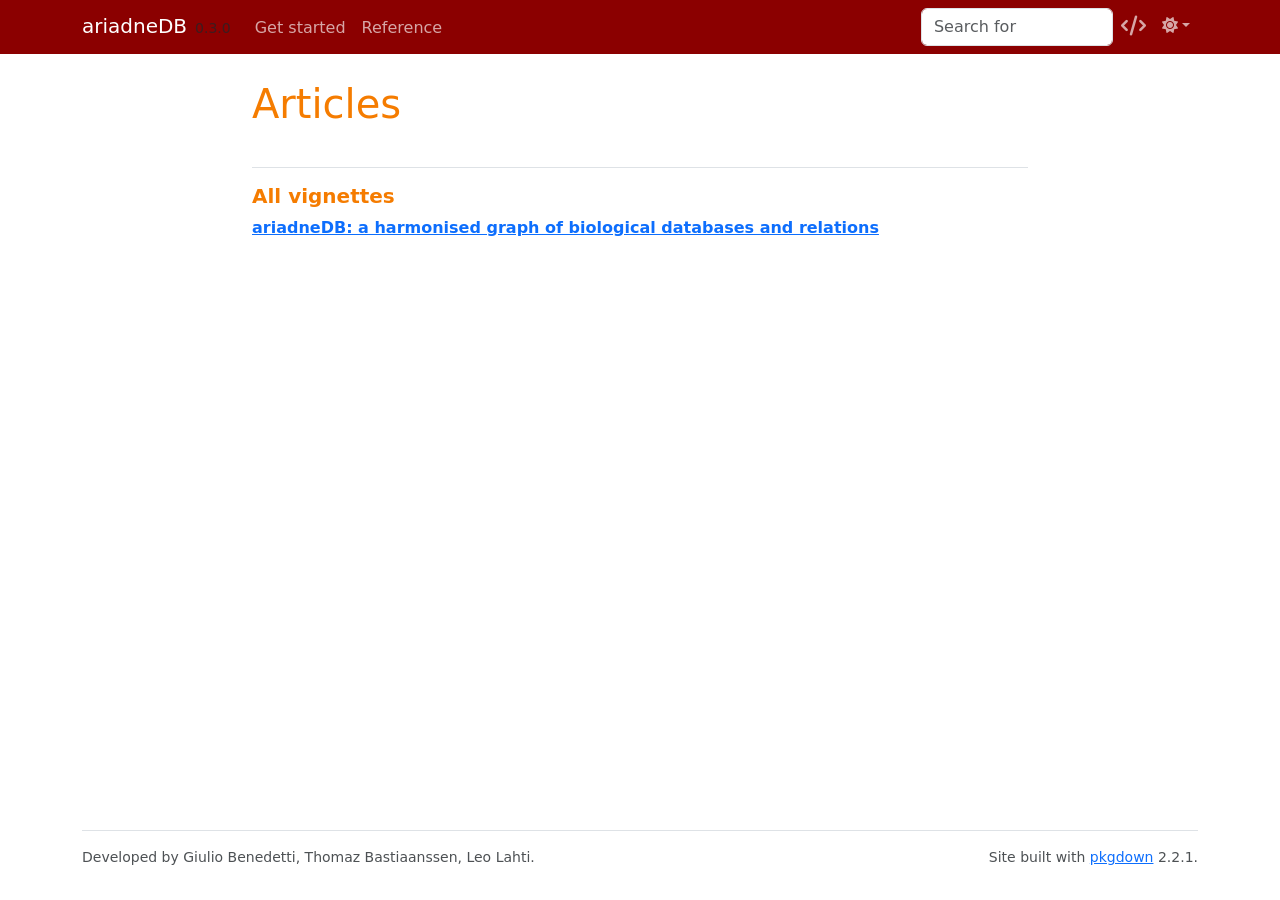
<file: articles/index.html>
<!DOCTYPE html>
<!-- Generated by pkgdown: do not edit by hand --><html lang="en"><head><meta http-equiv="Content-Type" content="text/html; charset=UTF-8"><meta charset="utf-8"><meta http-equiv="X-UA-Compatible" content="IE=edge"><meta name="viewport" content="width=device-width, initial-scale=1, shrink-to-fit=no"><title>Articles • ariadneDB</title><script src="../lightswitch.js"></script><script src="../deps/jquery-3.6.0/jquery-3.6.0.min.js"></script><meta name="viewport" content="width=device-width, initial-scale=1, shrink-to-fit=no"><link href="../deps/bootstrap-5.3.8/bootstrap.min.css" rel="stylesheet"><script src="../deps/bootstrap-5.3.8/bootstrap.bundle.min.js"></script><link href="../deps/font-awesome-6.5.2/css/all.min.css" rel="stylesheet"><link href="../deps/font-awesome-6.5.2/css/v4-shims.min.css" rel="stylesheet"><script src="../deps/headroom-0.11.0/headroom.min.js"></script><script src="../deps/headroom-0.11.0/jQuery.headroom.min.js"></script><script src="../deps/bootstrap-toc-1.0.1/bootstrap-toc.min.js"></script><script src="../deps/clipboard.js-2.0.11/clipboard.min.js"></script><script src="../deps/search-1.0.0/autocomplete.jquery.min.js"></script><script src="../deps/search-1.0.0/fuse.min.js"></script><script src="../deps/search-1.0.0/mark.min.js"></script><!-- pkgdown --><script src="../pkgdown.js"></script><link href="../extra.css" rel="stylesheet"><meta property="og:title" content="Articles"></head><body>
    <a href="#main" class="visually-hidden-focusable">Skip to contents</a>


    <nav class="navbar navbar-expand-lg fixed-top " aria-label="Site navigation"><div class="container">

    <a class="navbar-brand me-2" href="../index.html">ariadneDB</a>

    <small class="nav-text text-muted me-auto" data-bs-toggle="tooltip" data-bs-placement="bottom" title="">0.3.0</small>


    <button class="navbar-toggler" type="button" data-bs-toggle="collapse" data-bs-target="#navbar" aria-controls="navbar" aria-expanded="false" aria-label="Toggle navigation">
      <span class="navbar-toggler-icon"></span>
    </button>

    <div id="navbar" class="collapse navbar-collapse ms-3">
      <ul class="navbar-nav me-auto"><li class="nav-item"><a class="nav-link" href="../articles/ariadneDB.html">Get started</a></li>
<li class="nav-item"><a class="nav-link" href="../reference/index.html">Reference</a></li>
      </ul><ul class="navbar-nav"><li class="nav-item"><form class="form-inline" role="search">
 <input class="form-control" type="search" name="search-input" id="search-input" autocomplete="off" aria-label="Search site" placeholder="Search for" data-search-index="../search.json"></form></li>
<li class="nav-item"><a class="external-link nav-link" href="https://codeberg.org/Minotau-R/ariadneDB/" aria-label="Codeberg"><span class="fa fas fa-code fa-lg"></span></a></li>
<li class="nav-item dropdown">
  <button class="nav-link dropdown-toggle" type="button" id="dropdown-lightswitch" data-bs-toggle="dropdown" aria-expanded="false" aria-haspopup="true" aria-label="Light switch"><span class="fa fa-sun"></span></button>
  <ul class="dropdown-menu dropdown-menu-end" aria-labelledby="dropdown-lightswitch"><li><button class="dropdown-item" data-bs-theme-value="light"><span class="fa fa-sun"></span> Light</button></li>
    <li><button class="dropdown-item" data-bs-theme-value="dark"><span class="fa fa-moon"></span> Dark</button></li>
    <li><button class="dropdown-item" data-bs-theme-value="auto"><span class="fa fa-adjust"></span> Auto</button></li>
  </ul></li>
      </ul></div>


  </div>
</nav><div class="container template-article-index">
<div class="row">
  <main id="main" class="col-md-9"><div class="page-header">

      <h1>Articles</h1>
    </div>

    <div class="section ">
      <h3>All vignettes</h3>
      <div class="section-desc"></div>

      <dl><dt><a href="ariadneDB.html">ariadneDB: a harmonised graph of biological databases and relations</a></dt>
        <dd>
      </dd></dl></div>
  </main></div>


    <footer><div class="pkgdown-footer-left">
  <p>Developed by Giulio Benedetti, Thomaz Bastiaanssen, Leo Lahti.</p>
</div>

<div class="pkgdown-footer-right">
  <p>Site built with <a href="https://pkgdown.r-lib.org/" class="external-link">pkgdown</a> 2.2.1.</p>
</div>

    </footer></div>





  </body></html>
</file>
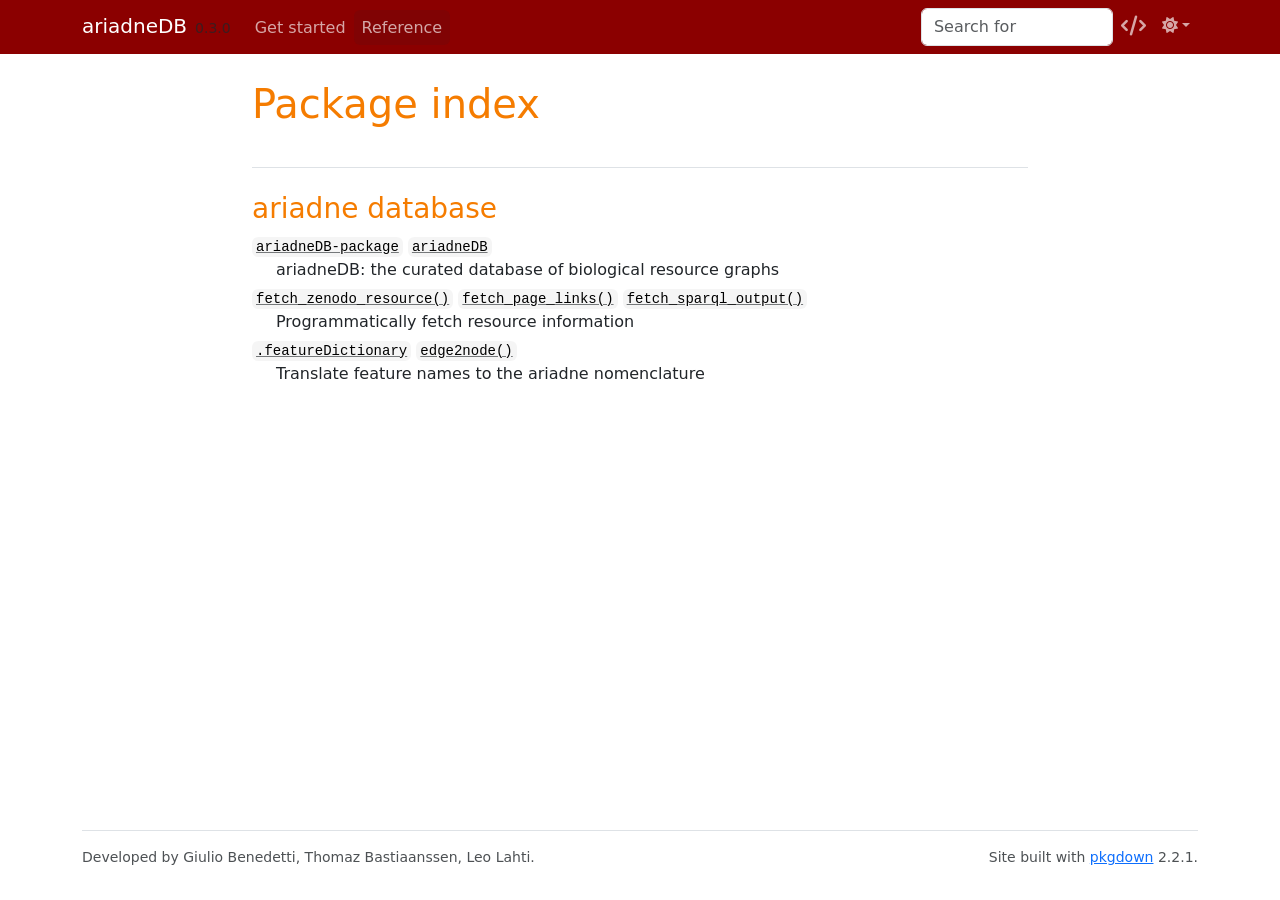
<file: reference/index.html>
<!DOCTYPE html>
<!-- Generated by pkgdown: do not edit by hand --><html lang="en"><head><meta http-equiv="Content-Type" content="text/html; charset=UTF-8"><meta charset="utf-8"><meta http-equiv="X-UA-Compatible" content="IE=edge"><meta name="viewport" content="width=device-width, initial-scale=1, shrink-to-fit=no"><title>Package index • ariadneDB</title><script src="../lightswitch.js"></script><script src="../deps/jquery-3.6.0/jquery-3.6.0.min.js"></script><meta name="viewport" content="width=device-width, initial-scale=1, shrink-to-fit=no"><link href="../deps/bootstrap-5.3.8/bootstrap.min.css" rel="stylesheet"><script src="../deps/bootstrap-5.3.8/bootstrap.bundle.min.js"></script><link href="../deps/font-awesome-6.5.2/css/all.min.css" rel="stylesheet"><link href="../deps/font-awesome-6.5.2/css/v4-shims.min.css" rel="stylesheet"><script src="../deps/headroom-0.11.0/headroom.min.js"></script><script src="../deps/headroom-0.11.0/jQuery.headroom.min.js"></script><script src="../deps/bootstrap-toc-1.0.1/bootstrap-toc.min.js"></script><script src="../deps/clipboard.js-2.0.11/clipboard.min.js"></script><script src="../deps/search-1.0.0/autocomplete.jquery.min.js"></script><script src="../deps/search-1.0.0/fuse.min.js"></script><script src="../deps/search-1.0.0/mark.min.js"></script><!-- pkgdown --><script src="../pkgdown.js"></script><link href="../extra.css" rel="stylesheet"><meta property="og:title" content="Package index"></head><body>
    <a href="#main" class="visually-hidden-focusable">Skip to contents</a>


    <nav class="navbar navbar-expand-lg fixed-top " aria-label="Site navigation"><div class="container">

    <a class="navbar-brand me-2" href="../index.html">ariadneDB</a>

    <small class="nav-text text-muted me-auto" data-bs-toggle="tooltip" data-bs-placement="bottom" title="">0.3.0</small>


    <button class="navbar-toggler" type="button" data-bs-toggle="collapse" data-bs-target="#navbar" aria-controls="navbar" aria-expanded="false" aria-label="Toggle navigation">
      <span class="navbar-toggler-icon"></span>
    </button>

    <div id="navbar" class="collapse navbar-collapse ms-3">
      <ul class="navbar-nav me-auto"><li class="nav-item"><a class="nav-link" href="../articles/ariadneDB.html">Get started</a></li>
<li class="active nav-item"><a class="nav-link" href="../reference/index.html">Reference</a></li>
      </ul><ul class="navbar-nav"><li class="nav-item"><form class="form-inline" role="search">
 <input class="form-control" type="search" name="search-input" id="search-input" autocomplete="off" aria-label="Search site" placeholder="Search for" data-search-index="../search.json"></form></li>
<li class="nav-item"><a class="external-link nav-link" href="https://codeberg.org/Minotau-R/ariadneDB/" aria-label="Codeberg"><span class="fa fas fa-code fa-lg"></span></a></li>
<li class="nav-item dropdown">
  <button class="nav-link dropdown-toggle" type="button" id="dropdown-lightswitch" data-bs-toggle="dropdown" aria-expanded="false" aria-haspopup="true" aria-label="Light switch"><span class="fa fa-sun"></span></button>
  <ul class="dropdown-menu dropdown-menu-end" aria-labelledby="dropdown-lightswitch"><li><button class="dropdown-item" data-bs-theme-value="light"><span class="fa fa-sun"></span> Light</button></li>
    <li><button class="dropdown-item" data-bs-theme-value="dark"><span class="fa fa-moon"></span> Dark</button></li>
    <li><button class="dropdown-item" data-bs-theme-value="auto"><span class="fa fa-adjust"></span> Auto</button></li>
  </ul></li>
      </ul></div>


  </div>
</nav><div class="container template-reference-index">
<div class="row">
  <main id="main" class="col-md-9"><div class="page-header">

      <h1>Package index</h1>
    </div>

    <div class="section level2">
      <h2 id="ariadne-database">ariadne database<a class="anchor" aria-label="anchor" href="#ariadne-database"></a></h2>



      <dl></dl></div><div class="section level2">




      <dl><dt>

          <code><a href="ariadneDB.html">ariadneDB-package</a></code> <code><a href="ariadneDB.html">ariadneDB</a></code>

        </dt>
        <dd>ariadneDB: the curated database of biological resource graphs</dd>

        <dt>

          <code><a href="fetch.html">fetch_zenodo_resource()</a></code> <code><a href="fetch.html">fetch_page_links()</a></code> <code><a href="fetch.html">fetch_sparql_output()</a></code>

        </dt>
        <dd>Programmatically fetch resource information</dd>

        <dt>

          <code><a href="translate.html">.featureDictionary</a></code> <code><a href="translate.html">edge2node()</a></code>

        </dt>
        <dd>Translate feature names to the ariadne nomenclature</dd>
      </dl></div>
  </main></div>


    <footer><div class="pkgdown-footer-left">
  <p>Developed by Giulio Benedetti, Thomaz Bastiaanssen, Leo Lahti.</p>
</div>

<div class="pkgdown-footer-right">
  <p>Site built with <a href="https://pkgdown.r-lib.org/" class="external-link">pkgdown</a> 2.2.1.</p>
</div>

    </footer></div>





  </body></html>
</file>
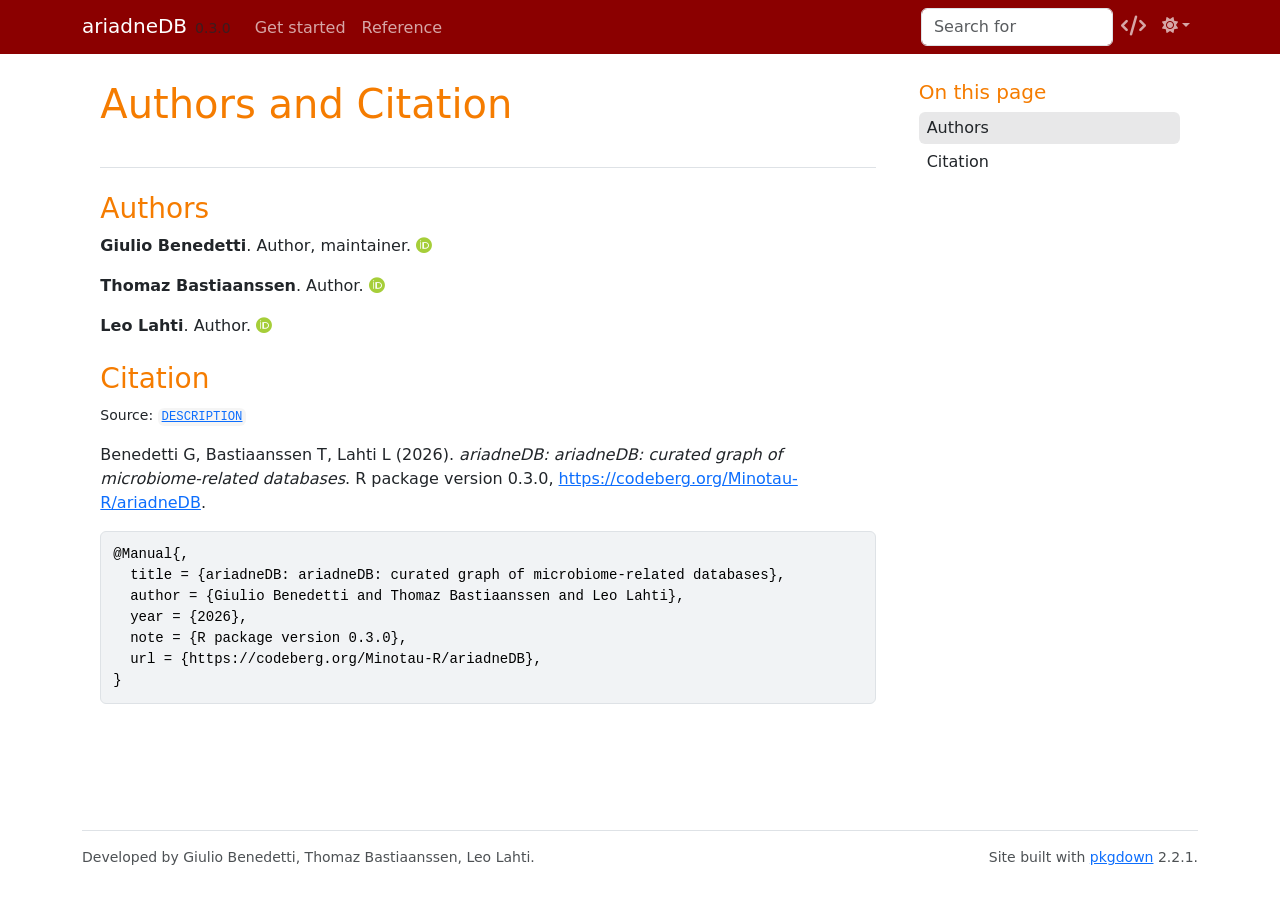
<file: authors.html>
<!DOCTYPE html>
<!-- Generated by pkgdown: do not edit by hand --><html lang="en"><head><meta http-equiv="Content-Type" content="text/html; charset=UTF-8"><meta charset="utf-8"><meta http-equiv="X-UA-Compatible" content="IE=edge"><meta name="viewport" content="width=device-width, initial-scale=1, shrink-to-fit=no"><title>Authors and Citation • ariadneDB</title><script src="lightswitch.js"></script><script src="deps/jquery-3.6.0/jquery-3.6.0.min.js"></script><meta name="viewport" content="width=device-width, initial-scale=1, shrink-to-fit=no"><link href="deps/bootstrap-5.3.8/bootstrap.min.css" rel="stylesheet"><script src="deps/bootstrap-5.3.8/bootstrap.bundle.min.js"></script><link href="deps/font-awesome-6.5.2/css/all.min.css" rel="stylesheet"><link href="deps/font-awesome-6.5.2/css/v4-shims.min.css" rel="stylesheet"><script src="deps/headroom-0.11.0/headroom.min.js"></script><script src="deps/headroom-0.11.0/jQuery.headroom.min.js"></script><script src="deps/bootstrap-toc-1.0.1/bootstrap-toc.min.js"></script><script src="deps/clipboard.js-2.0.11/clipboard.min.js"></script><script src="deps/search-1.0.0/autocomplete.jquery.min.js"></script><script src="deps/search-1.0.0/fuse.min.js"></script><script src="deps/search-1.0.0/mark.min.js"></script><!-- pkgdown --><script src="pkgdown.js"></script><link href="extra.css" rel="stylesheet"><meta property="og:title" content="Authors and Citation"></head><body>
    <a href="#main" class="visually-hidden-focusable">Skip to contents</a>


    <nav class="navbar navbar-expand-lg fixed-top " aria-label="Site navigation"><div class="container">

    <a class="navbar-brand me-2" href="index.html">ariadneDB</a>

    <small class="nav-text text-muted me-auto" data-bs-toggle="tooltip" data-bs-placement="bottom" title="">0.3.0</small>


    <button class="navbar-toggler" type="button" data-bs-toggle="collapse" data-bs-target="#navbar" aria-controls="navbar" aria-expanded="false" aria-label="Toggle navigation">
      <span class="navbar-toggler-icon"></span>
    </button>

    <div id="navbar" class="collapse navbar-collapse ms-3">
      <ul class="navbar-nav me-auto"><li class="nav-item"><a class="nav-link" href="articles/ariadneDB.html">Get started</a></li>
<li class="nav-item"><a class="nav-link" href="reference/index.html">Reference</a></li>
      </ul><ul class="navbar-nav"><li class="nav-item"><form class="form-inline" role="search">
 <input class="form-control" type="search" name="search-input" id="search-input" autocomplete="off" aria-label="Search site" placeholder="Search for" data-search-index="search.json"></form></li>
<li class="nav-item"><a class="external-link nav-link" href="https://codeberg.org/Minotau-R/ariadneDB/" aria-label="Codeberg"><span class="fa fas fa-code fa-lg"></span></a></li>
<li class="nav-item dropdown">
  <button class="nav-link dropdown-toggle" type="button" id="dropdown-lightswitch" data-bs-toggle="dropdown" aria-expanded="false" aria-haspopup="true" aria-label="Light switch"><span class="fa fa-sun"></span></button>
  <ul class="dropdown-menu dropdown-menu-end" aria-labelledby="dropdown-lightswitch"><li><button class="dropdown-item" data-bs-theme-value="light"><span class="fa fa-sun"></span> Light</button></li>
    <li><button class="dropdown-item" data-bs-theme-value="dark"><span class="fa fa-moon"></span> Dark</button></li>
    <li><button class="dropdown-item" data-bs-theme-value="auto"><span class="fa fa-adjust"></span> Auto</button></li>
  </ul></li>
      </ul></div>


  </div>
</nav><div class="container template-citation-authors">
<div class="row">
  <main id="main" class="col-md-9"><div class="page-header">

      <h1>Authors and Citation</h1>
    </div>

    <div class="section level2">
      <h2>Authors</h2>

      <ul class="list-unstyled"><li>
          <p><strong>Giulio Benedetti</strong>. Author, maintainer. <a href="https://orcid.org/0000-0002-8732-7692" target="orcid.widget" aria-label="ORCID" class="external-link"><span class="fab fa-orcid orcid" aria-hidden="true"></span></a>
          </p>
        </li>
        <li>
          <p><strong>Thomaz Bastiaanssen</strong>. Author. <a href="https://orcid.org/0000-0001-6891-734X" target="orcid.widget" aria-label="ORCID" class="external-link"><span class="fab fa-orcid orcid" aria-hidden="true"></span></a>
          </p>
        </li>
        <li>
          <p><strong>Leo Lahti</strong>. Author. <a href="https://orcid.org/0000-0001-5537-637X" target="orcid.widget" aria-label="ORCID" class="external-link"><span class="fab fa-orcid orcid" aria-hidden="true"></span></a>
          </p>
        </li>
      </ul></div>

    <div class="section level2">
      <h2 id="citation">Citation</h2>
      <p><small class="dont-index">Source: <a href="https://codeberg.org/Minotau-R/ariadneDB/src/branch/devel/DESCRIPTION" class="external-link"><code>DESCRIPTION</code></a></small></p>

      <p>Benedetti G, Bastiaanssen T, Lahti L (2026).
<em>ariadneDB: ariadneDB: curated graph of microbiome-related databases</em>.
R package version 0.3.0, <a href="https://codeberg.org/Minotau-R/ariadneDB" class="external-link">https://codeberg.org/Minotau-R/ariadneDB</a>.
</p>
      <pre>@Manual{,
  title = {ariadneDB: ariadneDB: curated graph of microbiome-related databases},
  author = {Giulio Benedetti and Thomaz Bastiaanssen and Leo Lahti},
  year = {2026},
  note = {R package version 0.3.0},
  url = {https://codeberg.org/Minotau-R/ariadneDB},
}</pre>
    </div>

  </main><aside class="col-md-3"><nav id="toc" aria-label="Table of contents"><h2>On this page</h2>
    </nav></aside></div>


    <footer><div class="pkgdown-footer-left">
  <p>Developed by Giulio Benedetti, Thomaz Bastiaanssen, Leo Lahti.</p>
</div>

<div class="pkgdown-footer-right">
  <p>Site built with <a href="https://pkgdown.r-lib.org/" class="external-link">pkgdown</a> 2.2.1.</p>
</div>

    </footer></div>





  </body></html>
</file>
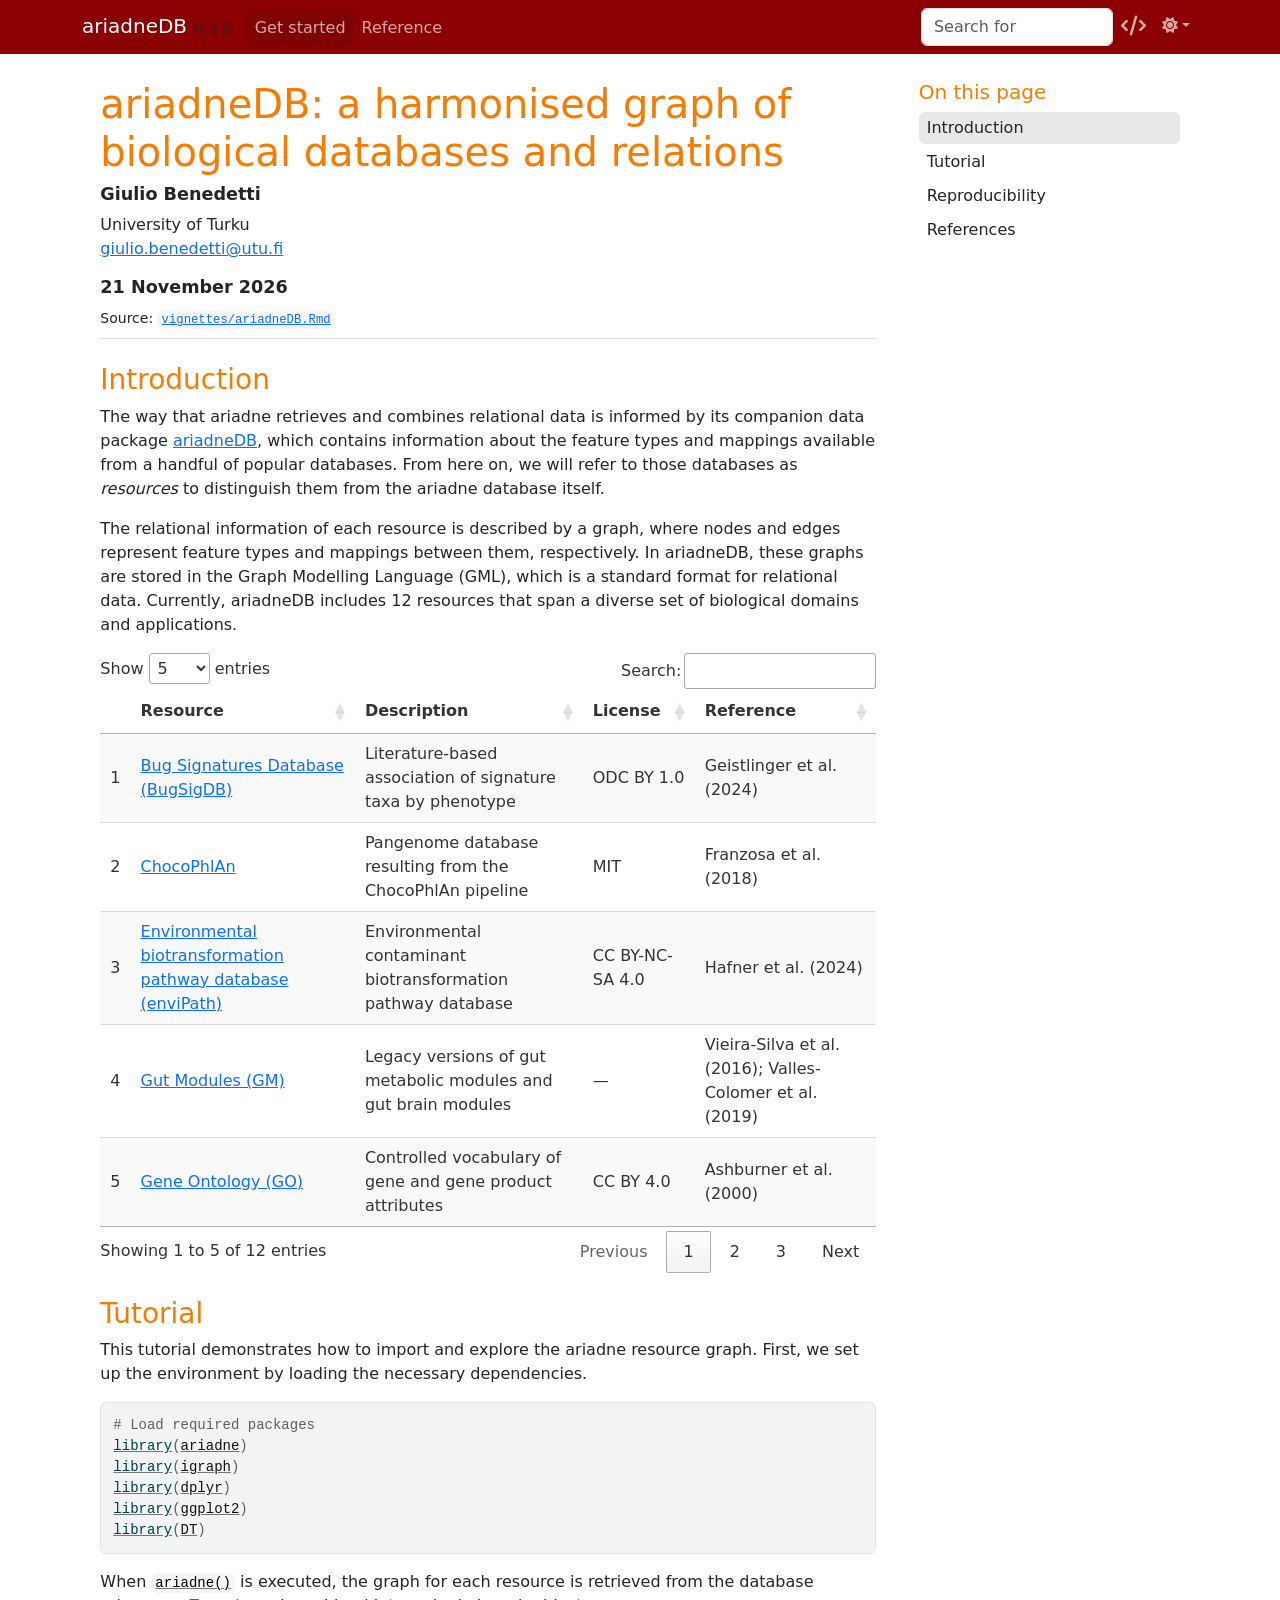
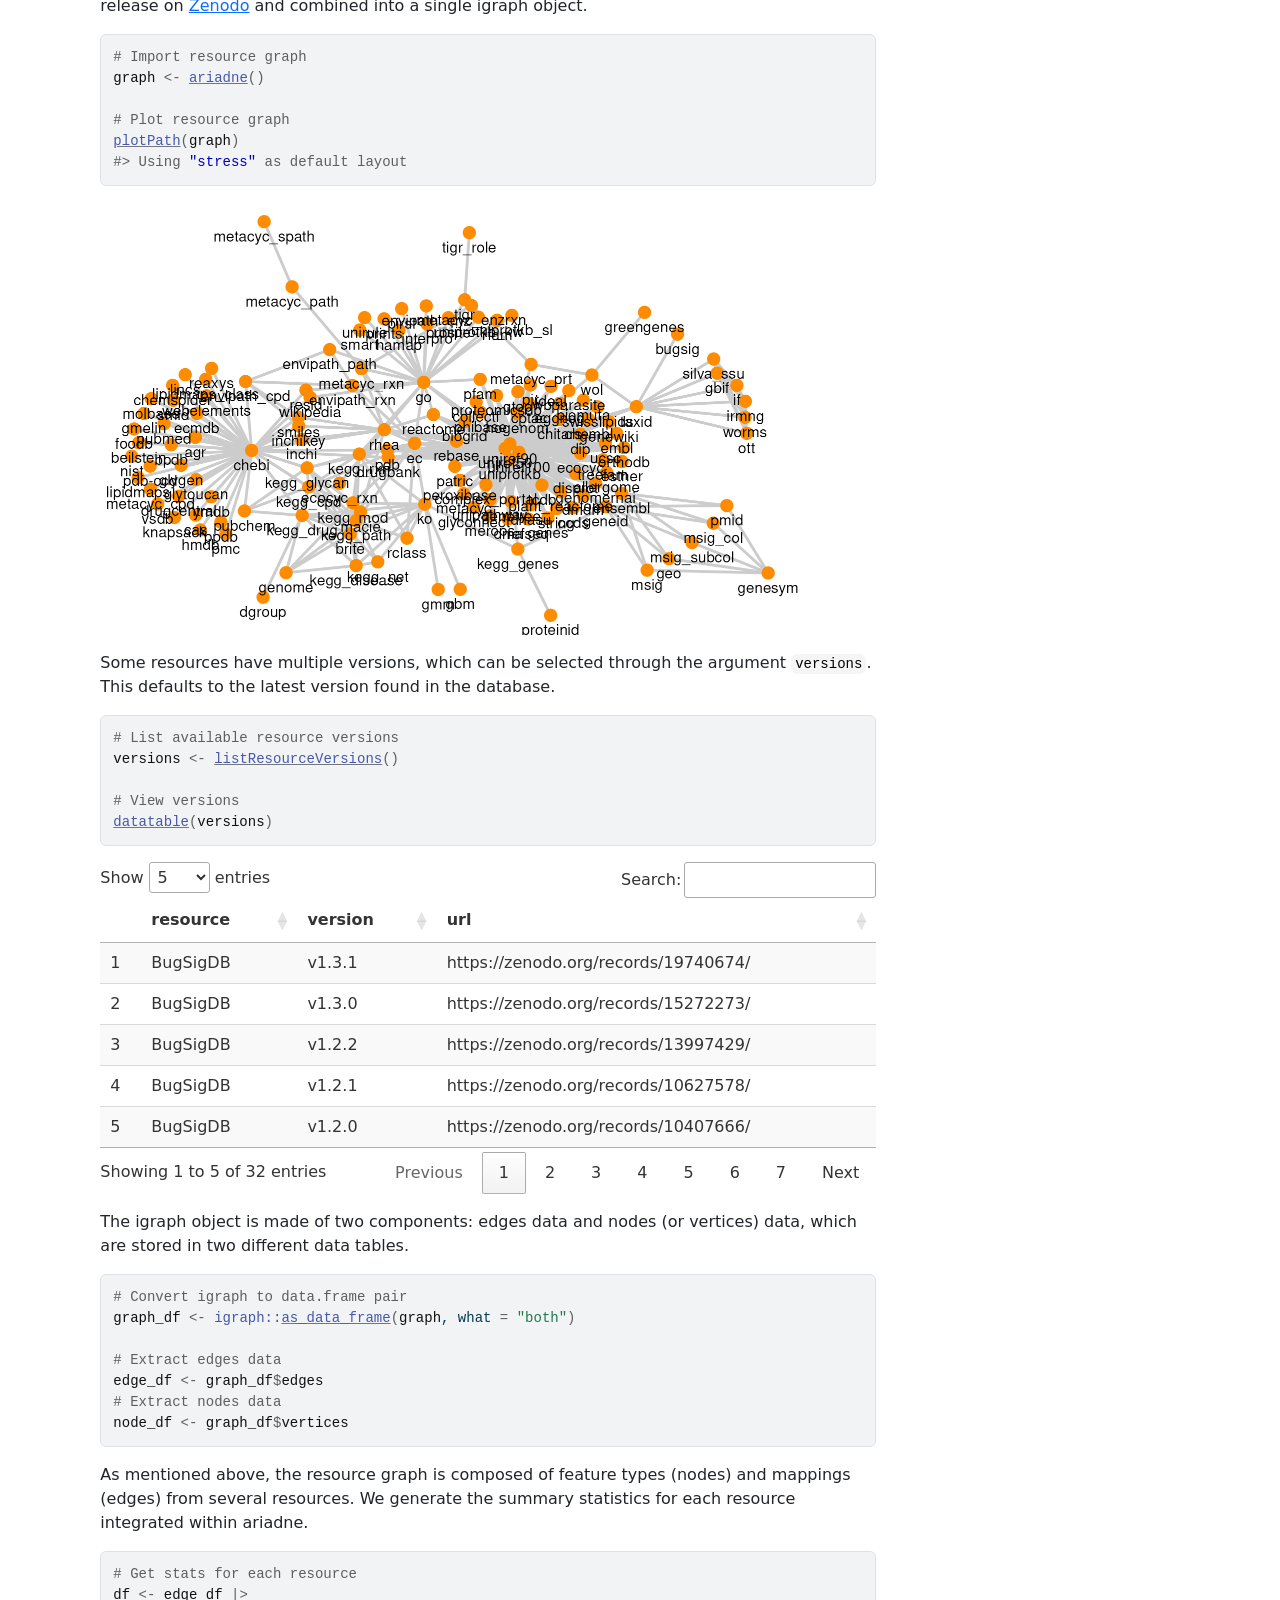
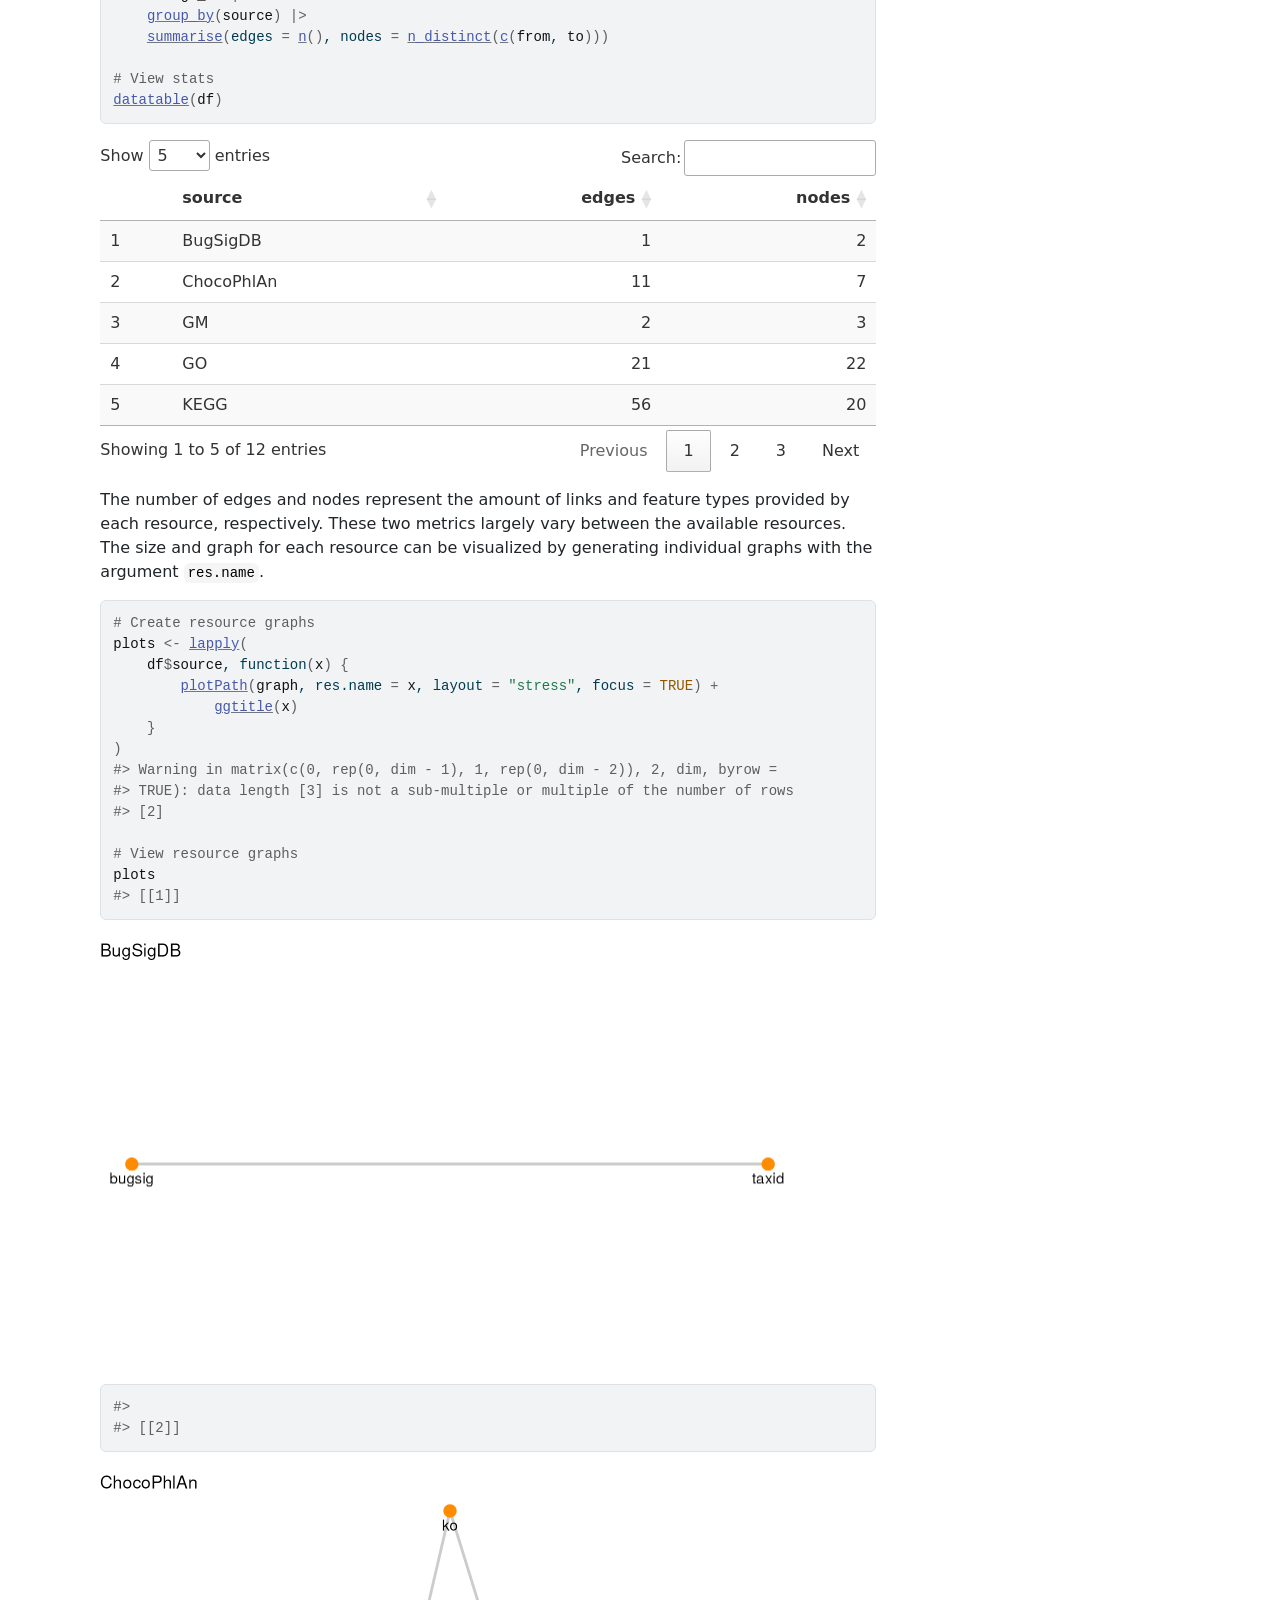
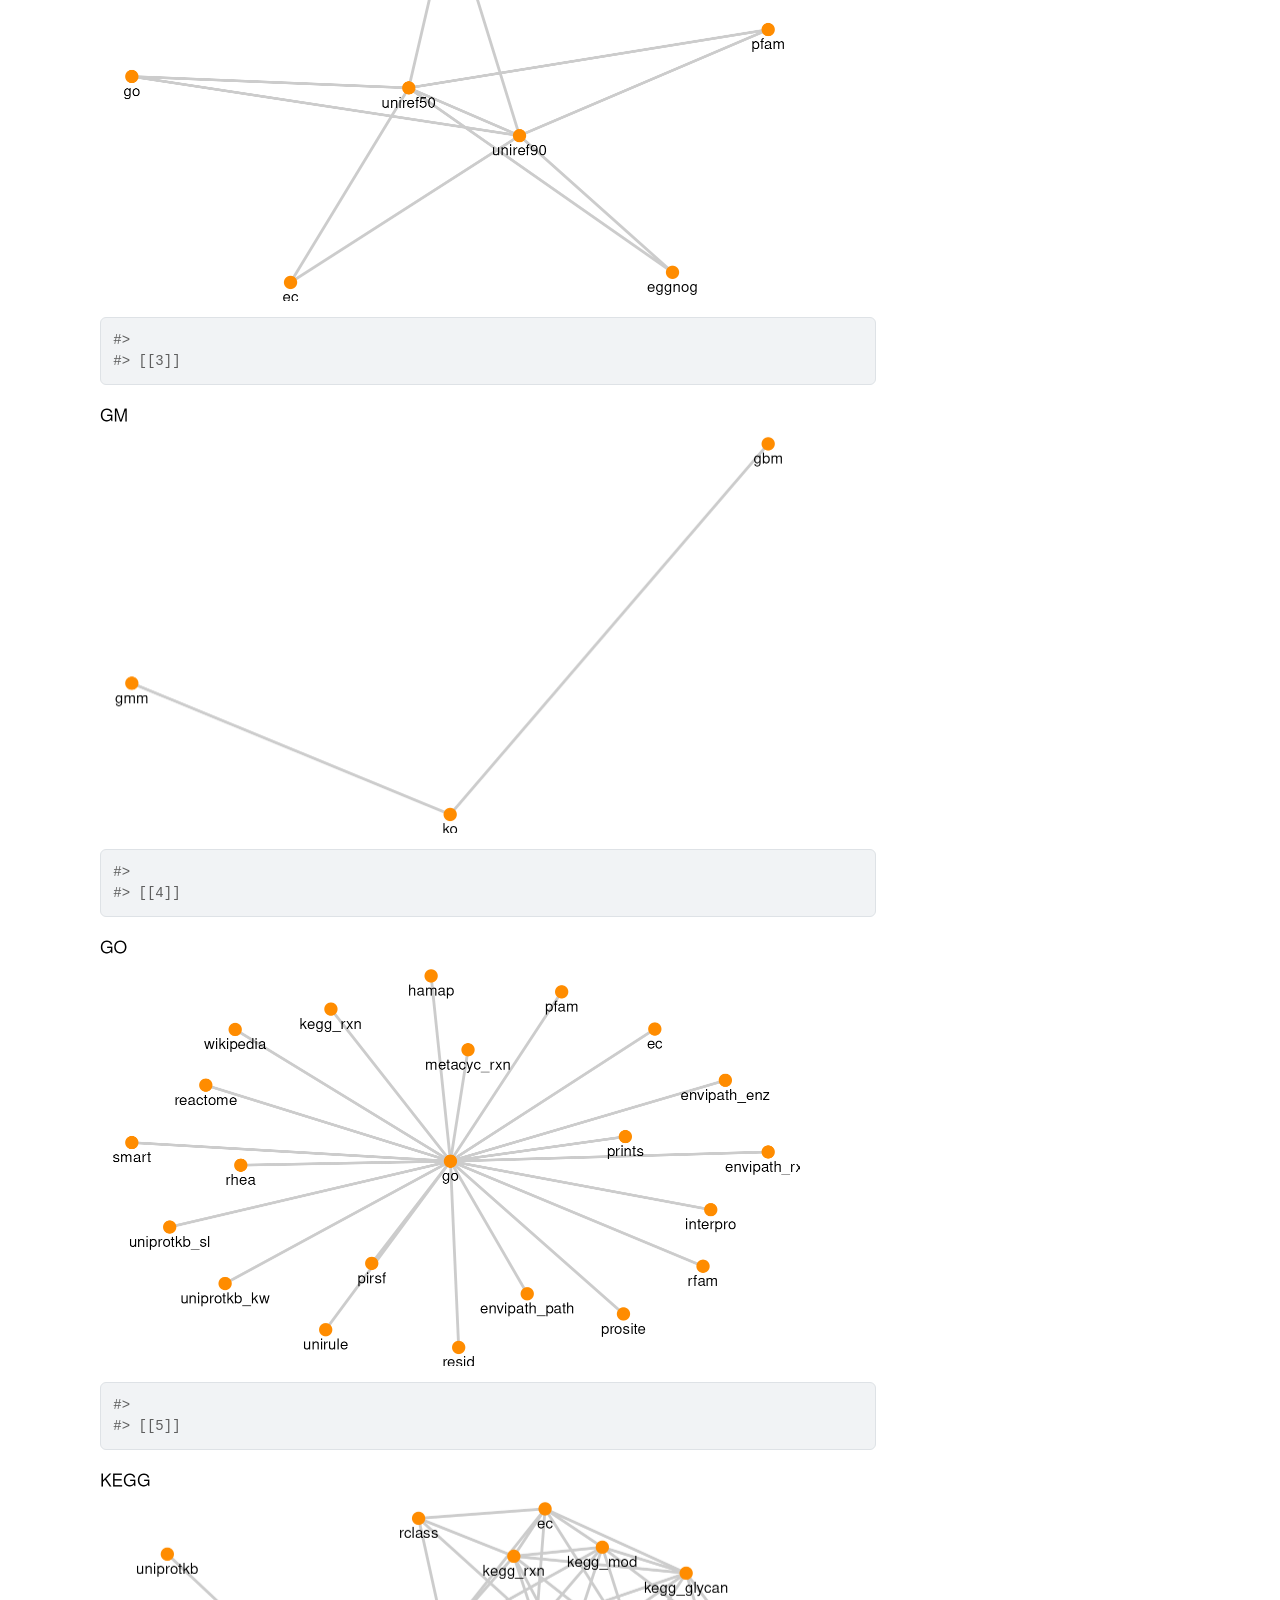
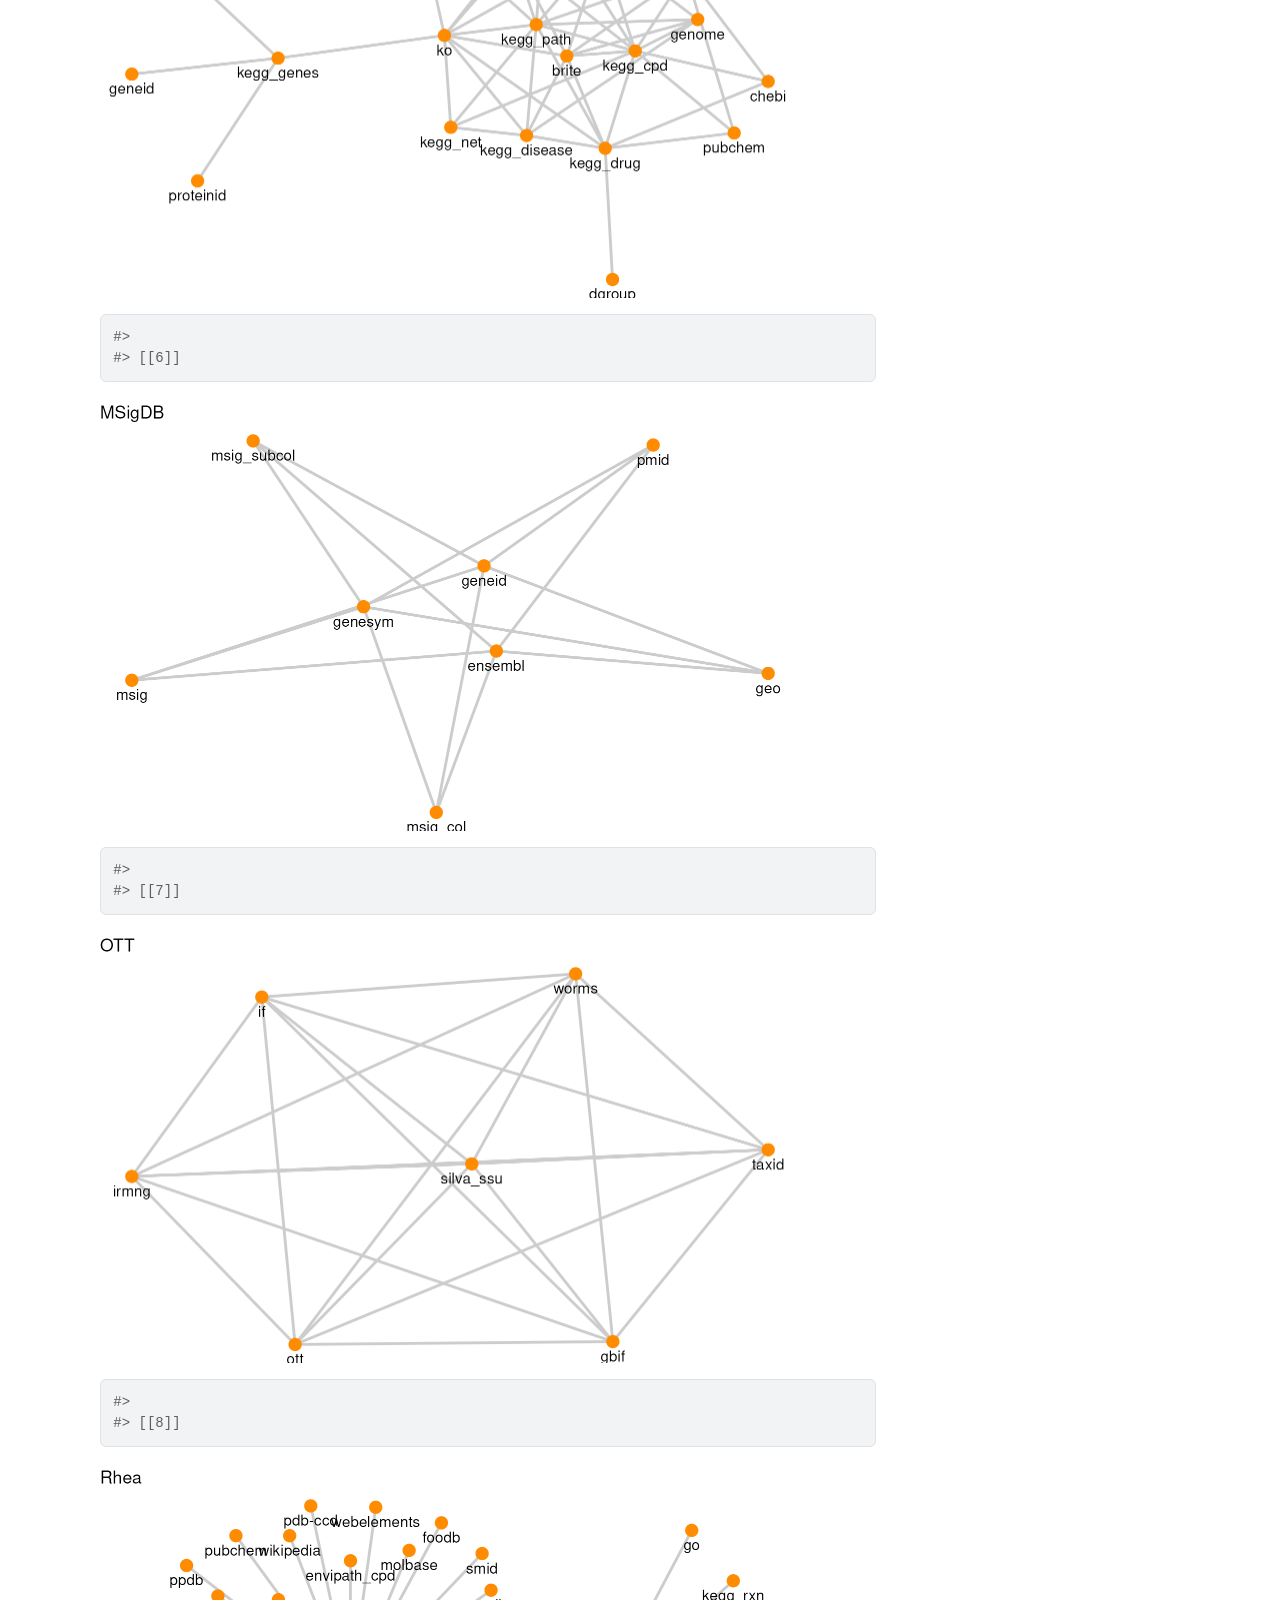
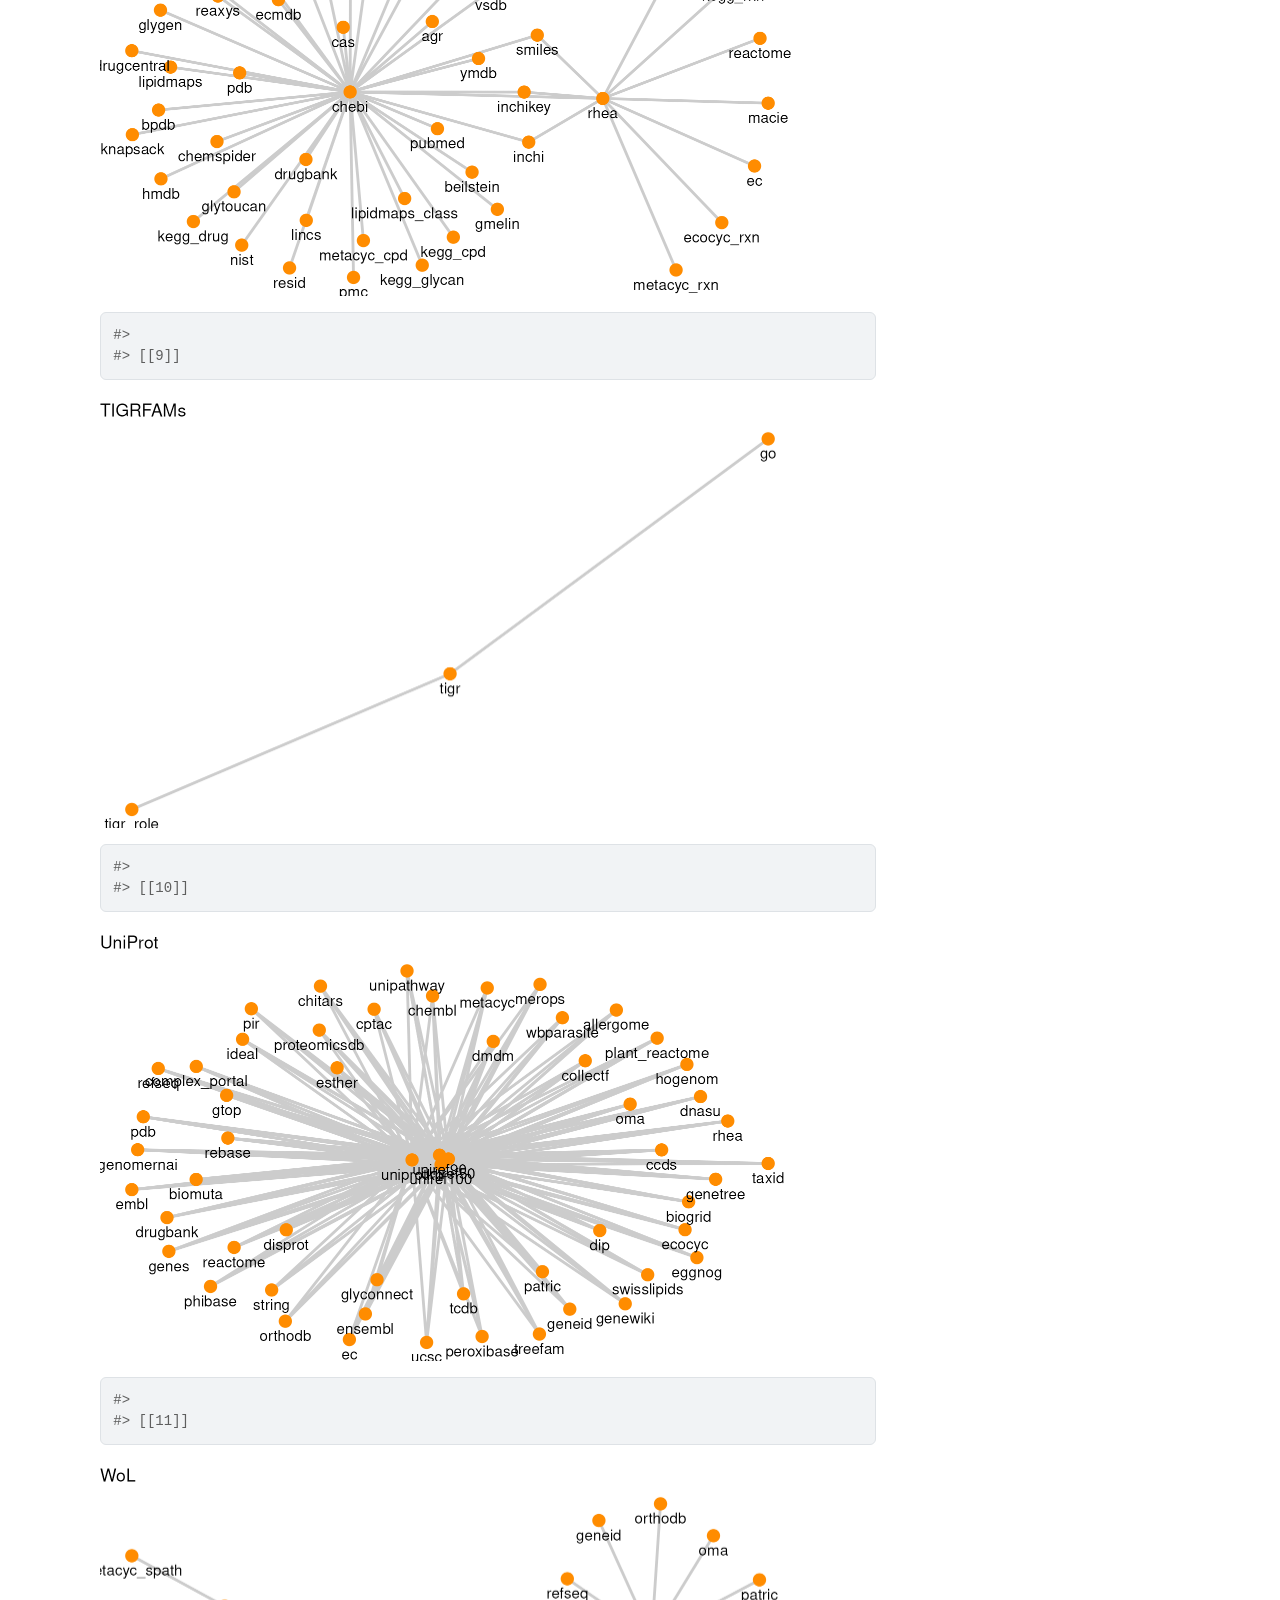
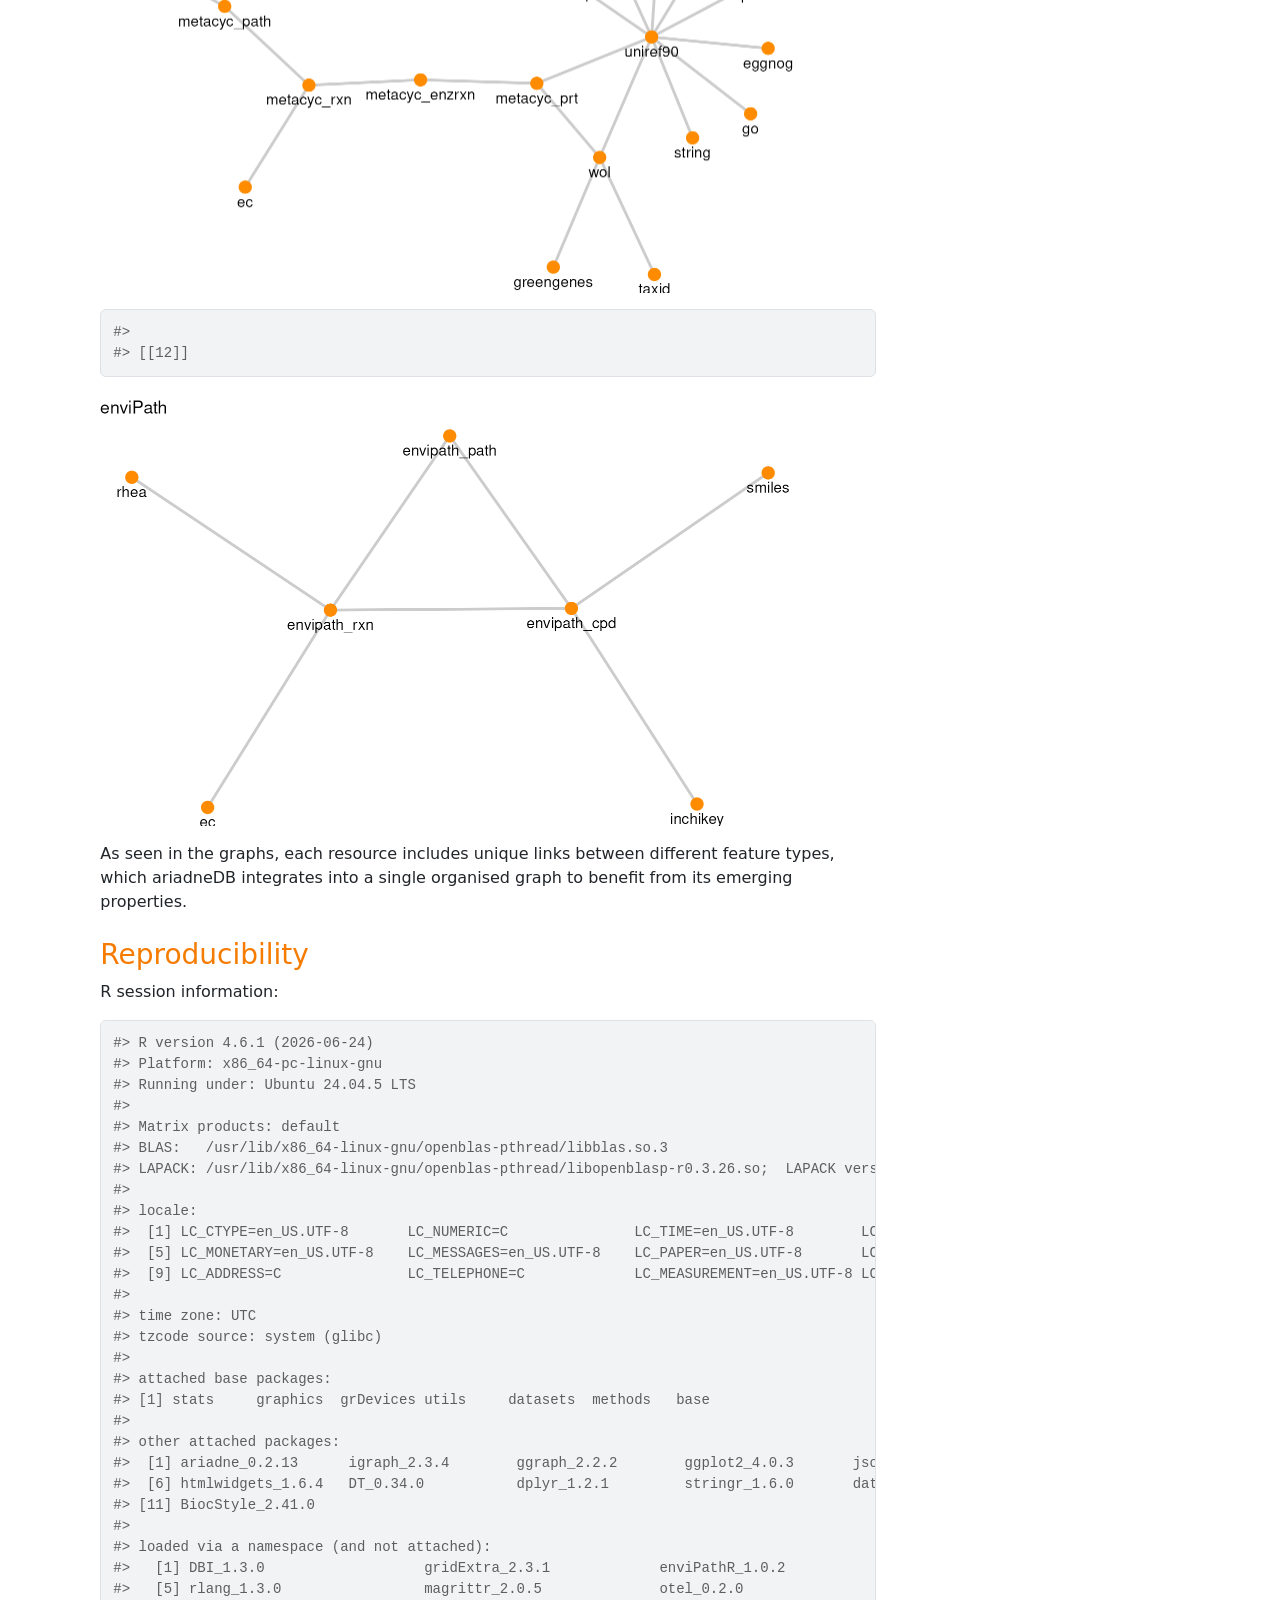
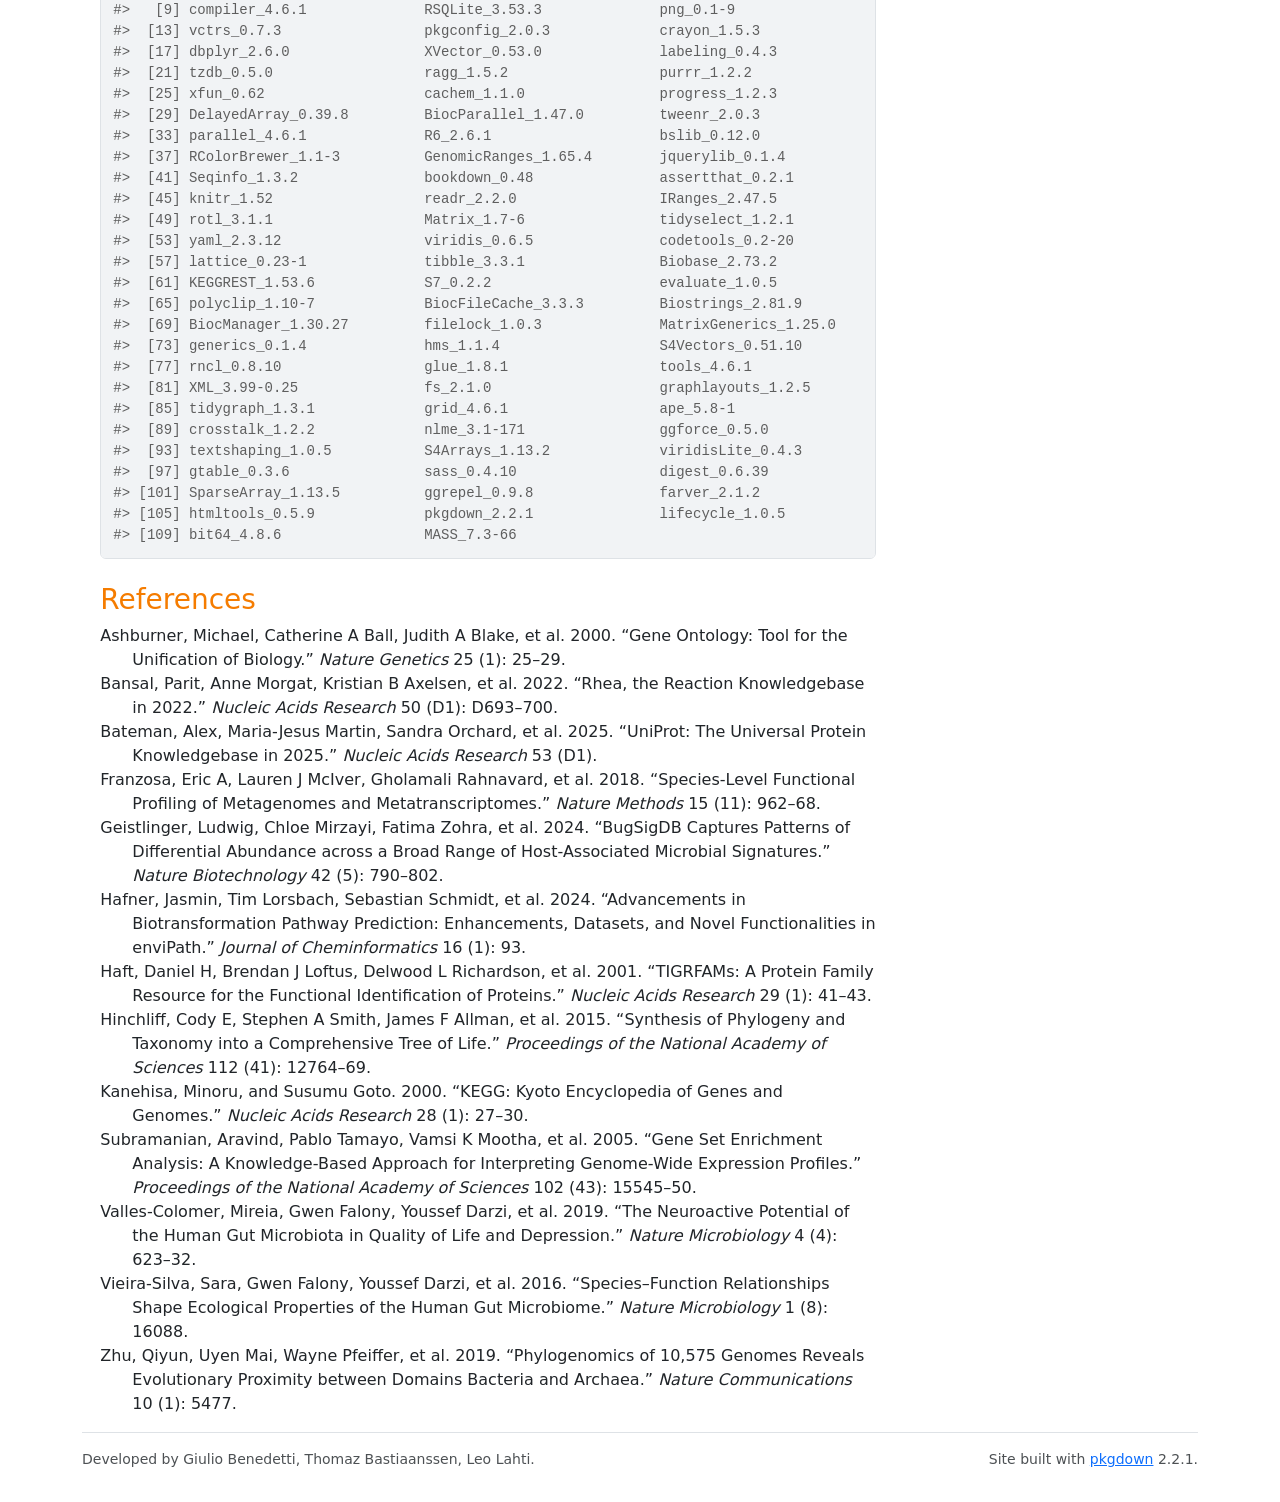
<file: articles/ariadneDB.html>
<!DOCTYPE html>
<!-- Generated by pkgdown: do not edit by hand --><html lang="en">
<head>
<meta http-equiv="Content-Type" content="text/html; charset=UTF-8">
<meta charset="utf-8">
<meta http-equiv="X-UA-Compatible" content="IE=edge">
<meta name="viewport" content="width=device-width, initial-scale=1, shrink-to-fit=no">
<title>ariadneDB: a harmonised graph of biological databases and relations • ariadneDB</title>
<script src="../lightswitch.js"></script><script src="../deps/jquery-3.6.0/jquery-3.6.0.min.js"></script><meta name="viewport" content="width=device-width, initial-scale=1, shrink-to-fit=no">
<link href="../deps/bootstrap-5.3.8/bootstrap.min.css" rel="stylesheet">
<script src="../deps/bootstrap-5.3.8/bootstrap.bundle.min.js"></script><link href="../deps/font-awesome-6.5.2/css/all.min.css" rel="stylesheet">
<link href="../deps/font-awesome-6.5.2/css/v4-shims.min.css" rel="stylesheet">
<script src="../deps/headroom-0.11.0/headroom.min.js"></script><script src="../deps/headroom-0.11.0/jQuery.headroom.min.js"></script><script src="../deps/bootstrap-toc-1.0.1/bootstrap-toc.min.js"></script><script src="../deps/clipboard.js-2.0.11/clipboard.min.js"></script><script src="../deps/search-1.0.0/autocomplete.jquery.min.js"></script><script src="../deps/search-1.0.0/fuse.min.js"></script><script src="../deps/search-1.0.0/mark.min.js"></script><!-- pkgdown --><script src="../pkgdown.js"></script><link href="../extra.css" rel="stylesheet">
<meta property="og:title" content="ariadneDB: a harmonised graph of biological databases and relations">
</head>
<body>
    <a href="#main" class="visually-hidden-focusable">Skip to contents</a>


    <nav class="navbar navbar-expand-lg fixed-top " aria-label="Site navigation"><div class="container">

    <a class="navbar-brand me-2" href="../index.html">ariadneDB</a>

    <small class="nav-text text-muted me-auto" data-bs-toggle="tooltip" data-bs-placement="bottom" title="">0.3.0</small>


    <button class="navbar-toggler" type="button" data-bs-toggle="collapse" data-bs-target="#navbar" aria-controls="navbar" aria-expanded="false" aria-label="Toggle navigation">
      <span class="navbar-toggler-icon"></span>
    </button>

    <div id="navbar" class="collapse navbar-collapse ms-3">
      <ul class="navbar-nav me-auto">
<li class="active nav-item"><a class="nav-link" href="../articles/ariadneDB.html">Get started</a></li>
<li class="nav-item"><a class="nav-link" href="../reference/index.html">Reference</a></li>
      </ul>
<ul class="navbar-nav">
<li class="nav-item"><form class="form-inline" role="search">
 <input class="form-control" type="search" name="search-input" id="search-input" autocomplete="off" aria-label="Search site" placeholder="Search for" data-search-index="../search.json">
</form></li>
<li class="nav-item"><a class="external-link nav-link" href="https://codeberg.org/Minotau-R/ariadneDB/" aria-label="Codeberg"><span class="fa fas fa-code fa-lg"></span></a></li>
<li class="nav-item dropdown">
  <button class="nav-link dropdown-toggle" type="button" id="dropdown-lightswitch" data-bs-toggle="dropdown" aria-expanded="false" aria-haspopup="true" aria-label="Light switch"><span class="fa fa-sun"></span></button>
  <ul class="dropdown-menu dropdown-menu-end" aria-labelledby="dropdown-lightswitch">
<li><button class="dropdown-item" data-bs-theme-value="light"><span class="fa fa-sun"></span> Light</button></li>
    <li><button class="dropdown-item" data-bs-theme-value="dark"><span class="fa fa-moon"></span> Dark</button></li>
    <li><button class="dropdown-item" data-bs-theme-value="auto"><span class="fa fa-adjust"></span> Auto</button></li>
  </ul>
</li>
      </ul>
</div>


  </div>
</nav><div class="container template-article">



<link href="ariadneDB_files/htmltools-fill-0.5.9/fill.css" rel="stylesheet">
<script src="ariadneDB_files/htmlwidgets-1.6.4/htmlwidgets.js"></script><link href="ariadneDB_files/datatables-css-0.0.0/datatables-crosstalk.css" rel="stylesheet">
<script src="ariadneDB_files/datatables-binding-0.34.0/datatables.js"></script><link href="ariadneDB_files/dt-core-1.13.6/css/jquery.dataTables.min.css" rel="stylesheet">
<link href="ariadneDB_files/dt-core-1.13.6/css/jquery.dataTables.extra.css" rel="stylesheet">
<script src="ariadneDB_files/dt-core-1.13.6/js/jquery.dataTables.min.js"></script><link href="ariadneDB_files/crosstalk-1.2.2/css/crosstalk.min.css" rel="stylesheet">
<script src="ariadneDB_files/crosstalk-1.2.2/js/crosstalk.min.js"></script><div class="row">
  <main id="main" class="col-md-9"><div class="page-header">

      <h1>ariadneDB: a harmonised graph of biological databases and relations</h1>
                        <h4 data-toc-skip class="author">Giulio
Benedetti</h4>
            <address class="author_afil">
      University of
Turku<br><a class="author_email" href="mailto:#"></a><a href="mailto:giulio.benedetti@utu.fi" class="email">giulio.benedetti@utu.fi</a>
      </address>
                  
            <h4 data-toc-skip class="date">21 November 2026</h4>
      
      <small class="dont-index">Source: <a href="https://codeberg.org/Minotau-R/ariadneDB/src/branch/devel/vignettes/ariadneDB.Rmd" class="external-link"><code>vignettes/ariadneDB.Rmd</code></a></small>
      <div class="d-none name"><code>ariadneDB.Rmd</code></div>
    </div>

    
    
<div class="section level2">
<h2 id="introduction">Introduction<a class="anchor" aria-label="anchor" href="#introduction"></a>
</h2>
<p>The way that ariadne retrieves and combines relational data is
informed by its companion data package <a href="https://github.com/Minotau-R/ariadneDB" class="external-link">ariadneDB</a>, which
contains information about the feature types and mappings available from
a handful of popular databases. From here on, we will refer to those
databases as <em>resources</em> to distinguish them from the ariadne
database itself.</p>
<p>The relational information of each resource is described by a graph,
where nodes and edges represent feature types and mappings between them,
respectively. In ariadneDB, these graphs are stored in the Graph
Modelling Language (GML), which is a standard format for relational
data. Currently, ariadneDB includes 12 resources that span a diverse set
of biological domains and applications.</p>
<div id="pandoc-cite-staging" style="display:none;">
<p><span id="cite-src-1"><span class="citation"><span class="nocase">Geistlinger et al.</span> (2024)</span></span> <span id="cite-src-2"><span class="citation"><span class="nocase">Franzosa et
al.</span> (2018)</span></span> <span id="cite-src-3"><span class="citation">Hafner et al. (2024)</span></span> <span id="cite-src-4"><span class="citation"><span class="nocase">Vieira-Silva
et al.</span> (2016)</span>; <span class="citation"><span class="nocase">Valles-Colomer et al.</span> (2019)</span></span> <span id="cite-src-5"><span class="citation"><span class="nocase">Ashburner et
al.</span> (2000)</span></span> <span id="cite-src-6"><span class="citation">Kanehisa and Goto (2000)</span></span> <span id="cite-src-7"><span class="citation"><span class="nocase">Subramanian
et al.</span> (2005)</span></span> <span id="cite-src-8"><span class="citation"><span class="nocase">Hinchliff et al.</span>
(2015)</span></span> <span id="cite-src-9"><span class="citation"><span class="nocase">Bansal et al.</span> (2022)</span></span> <span id="cite-src-10"><span class="citation">Haft et al. (2001)</span></span>
<span id="cite-src-11"><span class="citation"><span class="nocase">Bateman et al.</span> (2025)</span></span> <span id="cite-src-12"><span class="citation"><span class="nocase">Zhu et
al.</span> (2019)</span></span></p>
</div>
<div class="datatables html-widget html-fill-item" id="htmlwidget-ac96cb3ee4656e2e9ec3" style="width:100%;height:auto;"></div>
<script type="application/json" data-for="htmlwidget-ac96cb3ee4656e2e9ec3">{"x":{"filter":"none","vertical":false,"data":[["1","2","3","4","5","6","7","8","9","10","11","12"],["<a href=\"https://bugsigdb.org\" target=\"_blank\" rel=\"noopener\">Bug Signatures Database (BugSigDB)<\/a>","<a href=\"https://huttenhower.sph.harvard.edu/humann\" target=\"_blank\" rel=\"noopener\">ChocoPhlAn<\/a>","<a href=\"https://envipath.org\" target=\"_blank\" rel=\"noopener\">Environmental biotransformation pathway database (enviPath)<\/a>","<a href=\"https://code.raeslab.org\" target=\"_blank\" rel=\"noopener\">Gut Modules (GM)<\/a>","<a href=\"https://www.geneontology.org\" target=\"_blank\" rel=\"noopener\">Gene Ontology (GO)<\/a>","<a href=\"https://www.kegg.jp\" target=\"_blank\" rel=\"noopener\">Kyoto Encyclopedia of Genes and Genomes (KEGG)<\/a>","<a href=\"https://www.gsea-msigdb.org/gsea/msigdb\" target=\"_blank\" rel=\"noopener\">Molecular Signatures Database (MSigDB)<\/a>","<a href=\"https://opentreeoflife.github.io\" target=\"_blank\" rel=\"noopener\">Open Tree of Life Taxonomy (OTT)<\/a>","<a href=\"https://www.rhea-db.org\" target=\"_blank\" rel=\"noopener\">The reaction knowledgebase (Rhea)<\/a>","<a href=\"https://www.ncbi.nlm.nih.gov/refseq/annotation_prok/tigrfams\" target=\"_blank\" rel=\"noopener\">TIGRFAMs<\/a>","<a href=\"https://www.uniprot.org\" target=\"_blank\" rel=\"noopener\">Universal Protein Resource (UniProt)<\/a>","<a href=\"https://www.web-of-life.es\" target=\"_blank\" rel=\"noopener\">Web of Life (WoL)<\/a>"],["Literature-based association of signature taxa by phenotype","Pangenome database resulting from the ChocoPhlAn pipeline","Environmental contaminant biotransformation pathway database","Legacy versions of gut metabolic modules and gut brain modules","Controlled vocabulary of gene and gene product attributes","Metabolic pathway database linking ko and ec to reactions, pathways and organisms","Molecular Signatures Database of annotated gene sets","Synthetic tree of life constructed by combining public phylogenetic trees and taxonomic data","The reactome database","Protein family definitions for functional annotation","The proteome database","Biological network database"],["ODC BY 1.0","MIT","CC BY-NC-SA 4.0","—","CC BY 4.0","—","CC BY 4.0","CC0 1.0","CC BY 4.0","CC BY-SA 4.0","CC BY 4.0","—"],["@geistlinger2024bugsigdb","@franzosa2018species","@hafner2024envipath","@vieira2016species; @valles2019neuroactive","@ashburner2000gene","@kanehisa2000kegg","@subramanian2005gene","@hinchliff2015synthesis","@bansal2022rhea","@haft2001tigrfams","@bateman2025uniprot","@zhu2019phylogenomics"]],"container":"<table class=\"display\">\n  <thead>\n    <tr>\n      <th> <\/th>\n      <th>Resource<\/th>\n      <th>Description<\/th>\n      <th>License<\/th>\n      <th>Reference<\/th>\n    <\/tr>\n  <\/thead>\n<\/table>","options":{"pageLength":5,"drawCallback":"\n        function(settings) {\n            var api = this.api();\n            var map = [\"cite-src-1\",\"cite-src-2\",\"cite-src-3\",\"cite-src-4\",\"cite-src-5\",\"cite-src-6\",\"cite-src-7\",\"cite-src-8\",\"cite-src-9\",\"cite-src-10\",\"cite-src-11\",\"cite-src-12\"];\n            api.rows({page: 'current'}).nodes().each(function(rowNode, idx) {\n                var rowIdx = api.row(rowNode).index();\n                var srcId = map[rowIdx];\n                var renderedHtml = $('#' + srcId).html();\n                if (renderedHtml) {\n                    $('td', rowNode).eq(4).html(renderedHtml);\n                }\n           });\n        }\n    ","columnDefs":[{"orderable":false,"targets":0},{"name":" ","targets":0},{"name":"Resource","targets":1},{"name":"Description","targets":2},{"name":"License","targets":3},{"name":"Reference","targets":4}],"order":[],"autoWidth":false,"orderClasses":false,"lengthMenu":[5,10,25,50,100]}},"evals":["options.drawCallback"],"jsHooks":[]}</script>
</div>
<div class="section level2">
<h2 id="tutorial">Tutorial<a class="anchor" aria-label="anchor" href="#tutorial"></a>
</h2>
<p>This tutorial demonstrates how to import and explore the ariadne
resource graph. First, we set up the environment by loading the
necessary dependencies.</p>
<div class="sourceCode" id="cb1"><pre class="downlit sourceCode r">
<code class="sourceCode R"><span><span class="co"># Load required packages</span></span>
<span><span class="kw"><a href="https://rdrr.io/r/base/library.html" class="external-link">library</a></span><span class="op">(</span><span class="va"><a href="https://codeberg.org/Minotau-R/ariadne" class="external-link">ariadne</a></span><span class="op">)</span></span>
<span><span class="kw"><a href="https://rdrr.io/r/base/library.html" class="external-link">library</a></span><span class="op">(</span><span class="va"><a href="https://r.igraph.org/" class="external-link">igraph</a></span><span class="op">)</span></span>
<span><span class="kw"><a href="https://rdrr.io/r/base/library.html" class="external-link">library</a></span><span class="op">(</span><span class="va"><a href="https://dplyr.tidyverse.org" class="external-link">dplyr</a></span><span class="op">)</span></span>
<span><span class="kw"><a href="https://rdrr.io/r/base/library.html" class="external-link">library</a></span><span class="op">(</span><span class="va"><a href="https://ggplot2.tidyverse.org" class="external-link">ggplot2</a></span><span class="op">)</span></span>
<span><span class="kw"><a href="https://rdrr.io/r/base/library.html" class="external-link">library</a></span><span class="op">(</span><span class="va"><a href="https://github.com/rstudio/DT" class="external-link">DT</a></span><span class="op">)</span></span></code></pre></div>
<p>When <code><a href="https://minotau-r.github.io/ariadne/reference/ariadne.html" class="external-link">ariadne()</a></code> is executed, the graph for each resource
is retrieved from the database release on <a href="https://zenodo.org/records/18788725" class="external-link">Zenodo</a> and combined into
a single igraph object.</p>
<div class="sourceCode" id="cb2"><pre class="downlit sourceCode r">
<code class="sourceCode R"><span><span class="co"># Import resource graph</span></span>
<span><span class="va">graph</span> <span class="op">&lt;-</span> <span class="fu"><a href="https://minotau-r.github.io/ariadne/reference/ariadne.html" class="external-link">ariadne</a></span><span class="op">(</span><span class="op">)</span></span>
<span></span>
<span><span class="co"># Plot resource graph</span></span>
<span><span class="fu"><a href="https://minotau-r.github.io/ariadne/reference/plotPath.html" class="external-link">plotPath</a></span><span class="op">(</span><span class="va">graph</span><span class="op">)</span></span>
<span><span class="co">#&gt; Using <span style="color: #0000BB;">"stress"</span> as default layout</span></span></code></pre></div>
<p><img src="ariadneDB_files/figure-html/fetch-1.png" class="r-plt" alt="" width="700"></p>
<p>Some resources have multiple versions, which can be selected through
the argument <code>versions</code>. This defaults to the latest version
found in the database.</p>
<div class="sourceCode" id="cb3"><pre class="downlit sourceCode r">
<code class="sourceCode R"><span><span class="co"># List available resource versions</span></span>
<span><span class="va">versions</span> <span class="op">&lt;-</span> <span class="fu"><a href="https://minotau-r.github.io/ariadne/reference/listResourceVersions.html" class="external-link">listResourceVersions</a></span><span class="op">(</span><span class="op">)</span></span>
<span></span>
<span><span class="co"># View versions</span></span>
<span><span class="fu"><a href="https://rdrr.io/pkg/DT/man/datatable.html" class="external-link">datatable</a></span><span class="op">(</span><span class="va">versions</span><span class="op">)</span></span></code></pre></div>
<div class="datatables html-widget html-fill-item" id="htmlwidget-e5c8c404fe174e4c81bd" style="width:100%;height:auto;"></div>
<script type="application/json" data-for="htmlwidget-e5c8c404fe174e4c81bd">{"x":{"filter":"none","vertical":false,"data":[["1","2","3","4","5","6","7","8","9","10","11","12","13","14","15","16","17","18","19","20","21","22","23","24","25","26","27","28","29","30","31","32"],["BugSigDB","BugSigDB","BugSigDB","BugSigDB","BugSigDB","BugSigDB","BugSigDB","BugSigDB","BugSigDB","ChocoPhlAn","enviPath","GM","GO","GO","GO","GO","GO","GO","GO","GO","GO","GO","KEGG","MSigDB","MSigDB","MSigDB","OTT","Rhea","TIGRFAMs","UniProt","WoL","WoL"],["v1.3.1","v1.3.0","v1.2.2","v1.2.1","v1.2.0","v1.1.0","v1.0.2","v1.0.1","v1.0.0","v201901b","latest","v1","2026-08-05","2026-06-19","2026-05-19","2026-03-25","2026-01-23","2025-10-10","2025-07-22","2025-06-01","2025-03-16","2025-02-06","latest","2026.1","2025.1","2024.1","latest","latest","v15","latest","v2","v20April2021"],["https://zenodo.org/records/19740674/","https://zenodo.org/records/15272273/","https://zenodo.org/records/13997429/","https://zenodo.org/records/10627578/","https://zenodo.org/records/10407666/","https://zenodo.org/records/6468009/","https://zenodo.org/records/5904281/","https://zenodo.org/records/5819260/","https://zenodo.org/records/5606166/","https://zenodo.org/records/17100034/","https://envipath.org//","https://github.com/omixer/omixer-rpmR/raw/refs/heads/main/inst/extdata/","https://release.geneontology.org/2026-08-05/","https://release.geneontology.org/2026-06-19/","https://release.geneontology.org/2026-05-19/","https://release.geneontology.org/2026-03-25/","https://release.geneontology.org/2026-01-23/","https://release.geneontology.org/2025-10-10/","https://release.geneontology.org/2025-07-22/","https://release.geneontology.org/2025-06-01/","https://release.geneontology.org/2025-03-16/","https://release.geneontology.org/2025-02-06/","https://www.kegg.jp//","https://zenodo.org/records/18968178/","https://zenodo.org/records/15800824/","https://zenodo.org/records/15377497/","https://opentreeoflife.github.io//","https://www.rhea-db.org//","https://ftp.ncbi.nlm.nih.gov/release_15.0/","https://www.uniprot.org/","https://ftp.microbio.me/pub/wol2/","https://ftp.microbio.me/pub/wol-20April2021/"]],"container":"<table class=\"display\">\n  <thead>\n    <tr>\n      <th> <\/th>\n      <th>resource<\/th>\n      <th>version<\/th>\n      <th>url<\/th>\n    <\/tr>\n  <\/thead>\n<\/table>","options":{"pageLength":5,"columnDefs":[{"orderable":false,"targets":0},{"name":" ","targets":0},{"name":"resource","targets":1},{"name":"version","targets":2},{"name":"url","targets":3}],"order":[],"autoWidth":false,"orderClasses":false,"lengthMenu":[5,10,25,50,100]}},"evals":[],"jsHooks":[]}</script><p>The igraph object is made of two components: edges data and nodes (or
vertices) data, which are stored in two different data tables.</p>
<div class="sourceCode" id="cb4"><pre class="downlit sourceCode r">
<code class="sourceCode R"><span><span class="co"># Convert igraph to data.frame pair</span></span>
<span><span class="va">graph_df</span> <span class="op">&lt;-</span> <span class="fu">igraph</span><span class="fu">::</span><span class="fu"><a href="https://r.igraph.org/reference/graph_from_data_frame.html" class="external-link">as_data_frame</a></span><span class="op">(</span><span class="va">graph</span>, what <span class="op">=</span> <span class="st">"both"</span><span class="op">)</span></span>
<span></span>
<span><span class="co"># Extract edges data</span></span>
<span><span class="va">edge_df</span> <span class="op">&lt;-</span> <span class="va">graph_df</span><span class="op">$</span><span class="va">edges</span></span>
<span><span class="co"># Extract nodes data</span></span>
<span><span class="va">node_df</span> <span class="op">&lt;-</span> <span class="va">graph_df</span><span class="op">$</span><span class="va">vertices</span></span></code></pre></div>
<p>As mentioned above, the resource graph is composed of feature types
(nodes) and mappings (edges) from several resources. We generate the
summary statistics for each resource integrated within ariadne.</p>
<div class="sourceCode" id="cb5"><pre class="downlit sourceCode r">
<code class="sourceCode R"><span><span class="co"># Get stats for each resource</span></span>
<span><span class="va">df</span> <span class="op">&lt;-</span> <span class="va">edge_df</span> <span class="op">|&gt;</span></span>
<span>    <span class="fu"><a href="https://dplyr.tidyverse.org/reference/group_by.html" class="external-link">group_by</a></span><span class="op">(</span><span class="va">source</span><span class="op">)</span> <span class="op">|&gt;</span></span>
<span>    <span class="fu"><a href="https://dplyr.tidyverse.org/reference/summarise.html" class="external-link">summarise</a></span><span class="op">(</span>edges <span class="op">=</span> <span class="fu"><a href="https://dplyr.tidyverse.org/reference/context.html" class="external-link">n</a></span><span class="op">(</span><span class="op">)</span>, nodes <span class="op">=</span> <span class="fu"><a href="https://dplyr.tidyverse.org/reference/n_distinct.html" class="external-link">n_distinct</a></span><span class="op">(</span><span class="fu"><a href="https://rdrr.io/r/base/c.html" class="external-link">c</a></span><span class="op">(</span><span class="va">from</span>, <span class="va">to</span><span class="op">)</span><span class="op">)</span><span class="op">)</span></span>
<span></span>
<span><span class="co"># View stats</span></span>
<span><span class="fu"><a href="https://rdrr.io/pkg/DT/man/datatable.html" class="external-link">datatable</a></span><span class="op">(</span><span class="va">df</span><span class="op">)</span></span></code></pre></div>
<div class="datatables html-widget html-fill-item" id="htmlwidget-36aa3d2a04d42bbc2145" style="width:100%;height:auto;"></div>
<script type="application/json" data-for="htmlwidget-36aa3d2a04d42bbc2145">{"x":{"filter":"none","vertical":false,"data":[["1","2","3","4","5","6","7","8","9","10","11","12"],["BugSigDB","ChocoPhlAn","GM","GO","KEGG","MSigDB","OTT","Rhea","TIGRFAMs","UniProt","WoL","enviPath"],[1,11,2,21,56,15,21,52,2,210,18,7],[2,7,3,22,20,8,7,49,3,56,18,7]],"container":"<table class=\"display\">\n  <thead>\n    <tr>\n      <th> <\/th>\n      <th>source<\/th>\n      <th>edges<\/th>\n      <th>nodes<\/th>\n    <\/tr>\n  <\/thead>\n<\/table>","options":{"pageLength":5,"columnDefs":[{"className":"dt-right","targets":[2,3]},{"orderable":false,"targets":0},{"name":" ","targets":0},{"name":"source","targets":1},{"name":"edges","targets":2},{"name":"nodes","targets":3}],"order":[],"autoWidth":false,"orderClasses":false,"lengthMenu":[5,10,25,50,100]}},"evals":[],"jsHooks":[]}</script><p>The number of edges and nodes represent the amount of links and
feature types provided by each resource, respectively. These two metrics
largely vary between the available resources. The size and graph for
each resource can be visualized by generating individual graphs with the
argument <code>res.name</code>.</p>
<div class="sourceCode" id="cb6"><pre class="downlit sourceCode r">
<code class="sourceCode R"><span><span class="co"># Create resource graphs</span></span>
<span><span class="va">plots</span> <span class="op">&lt;-</span> <span class="fu"><a href="https://rdrr.io/r/base/lapply.html" class="external-link">lapply</a></span><span class="op">(</span></span>
<span>    <span class="va">df</span><span class="op">$</span><span class="va">source</span>, <span class="kw">function</span><span class="op">(</span><span class="va">x</span><span class="op">)</span> <span class="op">{</span></span>
<span>        <span class="fu"><a href="https://minotau-r.github.io/ariadne/reference/plotPath.html" class="external-link">plotPath</a></span><span class="op">(</span><span class="va">graph</span>, res.name <span class="op">=</span> <span class="va">x</span>, layout <span class="op">=</span> <span class="st">"stress"</span>, focus <span class="op">=</span> <span class="cn">TRUE</span><span class="op">)</span> <span class="op">+</span></span>
<span>            <span class="fu"><a href="https://ggplot2.tidyverse.org/reference/labs.html" class="external-link">ggtitle</a></span><span class="op">(</span><span class="va">x</span><span class="op">)</span></span>
<span>    <span class="op">}</span></span>
<span><span class="op">)</span></span>
<span><span class="co">#&gt; Warning in matrix(c(0, rep(0, dim - 1), 1, rep(0, dim - 2)), 2, dim, byrow =</span></span>
<span><span class="co">#&gt; TRUE): data length [3] is not a sub-multiple or multiple of the number of rows</span></span>
<span><span class="co">#&gt; [2]</span></span>
<span></span>
<span><span class="co"># View resource graphs</span></span>
<span><span class="va">plots</span></span>
<span><span class="co">#&gt; [[1]]</span></span></code></pre></div>
<p><img src="ariadneDB_files/figure-html/plot_graphs-1.png" class="r-plt" alt="" width="700"></p>
<pre><code><span><span class="co">#&gt; </span></span>
<span><span class="co">#&gt; [[2]]</span></span></code></pre>
<p><img src="ariadneDB_files/figure-html/plot_graphs-2.png" class="r-plt" alt="" width="700"></p>
<pre><code><span><span class="co">#&gt; </span></span>
<span><span class="co">#&gt; [[3]]</span></span></code></pre>
<p><img src="ariadneDB_files/figure-html/plot_graphs-3.png" class="r-plt" alt="" width="700"></p>
<pre><code><span><span class="co">#&gt; </span></span>
<span><span class="co">#&gt; [[4]]</span></span></code></pre>
<p><img src="ariadneDB_files/figure-html/plot_graphs-4.png" class="r-plt" alt="" width="700"></p>
<pre><code><span><span class="co">#&gt; </span></span>
<span><span class="co">#&gt; [[5]]</span></span></code></pre>
<p><img src="ariadneDB_files/figure-html/plot_graphs-5.png" class="r-plt" alt="" width="700"></p>
<pre><code><span><span class="co">#&gt; </span></span>
<span><span class="co">#&gt; [[6]]</span></span></code></pre>
<p><img src="ariadneDB_files/figure-html/plot_graphs-6.png" class="r-plt" alt="" width="700"></p>
<pre><code><span><span class="co">#&gt; </span></span>
<span><span class="co">#&gt; [[7]]</span></span></code></pre>
<p><img src="ariadneDB_files/figure-html/plot_graphs-7.png" class="r-plt" alt="" width="700"></p>
<pre><code><span><span class="co">#&gt; </span></span>
<span><span class="co">#&gt; [[8]]</span></span></code></pre>
<p><img src="ariadneDB_files/figure-html/plot_graphs-8.png" class="r-plt" alt="" width="700"></p>
<pre><code><span><span class="co">#&gt; </span></span>
<span><span class="co">#&gt; [[9]]</span></span></code></pre>
<p><img src="ariadneDB_files/figure-html/plot_graphs-9.png" class="r-plt" alt="" width="700"></p>
<pre><code><span><span class="co">#&gt; </span></span>
<span><span class="co">#&gt; [[10]]</span></span></code></pre>
<p><img src="ariadneDB_files/figure-html/plot_graphs-10.png" class="r-plt" alt="" width="700"></p>
<pre><code><span><span class="co">#&gt; </span></span>
<span><span class="co">#&gt; [[11]]</span></span></code></pre>
<p><img src="ariadneDB_files/figure-html/plot_graphs-11.png" class="r-plt" alt="" width="700"></p>
<pre><code><span><span class="co">#&gt; </span></span>
<span><span class="co">#&gt; [[12]]</span></span></code></pre>
<p><img src="ariadneDB_files/figure-html/plot_graphs-12.png" class="r-plt" alt="" width="700"></p>
<p>As seen in the graphs, each resource includes unique links between
different feature types, which ariadneDB integrates into a single
organised graph to benefit from its emerging properties.</p>
</div>
<div class="section level2">
<h2 id="reproducibility">Reproducibility<a class="anchor" aria-label="anchor" href="#reproducibility"></a>
</h2>
<p>R session information:</p>
<pre><code><span><span class="co">#&gt; R version 4.6.1 (2026-06-24)</span></span>
<span><span class="co">#&gt; Platform: x86_64-pc-linux-gnu</span></span>
<span><span class="co">#&gt; Running under: Ubuntu 24.04.5 LTS</span></span>
<span><span class="co">#&gt; </span></span>
<span><span class="co">#&gt; Matrix products: default</span></span>
<span><span class="co">#&gt; BLAS:   /usr/lib/x86_64-linux-gnu/openblas-pthread/libblas.so.3 </span></span>
<span><span class="co">#&gt; LAPACK: /usr/lib/x86_64-linux-gnu/openblas-pthread/libopenblasp-r0.3.26.so;  LAPACK version 3.12.0</span></span>
<span><span class="co">#&gt; </span></span>
<span><span class="co">#&gt; locale:</span></span>
<span><span class="co">#&gt;  [1] LC_CTYPE=en_US.UTF-8       LC_NUMERIC=C               LC_TIME=en_US.UTF-8        LC_COLLATE=en_US.UTF-8    </span></span>
<span><span class="co">#&gt;  [5] LC_MONETARY=en_US.UTF-8    LC_MESSAGES=en_US.UTF-8    LC_PAPER=en_US.UTF-8       LC_NAME=C                 </span></span>
<span><span class="co">#&gt;  [9] LC_ADDRESS=C               LC_TELEPHONE=C             LC_MEASUREMENT=en_US.UTF-8 LC_IDENTIFICATION=C       </span></span>
<span><span class="co">#&gt; </span></span>
<span><span class="co">#&gt; time zone: UTC</span></span>
<span><span class="co">#&gt; tzcode source: system (glibc)</span></span>
<span><span class="co">#&gt; </span></span>
<span><span class="co">#&gt; attached base packages:</span></span>
<span><span class="co">#&gt; [1] stats     graphics  grDevices utils     datasets  methods   base     </span></span>
<span><span class="co">#&gt; </span></span>
<span><span class="co">#&gt; other attached packages:</span></span>
<span><span class="co">#&gt;  [1] ariadne_0.2.13      igraph_2.3.4        ggraph_2.2.2        ggplot2_4.0.3       jsonlite_2.0.0     </span></span>
<span><span class="co">#&gt;  [6] htmlwidgets_1.6.4   DT_0.34.0           dplyr_1.2.1         stringr_1.6.0       data.table_1.18.6.1</span></span>
<span><span class="co">#&gt; [11] BiocStyle_2.41.0   </span></span>
<span><span class="co">#&gt; </span></span>
<span><span class="co">#&gt; loaded via a namespace (and not attached):</span></span>
<span><span class="co">#&gt;   [1] DBI_1.3.0                   gridExtra_2.3.1             enviPathR_1.0.2             httr2_1.3.0                </span></span>
<span><span class="co">#&gt;   [5] rlang_1.3.0                 magrittr_2.0.5              otel_0.2.0                  matrixStats_1.5.0          </span></span>
<span><span class="co">#&gt;   [9] compiler_4.6.1              RSQLite_3.53.3              png_0.1-9                   systemfonts_1.3.2          </span></span>
<span><span class="co">#&gt;  [13] vctrs_0.7.3                 pkgconfig_2.0.3             crayon_1.5.3                fastmap_1.2.0              </span></span>
<span><span class="co">#&gt;  [17] dbplyr_2.6.0                XVector_0.53.0              labeling_0.4.3              rmarkdown_2.32             </span></span>
<span><span class="co">#&gt;  [21] tzdb_0.5.0                  ragg_1.5.2                  purrr_1.2.2                 bit_4.6.0                  </span></span>
<span><span class="co">#&gt;  [25] xfun_0.62                   cachem_1.1.0                progress_1.2.3              blob_1.3.0                 </span></span>
<span><span class="co">#&gt;  [29] DelayedArray_0.39.8         BiocParallel_1.47.0         tweenr_2.0.3                prettyunits_1.2.0          </span></span>
<span><span class="co">#&gt;  [33] parallel_4.6.1              R6_2.6.1                    bslib_0.12.0                stringi_1.8.9              </span></span>
<span><span class="co">#&gt;  [37] RColorBrewer_1.1-3          GenomicRanges_1.65.4        jquerylib_0.1.4             Rcpp_1.1.2                 </span></span>
<span><span class="co">#&gt;  [41] Seqinfo_1.3.2               bookdown_0.48               assertthat_0.2.1            SummarizedExperiment_1.43.0</span></span>
<span><span class="co">#&gt;  [45] knitr_1.52                  readr_2.2.0                 IRanges_2.47.5              rentrez_1.2.4              </span></span>
<span><span class="co">#&gt;  [49] rotl_3.1.1                  Matrix_1.7-6                tidyselect_1.2.1            abind_1.4-8                </span></span>
<span><span class="co">#&gt;  [53] yaml_2.3.12                 viridis_0.6.5               codetools_0.2-20            curl_8.1.0                 </span></span>
<span><span class="co">#&gt;  [57] lattice_0.23-1              tibble_3.3.1                Biobase_2.73.2              withr_3.0.3                </span></span>
<span><span class="co">#&gt;  [61] KEGGREST_1.53.6             S7_0.2.2                    evaluate_1.0.5              desc_1.4.3                 </span></span>
<span><span class="co">#&gt;  [65] polyclip_1.10-7             BiocFileCache_3.3.3         Biostrings_2.81.9           pillar_1.11.1              </span></span>
<span><span class="co">#&gt;  [69] BiocManager_1.30.27         filelock_1.0.3              MatrixGenerics_1.25.0       stats4_4.6.1               </span></span>
<span><span class="co">#&gt;  [73] generics_0.1.4              hms_1.1.4                   S4Vectors_0.51.10           scales_1.4.0               </span></span>
<span><span class="co">#&gt;  [77] rncl_0.8.10                 glue_1.8.1                  tools_4.6.1                 forcats_1.0.1              </span></span>
<span><span class="co">#&gt;  [81] XML_3.99-0.25               fs_2.1.0                    graphlayouts_1.2.5          multifactor_0.1.3          </span></span>
<span><span class="co">#&gt;  [85] tidygraph_1.3.1             grid_4.6.1                  ape_5.8-1                   tidyr_1.3.2                </span></span>
<span><span class="co">#&gt;  [89] crosstalk_1.2.2             nlme_3.1-171                ggforce_0.5.0               cli_3.6.6                  </span></span>
<span><span class="co">#&gt;  [93] textshaping_1.0.5           S4Arrays_1.13.2             viridisLite_0.4.3           arrow_26.0.0               </span></span>
<span><span class="co">#&gt;  [97] gtable_0.3.6                sass_0.4.10                 digest_0.6.39               BiocGenerics_0.59.13       </span></span>
<span><span class="co">#&gt; [101] SparseArray_1.13.5          ggrepel_0.9.8               farver_2.1.2                memoise_2.0.1              </span></span>
<span><span class="co">#&gt; [105] htmltools_0.5.9             pkgdown_2.2.1               lifecycle_1.0.5             httr_1.4.9                 </span></span>
<span><span class="co">#&gt; [109] bit64_4.8.6                 MASS_7.3-66</span></span></code></pre>
</div>
<div class="section level2">
<h2 class="unnumbered" id="references">References<a class="anchor" aria-label="anchor" href="#references"></a>
</h2>
<div id="refs" class="references csl-bib-body hanging-indent">
<div id="ref-ashburner2000gene" class="csl-entry">
<span class="nocase">Ashburner, Michael, Catherine A Ball, Judith A
Blake, et al.</span> 2000. <span>“Gene Ontology: Tool for the
Unification of Biology.”</span> <em>Nature Genetics</em> 25 (1): 25–29.
</div>
<div id="ref-bansal2022rhea" class="csl-entry">
<span class="nocase">Bansal, Parit, Anne Morgat, Kristian B Axelsen, et
al.</span> 2022. <span>“Rhea, the Reaction Knowledgebase in
2022.”</span> <em>Nucleic Acids Research</em> 50 (D1): D693–700.
</div>
<div id="ref-bateman2025uniprot" class="csl-entry">
<span class="nocase">Bateman, Alex, Maria-Jesus Martin, Sandra Orchard,
et al.</span> 2025. <span>“UniProt: The Universal Protein Knowledgebase
in 2025.”</span> <em>Nucleic Acids Research</em> 53 (D1).
</div>
<div id="ref-franzosa2018species" class="csl-entry">
<span class="nocase">Franzosa, Eric A, Lauren J McIver, Gholamali
Rahnavard, et al.</span> 2018. <span>“Species-Level Functional Profiling
of Metagenomes and Metatranscriptomes.”</span> <em>Nature Methods</em>
15 (11): 962–68.
</div>
<div id="ref-geistlinger2024bugsigdb" class="csl-entry">
<span class="nocase">Geistlinger, Ludwig, Chloe Mirzayi, Fatima Zohra,
et al.</span> 2024. <span>“BugSigDB Captures Patterns of Differential
Abundance across a Broad Range of Host-Associated Microbial
Signatures.”</span> <em>Nature Biotechnology</em> 42 (5): 790–802.
</div>
<div id="ref-hafner2024envipath" class="csl-entry">
Hafner, Jasmin, Tim Lorsbach, Sebastian Schmidt, et al. 2024.
<span>“Advancements in Biotransformation Pathway Prediction:
Enhancements, Datasets, and Novel Functionalities in enviPath.”</span>
<em>Journal of Cheminformatics</em> 16 (1): 93.
</div>
<div id="ref-haft2001tigrfams" class="csl-entry">
Haft, Daniel H, Brendan J Loftus, Delwood L Richardson, et al. 2001.
<span>“TIGRFAMs: A Protein Family Resource for the Functional
Identification of Proteins.”</span> <em>Nucleic Acids Research</em> 29
(1): 41–43.
</div>
<div id="ref-hinchliff2015synthesis" class="csl-entry">
<span class="nocase">Hinchliff, Cody E, Stephen A Smith, James F Allman,
et al.</span> 2015. <span>“Synthesis of Phylogeny and Taxonomy into a
Comprehensive Tree of Life.”</span> <em>Proceedings of the National
Academy of Sciences</em> 112 (41): 12764–69.
</div>
<div id="ref-kanehisa2000kegg" class="csl-entry">
Kanehisa, Minoru, and Susumu Goto. 2000. <span>“KEGG: Kyoto Encyclopedia
of Genes and Genomes.”</span> <em>Nucleic Acids Research</em> 28 (1):
27–30.
</div>
<div id="ref-subramanian2005gene" class="csl-entry">
<span class="nocase">Subramanian, Aravind, Pablo Tamayo, Vamsi K Mootha,
et al.</span> 2005. <span>“Gene Set Enrichment Analysis: A
Knowledge-Based Approach for Interpreting Genome-Wide Expression
Profiles.”</span> <em>Proceedings of the National Academy of
Sciences</em> 102 (43): 15545–50.
</div>
<div id="ref-valles2019neuroactive" class="csl-entry">
<span class="nocase">Valles-Colomer, Mireia, Gwen Falony, Youssef Darzi,
et al.</span> 2019. <span>“The Neuroactive Potential of the Human Gut
Microbiota in Quality of Life and Depression.”</span> <em>Nature
Microbiology</em> 4 (4): 623–32.
</div>
<div id="ref-vieira2016species" class="csl-entry">
<span class="nocase">Vieira-Silva, Sara, Gwen Falony, Youssef Darzi, et
al.</span> 2016. <span>“Species–Function Relationships Shape Ecological
Properties of the Human Gut Microbiome.”</span> <em>Nature
Microbiology</em> 1 (8): 16088.
</div>
<div id="ref-zhu2019phylogenomics" class="csl-entry">
<span class="nocase">Zhu, Qiyun, Uyen Mai, Wayne Pfeiffer, et al.</span>
2019. <span>“Phylogenomics of 10,575 Genomes Reveals Evolutionary
Proximity between Domains Bacteria and Archaea.”</span> <em>Nature
Communications</em> 10 (1): 5477.
</div>
</div>
</div>
  </main><aside class="col-md-3"><nav id="toc" aria-label="Table of contents"><h2>On this page</h2>
    </nav></aside>
</div>



    <footer><div class="pkgdown-footer-left">
  <p>Developed by Giulio Benedetti, Thomaz Bastiaanssen, Leo Lahti.</p>
</div>

<div class="pkgdown-footer-right">
  <p>Site built with <a href="https://pkgdown.r-lib.org/" class="external-link">pkgdown</a> 2.2.1.</p>
</div>

    </footer>
</div>





  </body>
</html>
</file>
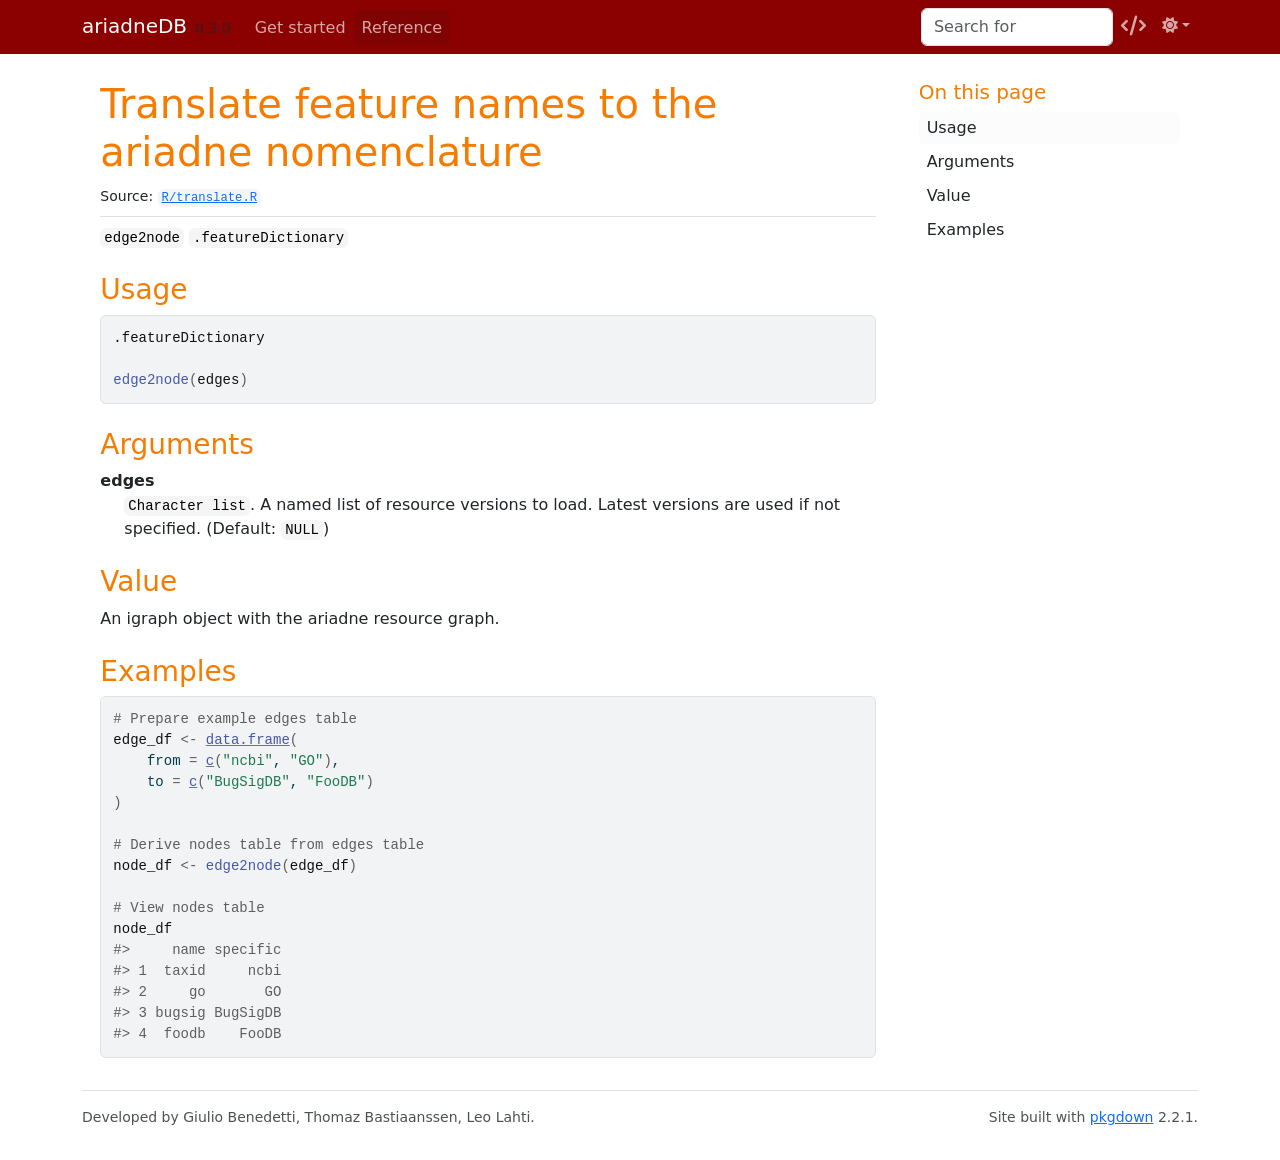
<file: reference/.featureDictionary.html>
<html>
  <head>
    <meta http-equiv="refresh" content="0;URL=https://minotau-r.github.io/ariadneDB/reference/translate.html" />
    <meta name="robots" content="noindex">
    <link rel="canonical" href="https://minotau-r.github.io/ariadneDB/reference/translate.html">
  </head>
</html>
</file>
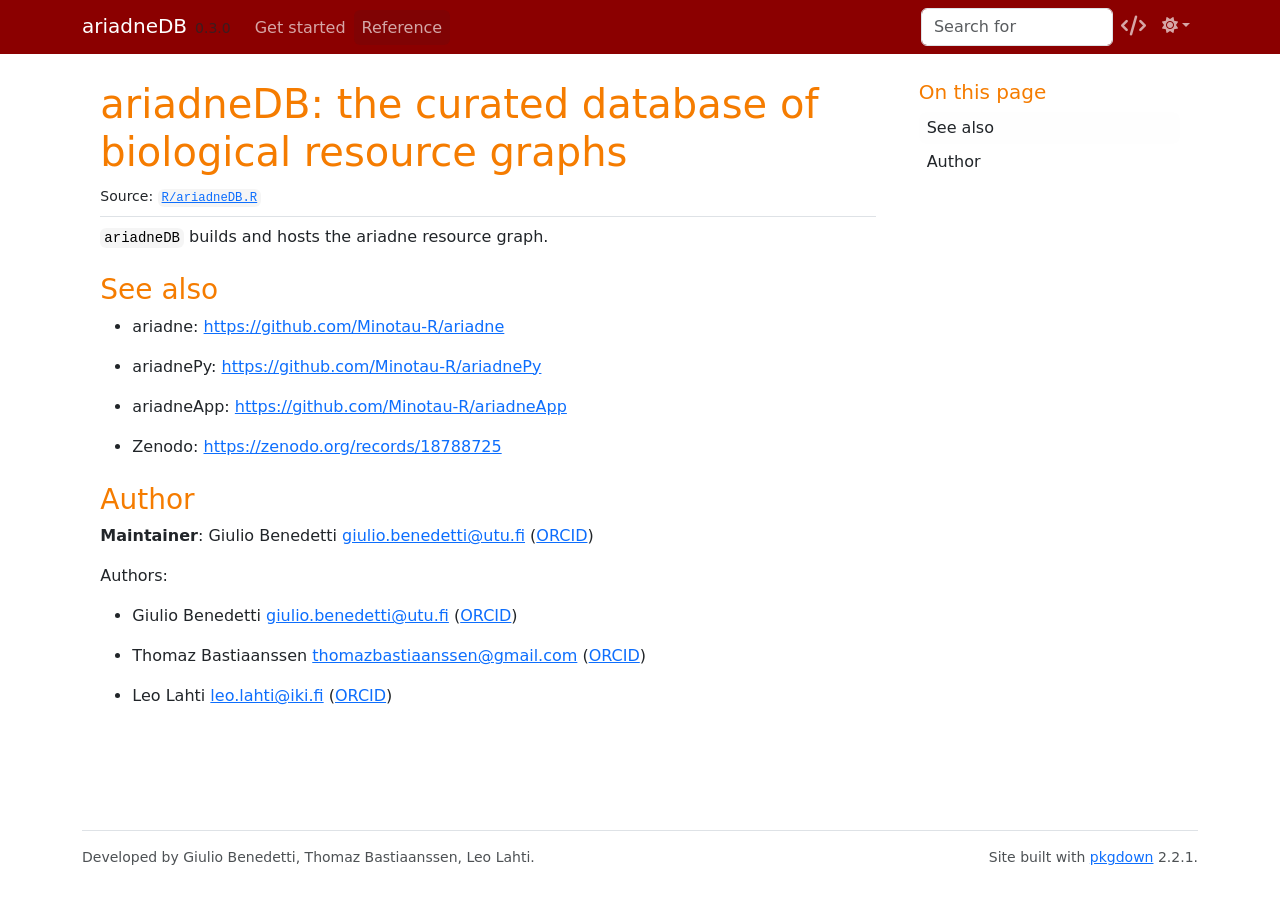
<file: reference/ariadneDB-package.html>
<html>
  <head>
    <meta http-equiv="refresh" content="0;URL=https://minotau-r.github.io/ariadneDB/reference/ariadneDB.html" />
    <meta name="robots" content="noindex">
    <link rel="canonical" href="https://minotau-r.github.io/ariadneDB/reference/ariadneDB.html">
  </head>
</html>
</file>
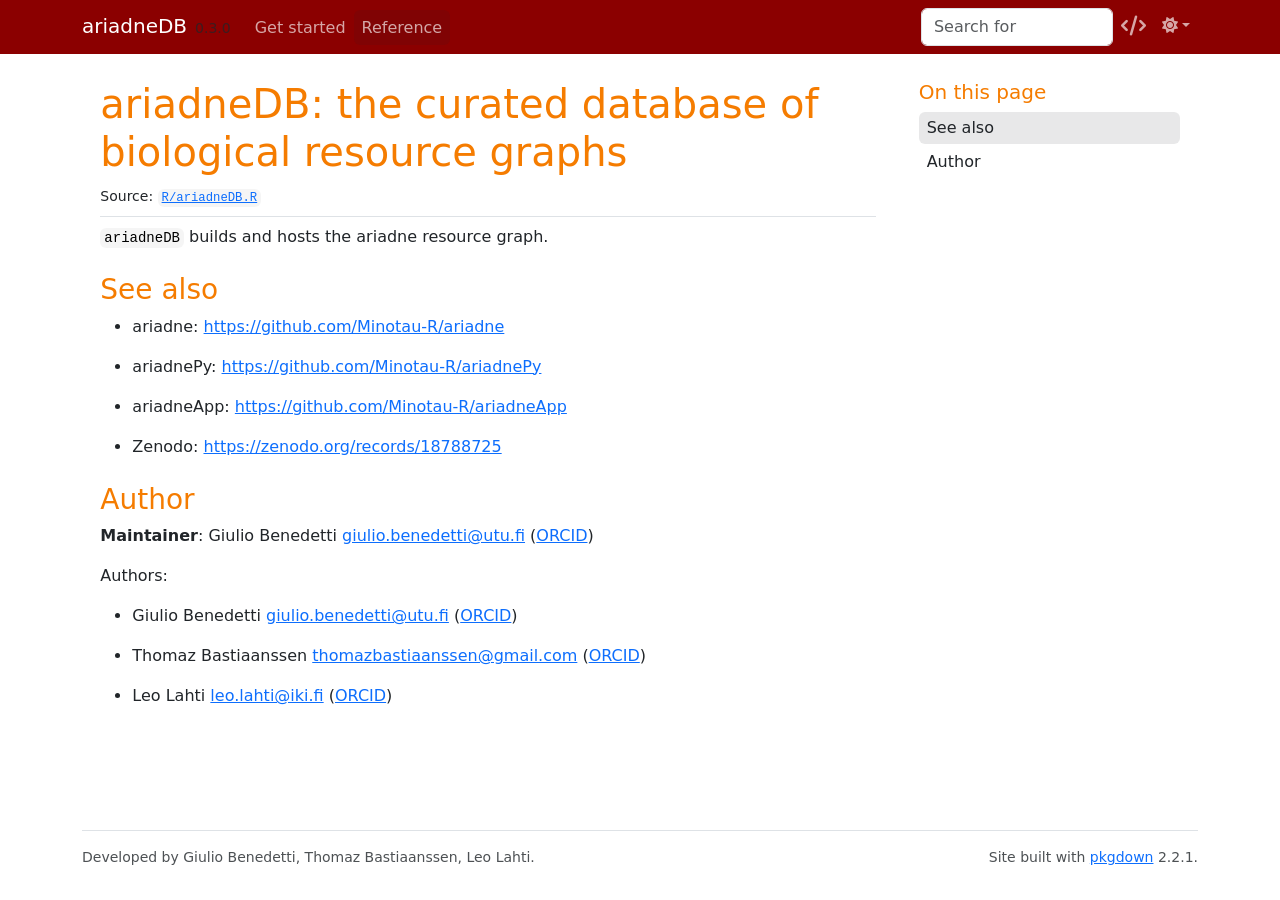
<file: reference/ariadneDB.html>
<!DOCTYPE html>
<!-- Generated by pkgdown: do not edit by hand --><html lang="en"><head><meta http-equiv="Content-Type" content="text/html; charset=UTF-8"><meta charset="utf-8"><meta http-equiv="X-UA-Compatible" content="IE=edge"><meta name="viewport" content="width=device-width, initial-scale=1, shrink-to-fit=no"><title>ariadneDB: the curated database of biological resource graphs — ariadneDB • ariadneDB</title><script src="../lightswitch.js"></script><script src="../deps/jquery-3.6.0/jquery-3.6.0.min.js"></script><meta name="viewport" content="width=device-width, initial-scale=1, shrink-to-fit=no"><link href="../deps/bootstrap-5.3.8/bootstrap.min.css" rel="stylesheet"><script src="../deps/bootstrap-5.3.8/bootstrap.bundle.min.js"></script><link href="../deps/font-awesome-6.5.2/css/all.min.css" rel="stylesheet"><link href="../deps/font-awesome-6.5.2/css/v4-shims.min.css" rel="stylesheet"><script src="../deps/headroom-0.11.0/headroom.min.js"></script><script src="../deps/headroom-0.11.0/jQuery.headroom.min.js"></script><script src="../deps/bootstrap-toc-1.0.1/bootstrap-toc.min.js"></script><script src="../deps/clipboard.js-2.0.11/clipboard.min.js"></script><script src="../deps/search-1.0.0/autocomplete.jquery.min.js"></script><script src="../deps/search-1.0.0/fuse.min.js"></script><script src="../deps/search-1.0.0/mark.min.js"></script><!-- pkgdown --><script src="../pkgdown.js"></script><link href="../extra.css" rel="stylesheet"><meta property="og:title" content="ariadneDB: the curated database of biological resource graphs — ariadneDB"><meta name="description" content="ariadneDB builds and hosts the ariadne resource graph."><meta property="og:description" content="ariadneDB builds and hosts the ariadne resource graph."></head><body>
    <a href="#main" class="visually-hidden-focusable">Skip to contents</a>


    <nav class="navbar navbar-expand-lg fixed-top " aria-label="Site navigation"><div class="container">

    <a class="navbar-brand me-2" href="../index.html">ariadneDB</a>

    <small class="nav-text text-muted me-auto" data-bs-toggle="tooltip" data-bs-placement="bottom" title="">0.3.0</small>


    <button class="navbar-toggler" type="button" data-bs-toggle="collapse" data-bs-target="#navbar" aria-controls="navbar" aria-expanded="false" aria-label="Toggle navigation">
      <span class="navbar-toggler-icon"></span>
    </button>

    <div id="navbar" class="collapse navbar-collapse ms-3">
      <ul class="navbar-nav me-auto"><li class="nav-item"><a class="nav-link" href="../articles/ariadneDB.html">Get started</a></li>
<li class="active nav-item"><a class="nav-link" href="../reference/index.html">Reference</a></li>
      </ul><ul class="navbar-nav"><li class="nav-item"><form class="form-inline" role="search">
 <input class="form-control" type="search" name="search-input" id="search-input" autocomplete="off" aria-label="Search site" placeholder="Search for" data-search-index="../search.json"></form></li>
<li class="nav-item"><a class="external-link nav-link" href="https://codeberg.org/Minotau-R/ariadneDB/" aria-label="Codeberg"><span class="fa fas fa-code fa-lg"></span></a></li>
<li class="nav-item dropdown">
  <button class="nav-link dropdown-toggle" type="button" id="dropdown-lightswitch" data-bs-toggle="dropdown" aria-expanded="false" aria-haspopup="true" aria-label="Light switch"><span class="fa fa-sun"></span></button>
  <ul class="dropdown-menu dropdown-menu-end" aria-labelledby="dropdown-lightswitch"><li><button class="dropdown-item" data-bs-theme-value="light"><span class="fa fa-sun"></span> Light</button></li>
    <li><button class="dropdown-item" data-bs-theme-value="dark"><span class="fa fa-moon"></span> Dark</button></li>
    <li><button class="dropdown-item" data-bs-theme-value="auto"><span class="fa fa-adjust"></span> Auto</button></li>
  </ul></li>
      </ul></div>


  </div>
</nav><div class="container template-reference-topic">
<div class="row">
  <main id="main" class="col-md-9"><div class="page-header">

      <h1>ariadneDB: the curated database of biological resource graphs</h1>
      <small class="dont-index">Source: <a href="https://codeberg.org/Minotau-R/ariadneDB/src/branch/devel/R/ariadneDB.R" class="external-link"><code>R/ariadneDB.R</code></a></small>
      <div class="d-none name"><code>ariadneDB.Rd</code></div>
    </div>

    <div class="ref-description section level2">
    <p><code>ariadneDB</code> builds and hosts the ariadne resource graph.</p>
    </div>


    <div class="section level2">
    <h2 id="see-also">See also<a class="anchor" aria-label="anchor" href="#see-also"></a></h2>
    <div class="dont-index">
<ul><li><p>ariadne: <a href="https://github.com/Minotau-R/ariadne" class="external-link">https://github.com/Minotau-R/ariadne</a></p></li>
<li><p>ariadnePy: <a href="https://github.com/Minotau-R/ariadnePy" class="external-link">https://github.com/Minotau-R/ariadnePy</a></p></li>
<li><p>ariadneApp: <a href="https://github.com/Minotau-R/ariadneApp" class="external-link">https://github.com/Minotau-R/ariadneApp</a></p></li>
<li><p>Zenodo: <a href="https://zenodo.org/records/18788725" class="external-link">https://zenodo.org/records/18788725</a></p></li>
</ul></div>
    </div>
    <div class="section level2">
    <h2 id="author">Author<a class="anchor" aria-label="anchor" href="#author"></a></h2>
    <p><strong>Maintainer</strong>: Giulio Benedetti <a href="mailto:giulio.benedetti@utu.fi">giulio.benedetti@utu.fi</a> (<a href="https://orcid.org/0000-0002-8732-7692" class="external-link">ORCID</a>)</p>
<p>Authors:</p><ul><li><p>Giulio Benedetti <a href="mailto:giulio.benedetti@utu.fi">giulio.benedetti@utu.fi</a> (<a href="https://orcid.org/0000-0002-8732-7692" class="external-link">ORCID</a>)</p></li>
<li><p>Thomaz Bastiaanssen <a href="mailto:thomazbastiaanssen@gmail.com">thomazbastiaanssen@gmail.com</a> (<a href="https://orcid.org/0000-0001-6891-734X" class="external-link">ORCID</a>)</p></li>
<li><p>Leo Lahti <a href="mailto:leo.lahti@iki.fi">leo.lahti@iki.fi</a> (<a href="https://orcid.org/0000-0001-5537-637X" class="external-link">ORCID</a>)</p></li>
</ul></div>

  </main><aside class="col-md-3"><nav id="toc" aria-label="Table of contents"><h2>On this page</h2>
    </nav></aside></div>


    <footer><div class="pkgdown-footer-left">
  <p>Developed by Giulio Benedetti, Thomaz Bastiaanssen, Leo Lahti.</p>
</div>

<div class="pkgdown-footer-right">
  <p>Site built with <a href="https://pkgdown.r-lib.org/" class="external-link">pkgdown</a> 2.2.1.</p>
</div>

    </footer></div>





  </body></html>
</file>
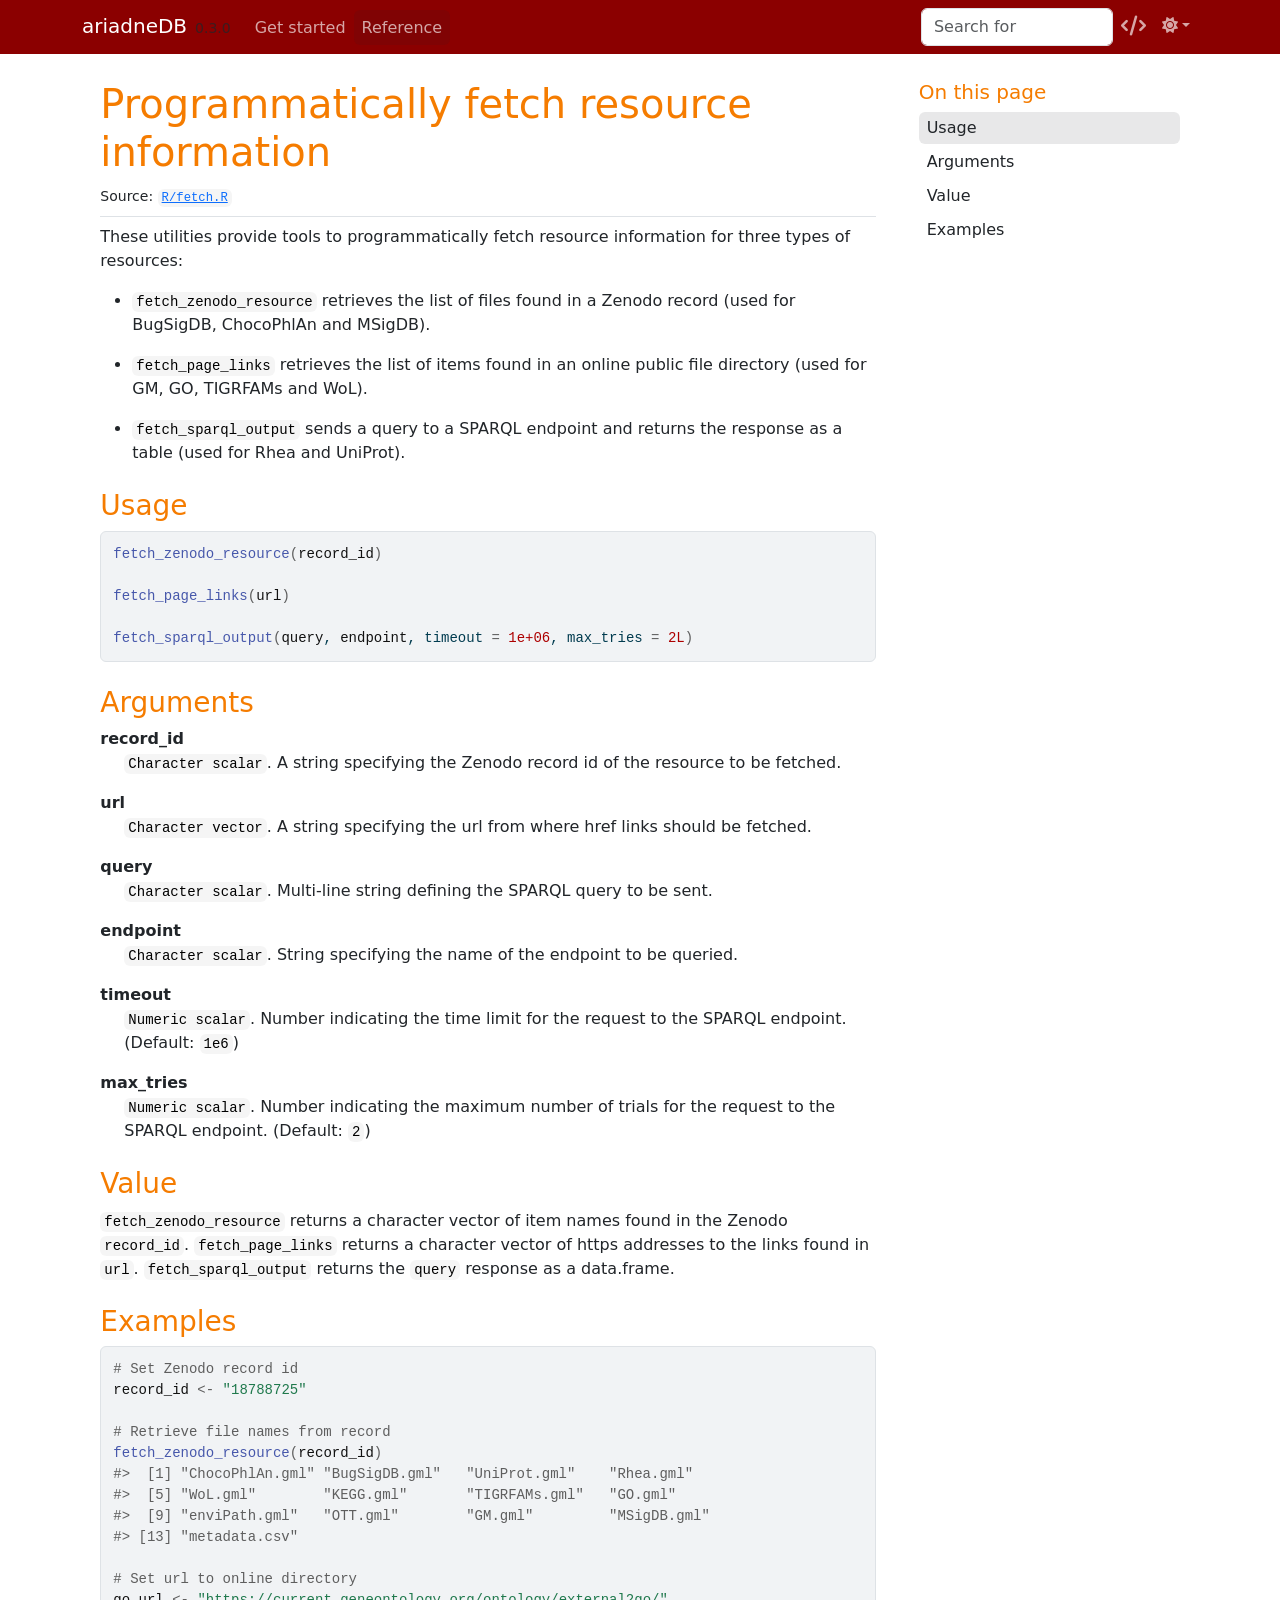
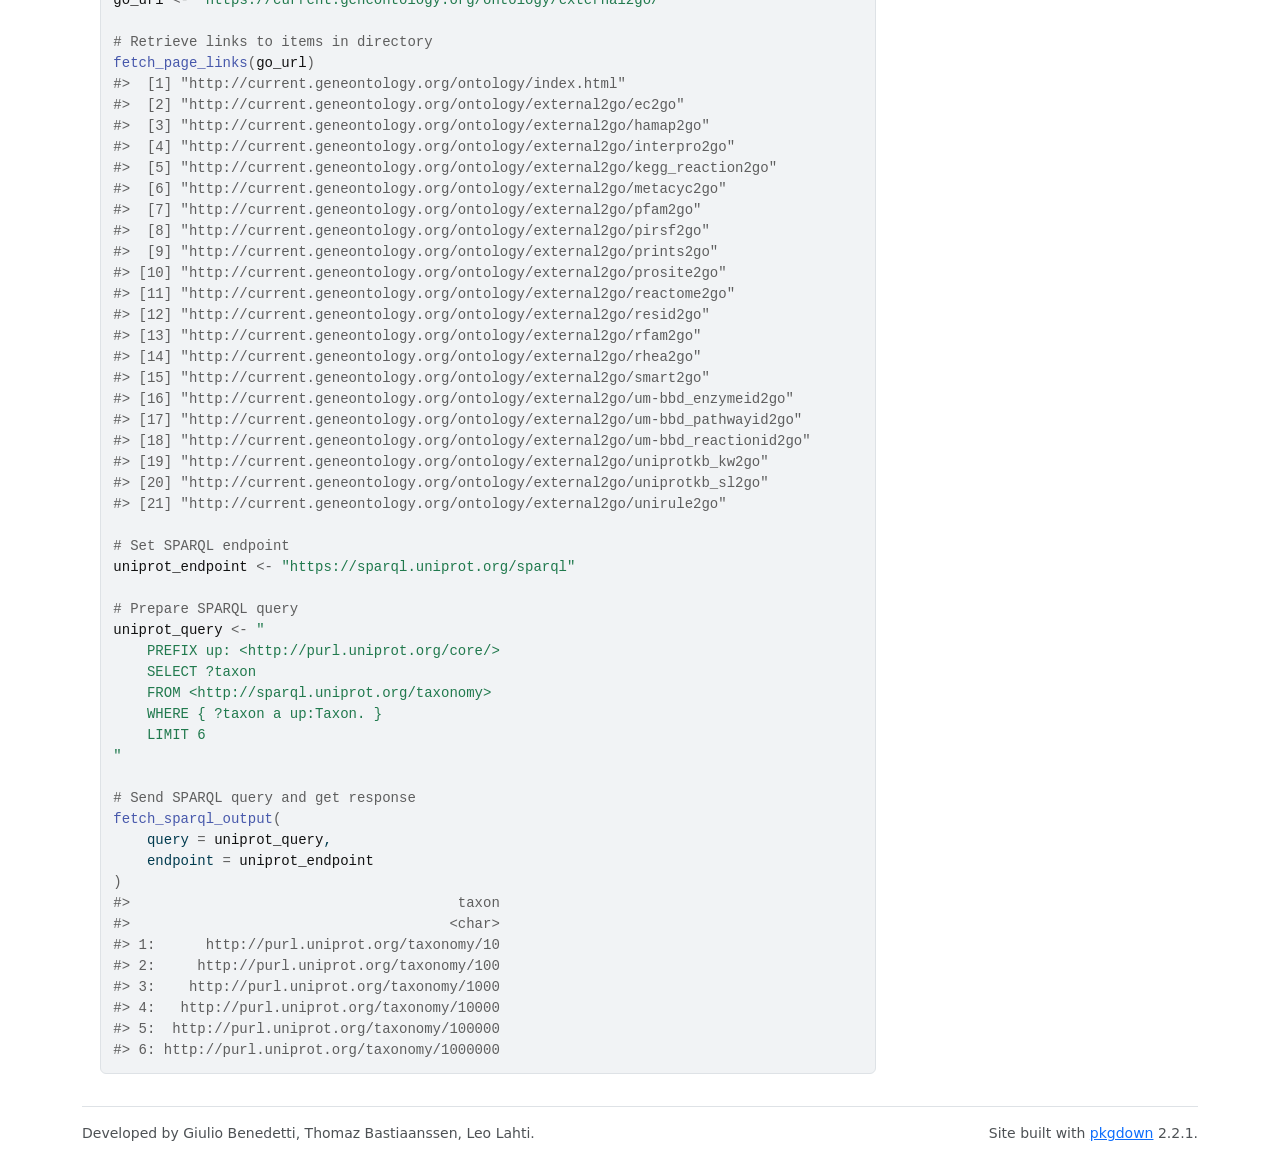
<file: reference/fetch.html>
<!DOCTYPE html>
<!-- Generated by pkgdown: do not edit by hand --><html lang="en"><head><meta http-equiv="Content-Type" content="text/html; charset=UTF-8"><meta charset="utf-8"><meta http-equiv="X-UA-Compatible" content="IE=edge"><meta name="viewport" content="width=device-width, initial-scale=1, shrink-to-fit=no"><title>Programmatically fetch resource information — fetch • ariadneDB</title><script src="../lightswitch.js"></script><script src="../deps/jquery-3.6.0/jquery-3.6.0.min.js"></script><meta name="viewport" content="width=device-width, initial-scale=1, shrink-to-fit=no"><link href="../deps/bootstrap-5.3.8/bootstrap.min.css" rel="stylesheet"><script src="../deps/bootstrap-5.3.8/bootstrap.bundle.min.js"></script><link href="../deps/font-awesome-6.5.2/css/all.min.css" rel="stylesheet"><link href="../deps/font-awesome-6.5.2/css/v4-shims.min.css" rel="stylesheet"><script src="../deps/headroom-0.11.0/headroom.min.js"></script><script src="../deps/headroom-0.11.0/jQuery.headroom.min.js"></script><script src="../deps/bootstrap-toc-1.0.1/bootstrap-toc.min.js"></script><script src="../deps/clipboard.js-2.0.11/clipboard.min.js"></script><script src="../deps/search-1.0.0/autocomplete.jquery.min.js"></script><script src="../deps/search-1.0.0/fuse.min.js"></script><script src="../deps/search-1.0.0/mark.min.js"></script><!-- pkgdown --><script src="../pkgdown.js"></script><link href="../extra.css" rel="stylesheet"><meta property="og:title" content="Programmatically fetch resource information — fetch"><meta name="description" content="These utilities provide tools to programmatically fetch resource information
for three types of resources:

fetch_zenodo_resource retrieves the list of files found in a
Zenodo record (used for BugSigDB, ChocoPhlAn and MSigDB).
fetch_page_links retrieves the list of items found in an
online public file directory (used for GM, GO, TIGRFAMs and WoL).
fetch_sparql_output sends a query to a SPARQL endpoint and
returns the response as a table (used for Rhea and UniProt).

"><meta property="og:description" content="These utilities provide tools to programmatically fetch resource information
for three types of resources:

fetch_zenodo_resource retrieves the list of files found in a
Zenodo record (used for BugSigDB, ChocoPhlAn and MSigDB).
fetch_page_links retrieves the list of items found in an
online public file directory (used for GM, GO, TIGRFAMs and WoL).
fetch_sparql_output sends a query to a SPARQL endpoint and
returns the response as a table (used for Rhea and UniProt).

"></head><body>
    <a href="#main" class="visually-hidden-focusable">Skip to contents</a>


    <nav class="navbar navbar-expand-lg fixed-top " aria-label="Site navigation"><div class="container">

    <a class="navbar-brand me-2" href="../index.html">ariadneDB</a>

    <small class="nav-text text-muted me-auto" data-bs-toggle="tooltip" data-bs-placement="bottom" title="">0.3.0</small>


    <button class="navbar-toggler" type="button" data-bs-toggle="collapse" data-bs-target="#navbar" aria-controls="navbar" aria-expanded="false" aria-label="Toggle navigation">
      <span class="navbar-toggler-icon"></span>
    </button>

    <div id="navbar" class="collapse navbar-collapse ms-3">
      <ul class="navbar-nav me-auto"><li class="nav-item"><a class="nav-link" href="../articles/ariadneDB.html">Get started</a></li>
<li class="active nav-item"><a class="nav-link" href="../reference/index.html">Reference</a></li>
      </ul><ul class="navbar-nav"><li class="nav-item"><form class="form-inline" role="search">
 <input class="form-control" type="search" name="search-input" id="search-input" autocomplete="off" aria-label="Search site" placeholder="Search for" data-search-index="../search.json"></form></li>
<li class="nav-item"><a class="external-link nav-link" href="https://codeberg.org/Minotau-R/ariadneDB/" aria-label="Codeberg"><span class="fa fas fa-code fa-lg"></span></a></li>
<li class="nav-item dropdown">
  <button class="nav-link dropdown-toggle" type="button" id="dropdown-lightswitch" data-bs-toggle="dropdown" aria-expanded="false" aria-haspopup="true" aria-label="Light switch"><span class="fa fa-sun"></span></button>
  <ul class="dropdown-menu dropdown-menu-end" aria-labelledby="dropdown-lightswitch"><li><button class="dropdown-item" data-bs-theme-value="light"><span class="fa fa-sun"></span> Light</button></li>
    <li><button class="dropdown-item" data-bs-theme-value="dark"><span class="fa fa-moon"></span> Dark</button></li>
    <li><button class="dropdown-item" data-bs-theme-value="auto"><span class="fa fa-adjust"></span> Auto</button></li>
  </ul></li>
      </ul></div>


  </div>
</nav><div class="container template-reference-topic">
<div class="row">
  <main id="main" class="col-md-9"><div class="page-header">

      <h1>Programmatically fetch resource information</h1>
      <small class="dont-index">Source: <a href="https://codeberg.org/Minotau-R/ariadneDB/src/branch/devel/R/fetch.R" class="external-link"><code>R/fetch.R</code></a></small>
      <div class="d-none name"><code>fetch.Rd</code></div>
    </div>

    <div class="ref-description section level2">
    <p>These utilities provide tools to programmatically fetch resource information
for three types of resources:</p>
<ul><li><p><code>fetch_zenodo_resource</code> retrieves the list of files found in a
Zenodo record (used for BugSigDB, ChocoPhlAn and MSigDB).</p></li>
<li><p><code>fetch_page_links</code> retrieves the list of items found in an
online public file directory (used for GM, GO, TIGRFAMs and WoL).</p></li>
<li><p><code>fetch_sparql_output</code> sends a query to a SPARQL endpoint and
returns the response as a table (used for Rhea and UniProt).</p></li>
</ul></div>

    <div class="section level2">
    <h2 id="ref-usage">Usage<a class="anchor" aria-label="anchor" href="#ref-usage"></a></h2>
    <div class="sourceCode"><pre class="sourceCode r"><code><span><span class="fu">fetch_zenodo_resource</span><span class="op">(</span><span class="va">record_id</span><span class="op">)</span></span>
<span></span>
<span><span class="fu">fetch_page_links</span><span class="op">(</span><span class="va">url</span><span class="op">)</span></span>
<span></span>
<span><span class="fu">fetch_sparql_output</span><span class="op">(</span><span class="va">query</span>, <span class="va">endpoint</span>, timeout <span class="op">=</span> <span class="fl">1e+06</span>, max_tries <span class="op">=</span> <span class="fl">2L</span><span class="op">)</span></span></code></pre></div>
    </div>

    <div class="section level2">
    <h2 id="arguments">Arguments<a class="anchor" aria-label="anchor" href="#arguments"></a></h2>


<dl><dt id="arg-record-id">record_id<a class="anchor" aria-label="anchor" href="#arg-record-id"></a></dt>
<dd><p><code>Character scalar</code>. A string specifying the Zenodo
record id of the resource to be fetched.</p></dd>


<dt id="arg-url">url<a class="anchor" aria-label="anchor" href="#arg-url"></a></dt>
<dd><p><code>Character vector</code>. A string specifying the url from where
href links should be fetched.</p></dd>


<dt id="arg-query">query<a class="anchor" aria-label="anchor" href="#arg-query"></a></dt>
<dd><p><code>Character scalar</code>. Multi-line string defining the SPARQL
query to be sent.</p></dd>


<dt id="arg-endpoint">endpoint<a class="anchor" aria-label="anchor" href="#arg-endpoint"></a></dt>
<dd><p><code>Character scalar</code>. String specifying the name of the
endpoint to be queried.</p></dd>


<dt id="arg-timeout">timeout<a class="anchor" aria-label="anchor" href="#arg-timeout"></a></dt>
<dd><p><code>Numeric scalar</code>. Number indicating the time limit for
the request to the SPARQL endpoint. (Default: <code>1e6</code>)</p></dd>


<dt id="arg-max-tries">max_tries<a class="anchor" aria-label="anchor" href="#arg-max-tries"></a></dt>
<dd><p><code>Numeric scalar</code>. Number indicating the maximum number
of trials for the request to the SPARQL endpoint. (Default: <code>2</code>)</p></dd>

</dl></div>
    <div class="section level2">
    <h2 id="value">Value<a class="anchor" aria-label="anchor" href="#value"></a></h2>
    <p><code>fetch_zenodo_resource</code> returns a character vector of item
names found in the Zenodo <code>record_id</code>. <code>fetch_page_links</code> returns
a character vector of https addresses to the links found in <code>url</code>.
<code>fetch_sparql_output</code> returns the <code>query</code> response as a data.frame.</p>
    </div>

    <div class="section level2">
    <h2 id="ref-examples">Examples<a class="anchor" aria-label="anchor" href="#ref-examples"></a></h2>
    <div class="sourceCode"><pre class="sourceCode r"><code><span class="r-in"><span><span class="co"># Set Zenodo record id</span></span></span>
<span class="r-in"><span><span class="va">record_id</span> <span class="op">&lt;-</span> <span class="st">"18788725"</span></span></span>
<span class="r-in"><span></span></span>
<span class="r-in"><span><span class="co"># Retrieve file names from record</span></span></span>
<span class="r-in"><span><span class="fu">fetch_zenodo_resource</span><span class="op">(</span><span class="va">record_id</span><span class="op">)</span></span></span>
<span class="r-out co"><span class="r-pr">#&gt;</span>  [1] "ChocoPhlAn.gml" "BugSigDB.gml"   "UniProt.gml"    "Rhea.gml"      </span>
<span class="r-out co"><span class="r-pr">#&gt;</span>  [5] "WoL.gml"        "KEGG.gml"       "TIGRFAMs.gml"   "GO.gml"        </span>
<span class="r-out co"><span class="r-pr">#&gt;</span>  [9] "enviPath.gml"   "OTT.gml"        "GM.gml"         "MSigDB.gml"    </span>
<span class="r-out co"><span class="r-pr">#&gt;</span> [13] "metadata.csv"  </span>
<span class="r-in"><span></span></span>
<span class="r-in"><span><span class="co"># Set url to online directory</span></span></span>
<span class="r-in"><span><span class="va">go_url</span> <span class="op">&lt;-</span> <span class="st">"https://current.geneontology.org/ontology/external2go/"</span></span></span>
<span class="r-in"><span></span></span>
<span class="r-in"><span><span class="co"># Retrieve links to items in directory</span></span></span>
<span class="r-in"><span><span class="fu">fetch_page_links</span><span class="op">(</span><span class="va">go_url</span><span class="op">)</span></span></span>
<span class="r-out co"><span class="r-pr">#&gt;</span>  [1] "http://current.geneontology.org/ontology/index.html"                      </span>
<span class="r-out co"><span class="r-pr">#&gt;</span>  [2] "http://current.geneontology.org/ontology/external2go/ec2go"               </span>
<span class="r-out co"><span class="r-pr">#&gt;</span>  [3] "http://current.geneontology.org/ontology/external2go/hamap2go"            </span>
<span class="r-out co"><span class="r-pr">#&gt;</span>  [4] "http://current.geneontology.org/ontology/external2go/interpro2go"         </span>
<span class="r-out co"><span class="r-pr">#&gt;</span>  [5] "http://current.geneontology.org/ontology/external2go/kegg_reaction2go"    </span>
<span class="r-out co"><span class="r-pr">#&gt;</span>  [6] "http://current.geneontology.org/ontology/external2go/metacyc2go"          </span>
<span class="r-out co"><span class="r-pr">#&gt;</span>  [7] "http://current.geneontology.org/ontology/external2go/pfam2go"             </span>
<span class="r-out co"><span class="r-pr">#&gt;</span>  [8] "http://current.geneontology.org/ontology/external2go/pirsf2go"            </span>
<span class="r-out co"><span class="r-pr">#&gt;</span>  [9] "http://current.geneontology.org/ontology/external2go/prints2go"           </span>
<span class="r-out co"><span class="r-pr">#&gt;</span> [10] "http://current.geneontology.org/ontology/external2go/prosite2go"          </span>
<span class="r-out co"><span class="r-pr">#&gt;</span> [11] "http://current.geneontology.org/ontology/external2go/reactome2go"         </span>
<span class="r-out co"><span class="r-pr">#&gt;</span> [12] "http://current.geneontology.org/ontology/external2go/resid2go"            </span>
<span class="r-out co"><span class="r-pr">#&gt;</span> [13] "http://current.geneontology.org/ontology/external2go/rfam2go"             </span>
<span class="r-out co"><span class="r-pr">#&gt;</span> [14] "http://current.geneontology.org/ontology/external2go/rhea2go"             </span>
<span class="r-out co"><span class="r-pr">#&gt;</span> [15] "http://current.geneontology.org/ontology/external2go/smart2go"            </span>
<span class="r-out co"><span class="r-pr">#&gt;</span> [16] "http://current.geneontology.org/ontology/external2go/um-bbd_enzymeid2go"  </span>
<span class="r-out co"><span class="r-pr">#&gt;</span> [17] "http://current.geneontology.org/ontology/external2go/um-bbd_pathwayid2go" </span>
<span class="r-out co"><span class="r-pr">#&gt;</span> [18] "http://current.geneontology.org/ontology/external2go/um-bbd_reactionid2go"</span>
<span class="r-out co"><span class="r-pr">#&gt;</span> [19] "http://current.geneontology.org/ontology/external2go/uniprotkb_kw2go"     </span>
<span class="r-out co"><span class="r-pr">#&gt;</span> [20] "http://current.geneontology.org/ontology/external2go/uniprotkb_sl2go"     </span>
<span class="r-out co"><span class="r-pr">#&gt;</span> [21] "http://current.geneontology.org/ontology/external2go/unirule2go"          </span>
<span class="r-in"><span></span></span>
<span class="r-in"><span><span class="co"># Set SPARQL endpoint</span></span></span>
<span class="r-in"><span><span class="va">uniprot_endpoint</span> <span class="op">&lt;-</span> <span class="st">"https://sparql.uniprot.org/sparql"</span></span></span>
<span class="r-in"><span></span></span>
<span class="r-in"><span><span class="co"># Prepare SPARQL query</span></span></span>
<span class="r-in"><span><span class="va">uniprot_query</span> <span class="op">&lt;-</span> <span class="st">"</span></span></span>
<span class="r-in"><span><span class="st">    PREFIX up: &lt;http://purl.uniprot.org/core/&gt;</span></span></span>
<span class="r-in"><span><span class="st">    SELECT ?taxon</span></span></span>
<span class="r-in"><span><span class="st">    FROM &lt;http://sparql.uniprot.org/taxonomy&gt;</span></span></span>
<span class="r-in"><span><span class="st">    WHERE { ?taxon a up:Taxon. }</span></span></span>
<span class="r-in"><span><span class="st">    LIMIT 6</span></span></span>
<span class="r-in"><span><span class="st">"</span></span></span>
<span class="r-in"><span></span></span>
<span class="r-in"><span><span class="co"># Send SPARQL query and get response</span></span></span>
<span class="r-in"><span><span class="fu">fetch_sparql_output</span><span class="op">(</span></span></span>
<span class="r-in"><span>    query <span class="op">=</span> <span class="va">uniprot_query</span>,</span></span>
<span class="r-in"><span>    endpoint <span class="op">=</span> <span class="va">uniprot_endpoint</span></span></span>
<span class="r-in"><span><span class="op">)</span></span></span>
<span class="r-out co"><span class="r-pr">#&gt;</span>                                       taxon</span>
<span class="r-out co"><span class="r-pr">#&gt;</span>                                      &lt;char&gt;</span>
<span class="r-out co"><span class="r-pr">#&gt;</span> 1:      http://purl.uniprot.org/taxonomy/10</span>
<span class="r-out co"><span class="r-pr">#&gt;</span> 2:     http://purl.uniprot.org/taxonomy/100</span>
<span class="r-out co"><span class="r-pr">#&gt;</span> 3:    http://purl.uniprot.org/taxonomy/1000</span>
<span class="r-out co"><span class="r-pr">#&gt;</span> 4:   http://purl.uniprot.org/taxonomy/10000</span>
<span class="r-out co"><span class="r-pr">#&gt;</span> 5:  http://purl.uniprot.org/taxonomy/100000</span>
<span class="r-out co"><span class="r-pr">#&gt;</span> 6: http://purl.uniprot.org/taxonomy/1000000</span>
</code></pre></div>
    </div>
  </main><aside class="col-md-3"><nav id="toc" aria-label="Table of contents"><h2>On this page</h2>
    </nav></aside></div>


    <footer><div class="pkgdown-footer-left">
  <p>Developed by Giulio Benedetti, Thomaz Bastiaanssen, Leo Lahti.</p>
</div>

<div class="pkgdown-footer-right">
  <p>Site built with <a href="https://pkgdown.r-lib.org/" class="external-link">pkgdown</a> 2.2.1.</p>
</div>

    </footer></div>





  </body></html>
</file>
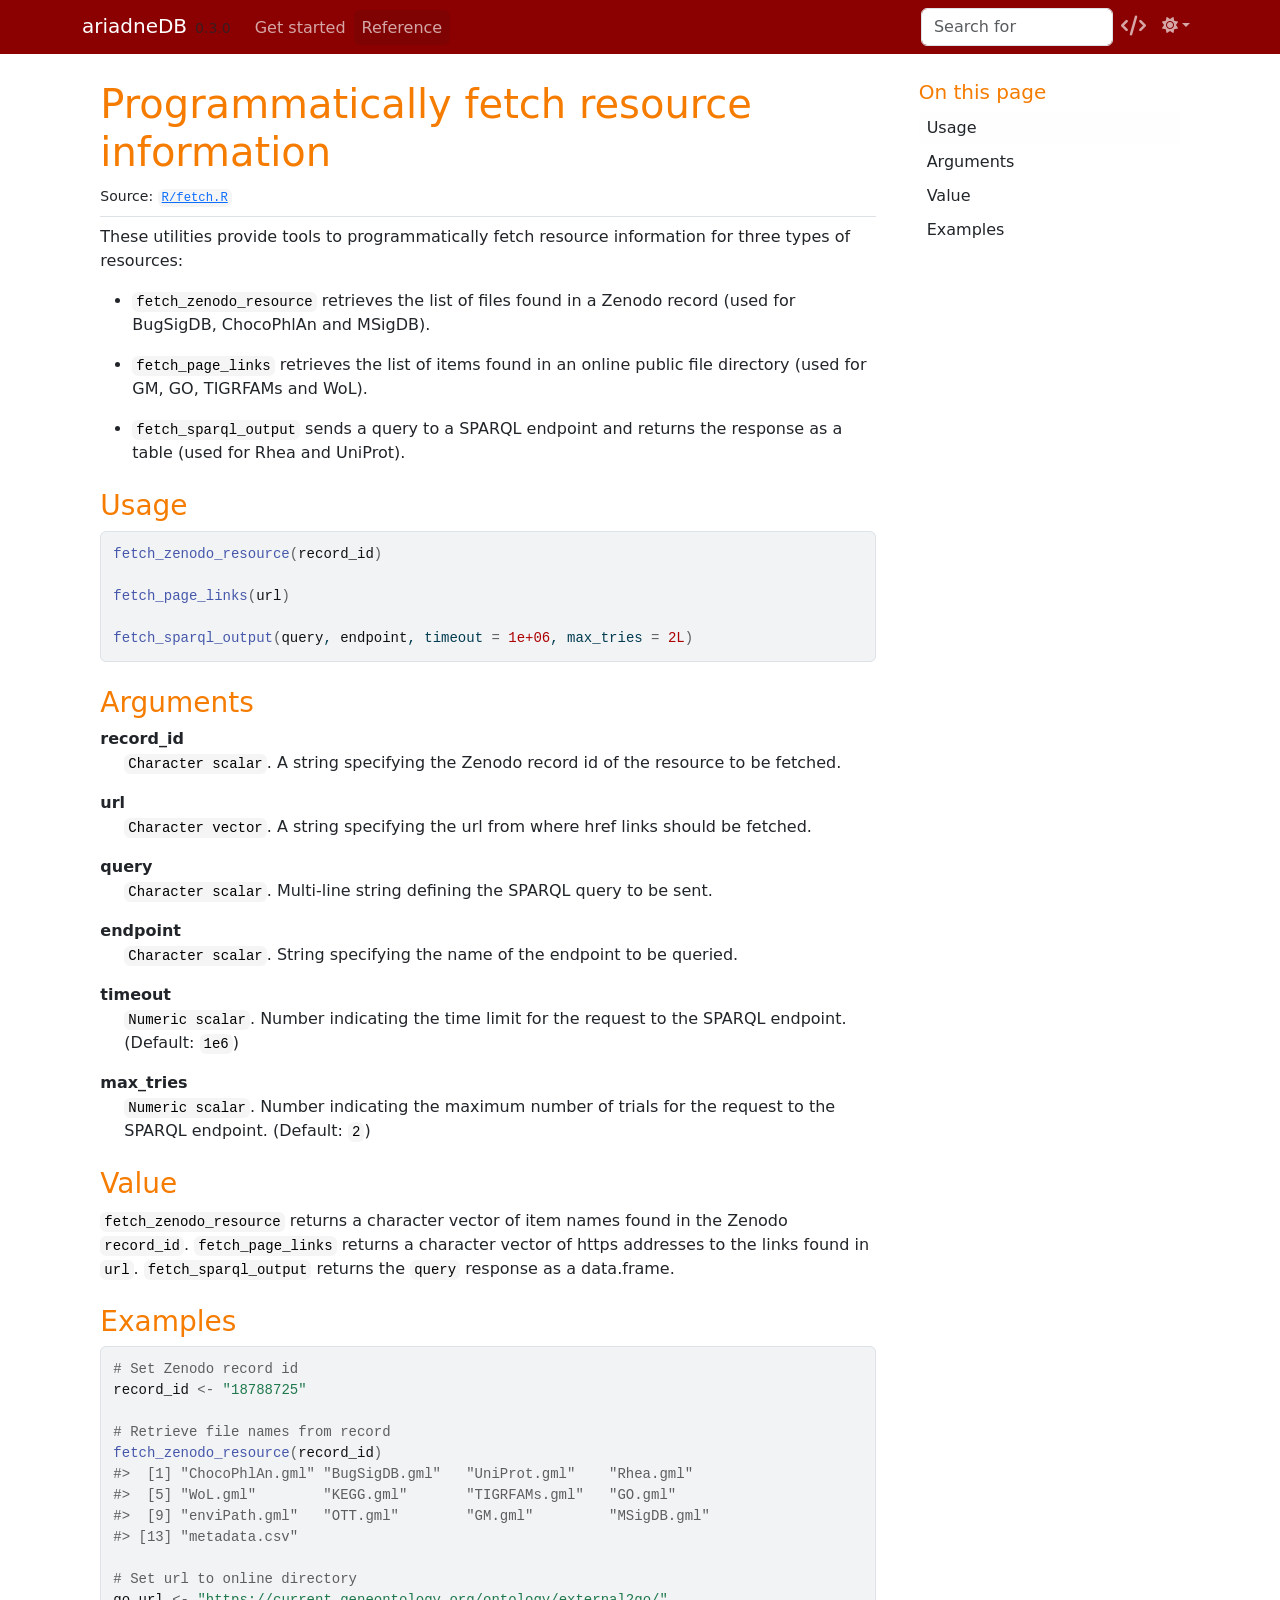
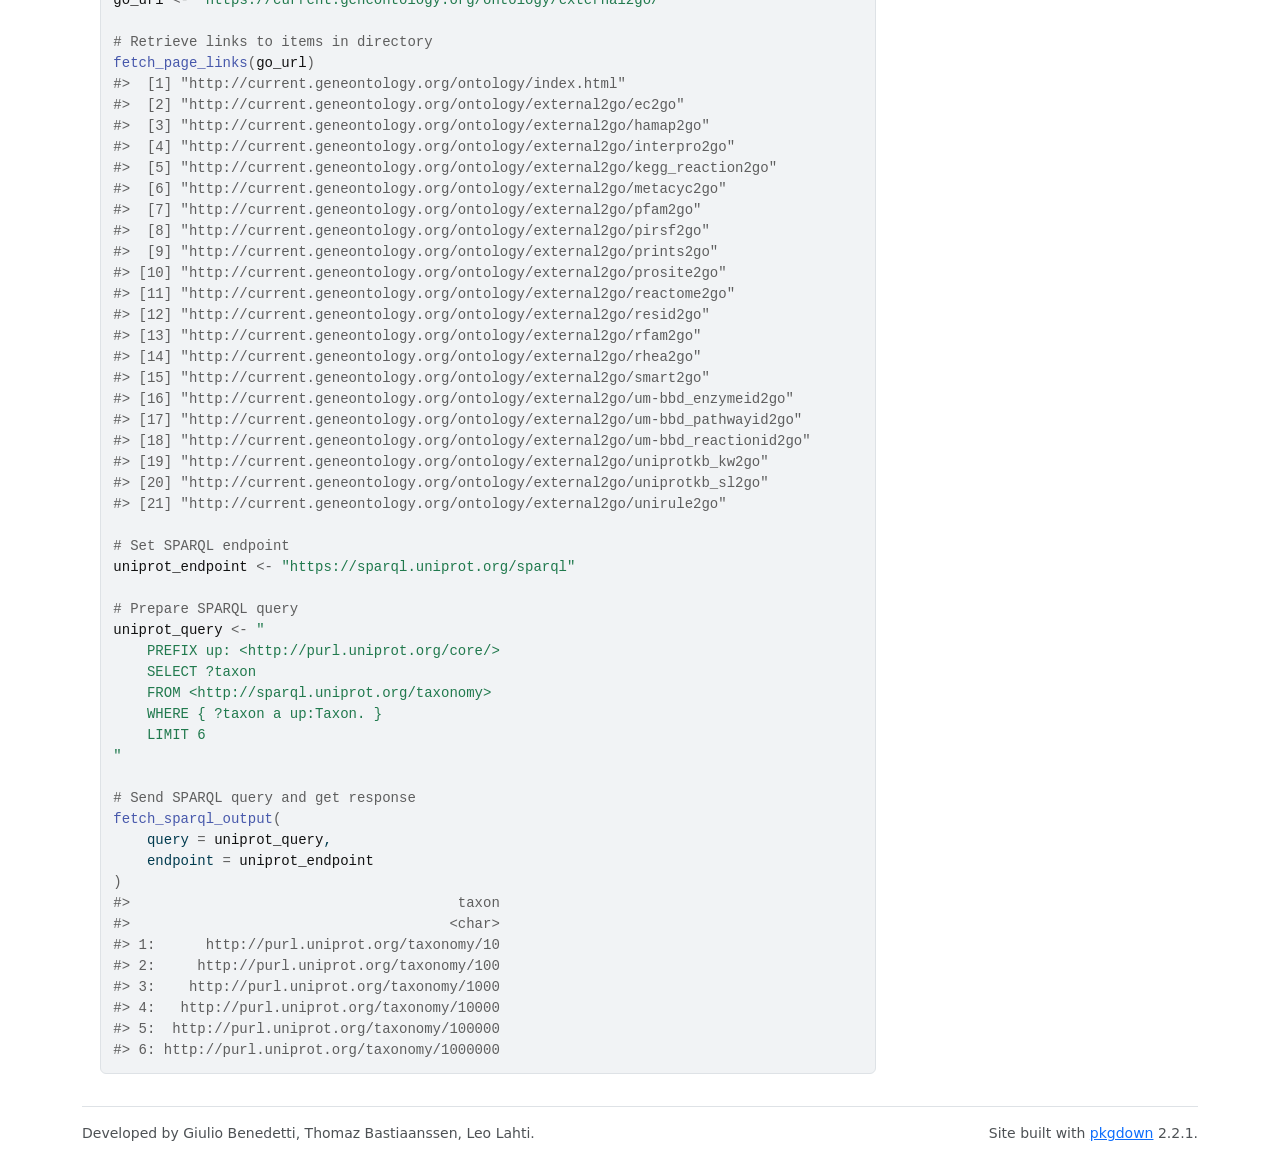
<file: reference/fetch_page_links.html>
<html>
  <head>
    <meta http-equiv="refresh" content="0;URL=https://minotau-r.github.io/ariadneDB/reference/fetch.html" />
    <meta name="robots" content="noindex">
    <link rel="canonical" href="https://minotau-r.github.io/ariadneDB/reference/fetch.html">
  </head>
</html>
</file>
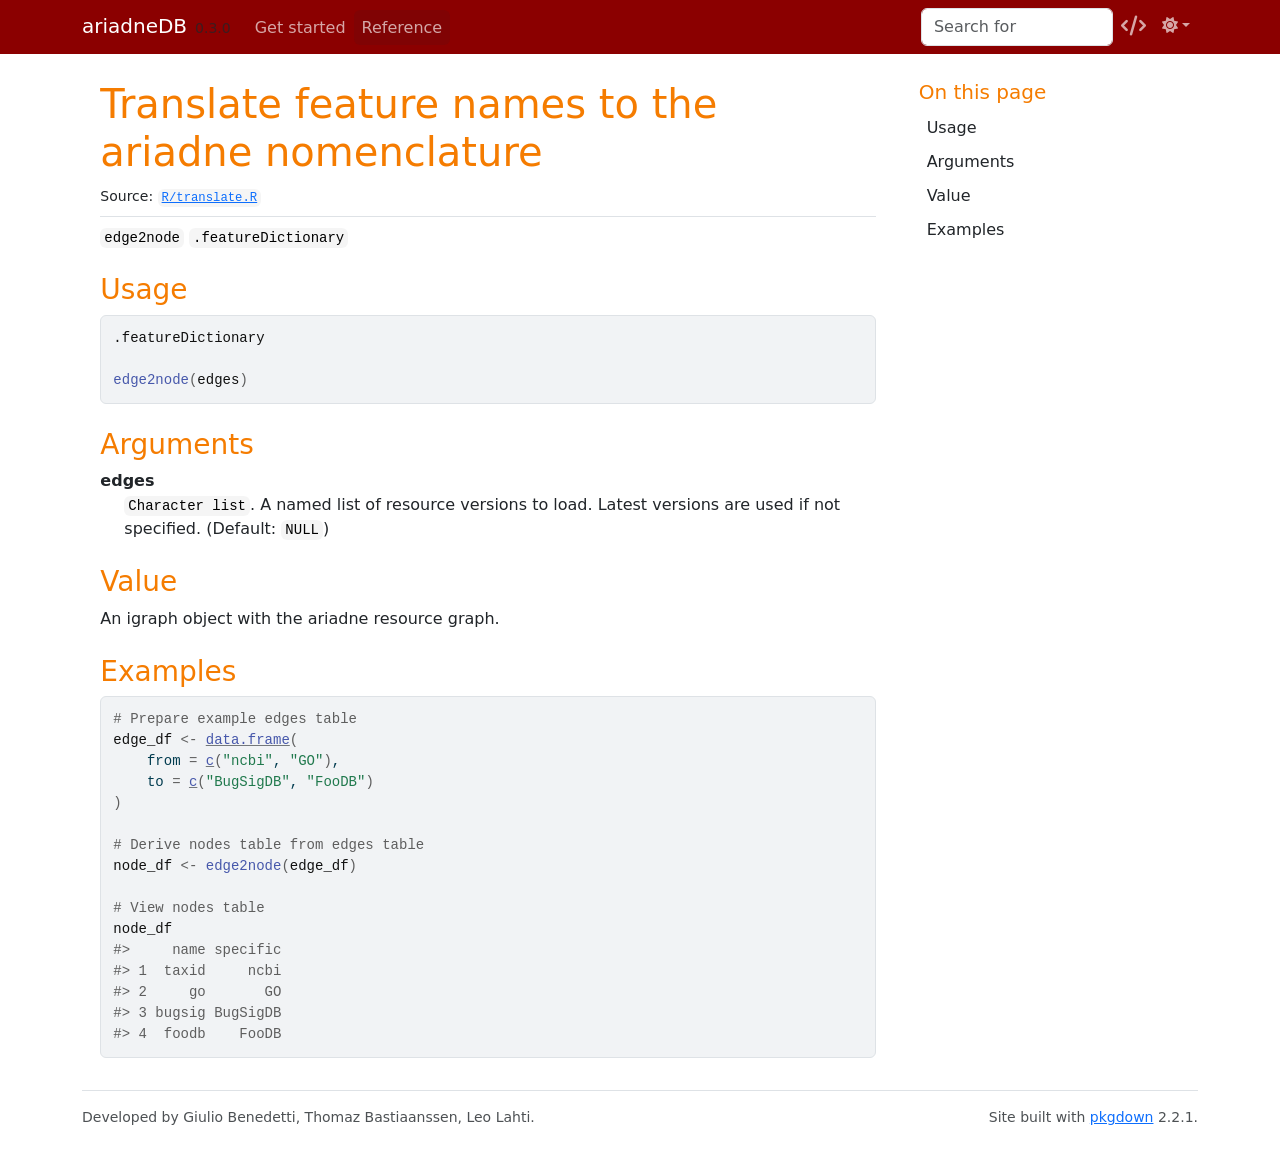
<file: reference/translate.html>
<!DOCTYPE html>
<!-- Generated by pkgdown: do not edit by hand --><html lang="en"><head><meta http-equiv="Content-Type" content="text/html; charset=UTF-8"><meta charset="utf-8"><meta http-equiv="X-UA-Compatible" content="IE=edge"><meta name="viewport" content="width=device-width, initial-scale=1, shrink-to-fit=no"><title>Translate feature names to the ariadne nomenclature — translate • ariadneDB</title><script src="../lightswitch.js"></script><script src="../deps/jquery-3.6.0/jquery-3.6.0.min.js"></script><meta name="viewport" content="width=device-width, initial-scale=1, shrink-to-fit=no"><link href="../deps/bootstrap-5.3.8/bootstrap.min.css" rel="stylesheet"><script src="../deps/bootstrap-5.3.8/bootstrap.bundle.min.js"></script><link href="../deps/font-awesome-6.5.2/css/all.min.css" rel="stylesheet"><link href="../deps/font-awesome-6.5.2/css/v4-shims.min.css" rel="stylesheet"><script src="../deps/headroom-0.11.0/headroom.min.js"></script><script src="../deps/headroom-0.11.0/jQuery.headroom.min.js"></script><script src="../deps/bootstrap-toc-1.0.1/bootstrap-toc.min.js"></script><script src="../deps/clipboard.js-2.0.11/clipboard.min.js"></script><script src="../deps/search-1.0.0/autocomplete.jquery.min.js"></script><script src="../deps/search-1.0.0/fuse.min.js"></script><script src="../deps/search-1.0.0/mark.min.js"></script><!-- pkgdown --><script src="../pkgdown.js"></script><link href="../extra.css" rel="stylesheet"><meta property="og:title" content="Translate feature names to the ariadne nomenclature — translate"><meta name="description" content="edge2node .featureDictionary"><meta property="og:description" content="edge2node .featureDictionary"></head><body>
    <a href="#main" class="visually-hidden-focusable">Skip to contents</a>


    <nav class="navbar navbar-expand-lg fixed-top " aria-label="Site navigation"><div class="container">

    <a class="navbar-brand me-2" href="../index.html">ariadneDB</a>

    <small class="nav-text text-muted me-auto" data-bs-toggle="tooltip" data-bs-placement="bottom" title="">0.3.0</small>


    <button class="navbar-toggler" type="button" data-bs-toggle="collapse" data-bs-target="#navbar" aria-controls="navbar" aria-expanded="false" aria-label="Toggle navigation">
      <span class="navbar-toggler-icon"></span>
    </button>

    <div id="navbar" class="collapse navbar-collapse ms-3">
      <ul class="navbar-nav me-auto"><li class="nav-item"><a class="nav-link" href="../articles/ariadneDB.html">Get started</a></li>
<li class="active nav-item"><a class="nav-link" href="../reference/index.html">Reference</a></li>
      </ul><ul class="navbar-nav"><li class="nav-item"><form class="form-inline" role="search">
 <input class="form-control" type="search" name="search-input" id="search-input" autocomplete="off" aria-label="Search site" placeholder="Search for" data-search-index="../search.json"></form></li>
<li class="nav-item"><a class="external-link nav-link" href="https://codeberg.org/Minotau-R/ariadneDB/" aria-label="Codeberg"><span class="fa fas fa-code fa-lg"></span></a></li>
<li class="nav-item dropdown">
  <button class="nav-link dropdown-toggle" type="button" id="dropdown-lightswitch" data-bs-toggle="dropdown" aria-expanded="false" aria-haspopup="true" aria-label="Light switch"><span class="fa fa-sun"></span></button>
  <ul class="dropdown-menu dropdown-menu-end" aria-labelledby="dropdown-lightswitch"><li><button class="dropdown-item" data-bs-theme-value="light"><span class="fa fa-sun"></span> Light</button></li>
    <li><button class="dropdown-item" data-bs-theme-value="dark"><span class="fa fa-moon"></span> Dark</button></li>
    <li><button class="dropdown-item" data-bs-theme-value="auto"><span class="fa fa-adjust"></span> Auto</button></li>
  </ul></li>
      </ul></div>


  </div>
</nav><div class="container template-reference-topic">
<div class="row">
  <main id="main" class="col-md-9"><div class="page-header">

      <h1>Translate feature names to the ariadne nomenclature</h1>
      <small class="dont-index">Source: <a href="https://codeberg.org/Minotau-R/ariadneDB/src/branch/devel/R/translate.R" class="external-link"><code>R/translate.R</code></a></small>
      <div class="d-none name"><code>translate.Rd</code></div>
    </div>

    <div class="ref-description section level2">
    <p><code>edge2node</code> <code>.featureDictionary</code></p>
    </div>

    <div class="section level2">
    <h2 id="ref-usage">Usage<a class="anchor" aria-label="anchor" href="#ref-usage"></a></h2>
    <div class="sourceCode"><pre class="sourceCode r"><code><span><span class="va">.featureDictionary</span></span>
<span></span>
<span><span class="fu">edge2node</span><span class="op">(</span><span class="va">edges</span><span class="op">)</span></span></code></pre></div>
    </div>

    <div class="section level2">
    <h2 id="arguments">Arguments<a class="anchor" aria-label="anchor" href="#arguments"></a></h2>


<dl><dt id="arg-edges">edges<a class="anchor" aria-label="anchor" href="#arg-edges"></a></dt>
<dd><p><code>Character list</code>. A named list of resource versions to
load. Latest versions are used if not specified. (Default: <code>NULL</code>)</p></dd>

</dl></div>
    <div class="section level2">
    <h2 id="value">Value<a class="anchor" aria-label="anchor" href="#value"></a></h2>
    <p>An igraph object with the ariadne resource graph.</p>
    </div>

    <div class="section level2">
    <h2 id="ref-examples">Examples<a class="anchor" aria-label="anchor" href="#ref-examples"></a></h2>
    <div class="sourceCode"><pre class="sourceCode r"><code><span class="r-in"><span><span class="co"># Prepare example edges table</span></span></span>
<span class="r-in"><span><span class="va">edge_df</span> <span class="op">&lt;-</span> <span class="fu"><a href="https://rdrr.io/r/base/data.frame.html" class="external-link">data.frame</a></span><span class="op">(</span></span></span>
<span class="r-in"><span>    from <span class="op">=</span> <span class="fu"><a href="https://rdrr.io/r/base/c.html" class="external-link">c</a></span><span class="op">(</span><span class="st">"ncbi"</span>, <span class="st">"GO"</span><span class="op">)</span>,</span></span>
<span class="r-in"><span>    to <span class="op">=</span> <span class="fu"><a href="https://rdrr.io/r/base/c.html" class="external-link">c</a></span><span class="op">(</span><span class="st">"BugSigDB"</span>, <span class="st">"FooDB"</span><span class="op">)</span></span></span>
<span class="r-in"><span><span class="op">)</span></span></span>
<span class="r-in"><span></span></span>
<span class="r-in"><span><span class="co"># Derive nodes table from edges table</span></span></span>
<span class="r-in"><span><span class="va">node_df</span> <span class="op">&lt;-</span> <span class="fu">edge2node</span><span class="op">(</span><span class="va">edge_df</span><span class="op">)</span></span></span>
<span class="r-in"><span></span></span>
<span class="r-in"><span><span class="co"># View nodes table</span></span></span>
<span class="r-in"><span><span class="va">node_df</span></span></span>
<span class="r-out co"><span class="r-pr">#&gt;</span>     name specific</span>
<span class="r-out co"><span class="r-pr">#&gt;</span> 1  taxid     ncbi</span>
<span class="r-out co"><span class="r-pr">#&gt;</span> 2     go       GO</span>
<span class="r-out co"><span class="r-pr">#&gt;</span> 3 bugsig BugSigDB</span>
<span class="r-out co"><span class="r-pr">#&gt;</span> 4  foodb    FooDB</span>
</code></pre></div>
    </div>
  </main><aside class="col-md-3"><nav id="toc" aria-label="Table of contents"><h2>On this page</h2>
    </nav></aside></div>


    <footer><div class="pkgdown-footer-left">
  <p>Developed by Giulio Benedetti, Thomaz Bastiaanssen, Leo Lahti.</p>
</div>

<div class="pkgdown-footer-right">
  <p>Site built with <a href="https://pkgdown.r-lib.org/" class="external-link">pkgdown</a> 2.2.1.</p>
</div>

    </footer></div>





  </body></html>
</file>
<file: extra.css>
/*
Developed and maintained by Giulio Benedetti (@RiboRings)
*/

/* ariadne colour palette */
:root {
  --dark-orange: #F57C00;
  --bright-orange: #FE9929;
  --white: #FFFFFF;
}

/* Bright Mode Headings */
h1, h2, h3 {
  color: var(--dark-orange) !important;
}

/* Dark Mode Headings */
[data-bs-theme="dark"] h1, 
[data-bs-theme="dark"] h2, 
[data-bs-theme="dark"] h3 {
  color: var(--bright-orange) !important;
}

/* Copy to Clipboard Buttons in Code Blocks */
.btn-copy-ex,
.clipboard-btn {
  background-color: var(--bright-orange) !important;
  border-color: var(--bright-orange) !important;
  color: var(--white) !important;
}

/* Hover state for contrast */
.btn-copy-ex:hover,
.clipboard-btn:hover {
  background-color: var(--dark-orange) !important;
  border-color: var(--dark-orange) !important;
  color: var(--white) !important;
}
</file>
<file: articles/ariadneDB_files/htmltools-fill-0.5.9/fill.css>
@layer htmltools {
  .html-fill-container {
    display: flex;
    flex-direction: column;
    /* Prevent the container from expanding vertically or horizontally beyond its
    parent's constraints. */
    min-height: 0;
    min-width: 0;
  }
  .html-fill-container > .html-fill-item {
    /* Fill items can grow and shrink freely within
    available vertical space in fillable container */
    flex: 1 1 auto;
    min-height: 0;
    min-width: 0;
  }
  .html-fill-container > :not(.html-fill-item) {
    /* Prevent shrinking or growing of non-fill items */
    flex: 0 0 auto;
  }
}
</file>
<file: articles/ariadneDB_files/datatables-css-0.0.0/datatables-crosstalk.css>
.dt-crosstalk-fade {
  opacity: 0.2;
}

html body div.DTS div.dataTables_scrollBody {
  background: none;
}


/*
Fix https://github.com/rstudio/DT/issues/563
If the `table.display` is set to "block" (e.g., pkgdown), the browser will display
datatable objects strangely. The search panel and the page buttons will still be
in full-width but the table body will be "compact" and shorter.
In therory, having this attributes will affect `dom="t"`
with `display: block` users. But in reality, there should be no one.
We may remove the below lines in the future if the upstream agree to have this there.
See https://github.com/DataTables/DataTablesSrc/issues/160
*/

table.dataTable {
  display: table;
}


/*
When DTOutput(fill = TRUE), it receives a .html-fill-item class (via htmltools::bindFillRole()), which effectively amounts to `flex: 1 1 auto`. That's mostly fine, but the case where `fillContainer=TRUE`+`height:auto`+`flex-basis:auto` and the container (e.g., a bslib::card()) doesn't have a defined height is a bit problematic since the table wants to fit the parent but the parent wants to fit the table, which results pretty small table height (maybe because there is a minimum height somewhere?). It seems better in this case to impose a 400px height default for the table, which we can do by setting `flex-basis` to 400px (the table is still allowed to grow/shrink when the container has an opinionated height).
*/

.html-fill-container > .html-fill-item.datatables {
  flex-basis: 400px;
}
</file>
<file: deps/font-awesome-6.5.2/css/v4-shims.min.css>
/*!
 * Font Awesome Free 6.5.2 by @fontawesome - https://fontawesome.com
 * License - https://fontawesome.com/license/free (Icons: CC BY 4.0, Fonts: SIL OFL 1.1, Code: MIT License)
 * Copyright 2024 Fonticons, Inc.
 */
.fa.fa-glass:before{content:"\f000"}.fa.fa-envelope-o{font-family:"Font Awesome 6 Free";font-weight:400}.fa.fa-envelope-o:before{content:"\f0e0"}.fa.fa-star-o{font-family:"Font Awesome 6 Free";font-weight:400}.fa.fa-star-o:before{content:"\f005"}.fa.fa-close:before,.fa.fa-remove:before{content:"\f00d"}.fa.fa-gear:before{content:"\f013"}.fa.fa-trash-o{font-family:"Font Awesome 6 Free";font-weight:400}.fa.fa-trash-o:before{content:"\f2ed"}.fa.fa-home:before{content:"\f015"}.fa.fa-file-o{font-family:"Font Awesome 6 Free";font-weight:400}.fa.fa-file-o:before{content:"\f15b"}.fa.fa-clock-o{font-family:"Font Awesome 6 Free";font-weight:400}.fa.fa-clock-o:before{content:"\f017"}.fa.fa-arrow-circle-o-down{font-family:"Font Awesome 6 Free";font-weight:400}.fa.fa-arrow-circle-o-down:before{content:"\f358"}.fa.fa-arrow-circle-o-up{font-family:"Font Awesome 6 Free";font-weight:400}.fa.fa-arrow-circle-o-up:before{content:"\f35b"}.fa.fa-play-circle-o{font-family:"Font Awesome 6 Free";font-weight:400}.fa.fa-play-circle-o:before{content:"\f144"}.fa.fa-repeat:before,.fa.fa-rotate-right:before{content:"\f01e"}.fa.fa-refresh:before{content:"\f021"}.fa.fa-list-alt{font-family:"Font Awesome 6 Free";font-weight:400}.fa.fa-list-alt:before{content:"\f022"}.fa.fa-dedent:before{content:"\f03b"}.fa.fa-video-camera:before{content:"\f03d"}.fa.fa-picture-o{font-family:"Font Awesome 6 Free";font-weight:400}.fa.fa-picture-o:before{content:"\f03e"}.fa.fa-photo{font-family:"Font Awesome 6 Free";font-weight:400}.fa.fa-photo:before{content:"\f03e"}.fa.fa-image{font-family:"Font Awesome 6 Free";font-weight:400}.fa.fa-image:before{content:"\f03e"}.fa.fa-map-marker:before{content:"\f3c5"}.fa.fa-pencil-square-o{font-family:"Font Awesome 6 Free";font-weight:400}.fa.fa-pencil-square-o:before{content:"\f044"}.fa.fa-edit{font-family:"Font Awesome 6 Free";font-weight:400}.fa.fa-edit:before{content:"\f044"}.fa.fa-share-square-o:before{content:"\f14d"}.fa.fa-check-square-o{font-family:"Font Awesome 6 Free";font-weight:400}.fa.fa-check-square-o:before{content:"\f14a"}.fa.fa-arrows:before{content:"\f0b2"}.fa.fa-times-circle-o{font-family:"Font Awesome 6 Free";font-weight:400}.fa.fa-times-circle-o:before{content:"\f057"}.fa.fa-check-circle-o{font-family:"Font Awesome 6 Free";font-weight:400}.fa.fa-check-circle-o:before{content:"\f058"}.fa.fa-mail-forward:before{content:"\f064"}.fa.fa-expand:before{content:"\f424"}.fa.fa-compress:before{content:"\f422"}.fa.fa-eye,.fa.fa-eye-slash{font-family:"Font Awesome 6 Free";font-weight:400}.fa.fa-warning:before{content:"\f071"}.fa.fa-calendar:before{content:"\f073"}.fa.fa-arrows-v:before{content:"\f338"}.fa.fa-arrows-h:before{content:"\f337"}.fa.fa-bar-chart-o:before,.fa.fa-bar-chart:before{content:"\e0e3"}.fa.fa-twitter-square{font-family:"Font Awesome 6 Brands";font-weight:400}.fa.fa-twitter-square:before{content:"\f081"}.fa.fa-facebook-square{font-family:"Font Awesome 6 Brands";font-weight:400}.fa.fa-facebook-square:before{content:"\f082"}.fa.fa-gears:before{content:"\f085"}.fa.fa-thumbs-o-up{font-family:"Font Awesome 6 Free";font-weight:400}.fa.fa-thumbs-o-up:before{content:"\f164"}.fa.fa-thumbs-o-down{font-family:"Font Awesome 6 Free";font-weight:400}.fa.fa-thumbs-o-down:before{content:"\f165"}.fa.fa-heart-o{font-family:"Font Awesome 6 Free";font-weight:400}.fa.fa-heart-o:before{content:"\f004"}.fa.fa-sign-out:before{content:"\f2f5"}.fa.fa-linkedin-square{font-family:"Font Awesome 6 Brands";font-weight:400}.fa.fa-linkedin-square:before{content:"\f08c"}.fa.fa-thumb-tack:before{content:"\f08d"}.fa.fa-external-link:before{content:"\f35d"}.fa.fa-sign-in:before{content:"\f2f6"}.fa.fa-github-square{font-family:"Font Awesome 6 Brands";font-weight:400}.fa.fa-github-square:before{content:"\f092"}.fa.fa-lemon-o{font-family:"Font Awesome 6 Free";font-weight:400}.fa.fa-lemon-o:before{content:"\f094"}.fa.fa-square-o{font-family:"Font Awesome 6 Free";font-weight:400}.fa.fa-square-o:before{content:"\f0c8"}.fa.fa-bookmark-o{font-family:"Font Awesome 6 Free";font-weight:400}.fa.fa-bookmark-o:before{content:"\f02e"}.fa.fa-facebook,.fa.fa-twitter{font-family:"Font Awesome 6 Brands";font-weight:400}.fa.fa-facebook:before{content:"\f39e"}.fa.fa-facebook-f{font-family:"Font Awesome 6 Brands";font-weight:400}.fa.fa-facebook-f:before{content:"\f39e"}.fa.fa-github{font-family:"Font Awesome 6 Brands";font-weight:400}.fa.fa-credit-card{font-family:"Font Awesome 6 Free";font-weight:400}.fa.fa-feed:before{content:"\f09e"}.fa.fa-hdd-o{font-family:"Font Awesome 6 Free";font-weight:400}.fa.fa-hdd-o:before{content:"\f0a0"}.fa.fa-hand-o-right{font-family:"Font Awesome 6 Free";font-weight:400}.fa.fa-hand-o-right:before{content:"\f0a4"}.fa.fa-hand-o-left{font-family:"Font Awesome 6 Free";font-weight:400}.fa.fa-hand-o-left:before{content:"\f0a5"}.fa.fa-hand-o-up{font-family:"Font Awesome 6 Free";font-weight:400}.fa.fa-hand-o-up:before{content:"\f0a6"}.fa.fa-hand-o-down{font-family:"Font Awesome 6 Free";font-weight:400}.fa.fa-hand-o-down:before{content:"\f0a7"}.fa.fa-globe:before{content:"\f57d"}.fa.fa-tasks:before{content:"\f828"}.fa.fa-arrows-alt:before{content:"\f31e"}.fa.fa-group:before{content:"\f0c0"}.fa.fa-chain:before{content:"\f0c1"}.fa.fa-cut:before{content:"\f0c4"}.fa.fa-files-o{font-family:"Font Awesome 6 Free";font-weight:400}.fa.fa-files-o:before{content:"\f0c5"}.fa.fa-floppy-o{font-family:"Font Awesome 6 Free";font-weight:400}.fa.fa-floppy-o:before{content:"\f0c7"}.fa.fa-save{font-family:"Font Awesome 6 Free";font-weight:400}.fa.fa-save:before{content:"\f0c7"}.fa.fa-navicon:before,.fa.fa-reorder:before{content:"\f0c9"}.fa.fa-magic:before{content:"\e2ca"}.fa.fa-pinterest,.fa.fa-pinterest-square{font-family:"Font Awesome 6 Brands";font-weight:400}.fa.fa-pinterest-square:before{content:"\f0d3"}.fa.fa-google-plus-square{font-family:"Font Awesome 6 Brands";font-weight:400}.fa.fa-google-plus-square:before{content:"\f0d4"}.fa.fa-google-plus{font-family:"Font Awesome 6 Brands";font-weight:400}.fa.fa-google-plus:before{content:"\f0d5"}.fa.fa-money:before{content:"\f3d1"}.fa.fa-unsorted:before{content:"\f0dc"}.fa.fa-sort-desc:before{content:"\f0dd"}.fa.fa-sort-asc:before{content:"\f0de"}.fa.fa-linkedin{font-family:"Font Awesome 6 Brands";font-weight:400}.fa.fa-linkedin:before{content:"\f0e1"}.fa.fa-rotate-left:before{content:"\f0e2"}.fa.fa-legal:before{content:"\f0e3"}.fa.fa-dashboard:before,.fa.fa-tachometer:before{content:"\f625"}.fa.fa-comment-o{font-family:"Font Awesome 6 Free";font-weight:400}.fa.fa-comment-o:before{content:"\f075"}.fa.fa-comments-o{font-family:"Font Awesome 6 Free";font-weight:400}.fa.fa-comments-o:before{content:"\f086"}.fa.fa-flash:before{content:"\f0e7"}.fa.fa-clipboard:before{content:"\f0ea"}.fa.fa-lightbulb-o{font-family:"Font Awesome 6 Free";font-weight:400}.fa.fa-lightbulb-o:before{content:"\f0eb"}.fa.fa-exchange:before{content:"\f362"}.fa.fa-cloud-download:before{content:"\f0ed"}.fa.fa-cloud-upload:before{content:"\f0ee"}.fa.fa-bell-o{font-family:"Font Awesome 6 Free";font-weight:400}.fa.fa-bell-o:before{content:"\f0f3"}.fa.fa-cutlery:before{content:"\f2e7"}.fa.fa-file-text-o{font-family:"Font Awesome 6 Free";font-weight:400}.fa.fa-file-text-o:before{content:"\f15c"}.fa.fa-building-o{font-family:"Font Awesome 6 Free";font-weight:400}.fa.fa-building-o:before{content:"\f1ad"}.fa.fa-hospital-o{font-family:"Font Awesome 6 Free";font-weight:400}.fa.fa-hospital-o:before{content:"\f0f8"}.fa.fa-tablet:before{content:"\f3fa"}.fa.fa-mobile-phone:before,.fa.fa-mobile:before{content:"\f3cd"}.fa.fa-circle-o{font-family:"Font Awesome 6 Free";font-weight:400}.fa.fa-circle-o:before{content:"\f111"}.fa.fa-mail-reply:before{content:"\f3e5"}.fa.fa-github-alt{font-family:"Font Awesome 6 Brands";font-weight:400}.fa.fa-folder-o{font-family:"Font Awesome 6 Free";font-weight:400}.fa.fa-folder-o:before{content:"\f07b"}.fa.fa-folder-open-o{font-family:"Font Awesome 6 Free";font-weight:400}.fa.fa-folder-open-o:before{content:"\f07c"}.fa.fa-smile-o{font-family:"Font Awesome 6 Free";font-weight:400}.fa.fa-smile-o:before{content:"\f118"}.fa.fa-frown-o{font-family:"Font Awesome 6 Free";font-weight:400}.fa.fa-frown-o:before{content:"\f119"}.fa.fa-meh-o{font-family:"Font Awesome 6 Free";font-weight:400}.fa.fa-meh-o:before{content:"\f11a"}.fa.fa-keyboard-o{font-family:"Font Awesome 6 Free";font-weight:400}.fa.fa-keyboard-o:before{content:"\f11c"}.fa.fa-flag-o{font-family:"Font Awesome 6 Free";font-weight:400}.fa.fa-flag-o:before{content:"\f024"}.fa.fa-mail-reply-all:before{content:"\f122"}.fa.fa-star-half-o{font-family:"Font Awesome 6 Free";font-weight:400}.fa.fa-star-half-o:before{content:"\f5c0"}.fa.fa-star-half-empty{font-family:"Font Awesome 6 Free";font-weight:400}.fa.fa-star-half-empty:before{content:"\f5c0"}.fa.fa-star-half-full{font-family:"Font Awesome 6 Free";font-weight:400}.fa.fa-star-half-full:before{content:"\f5c0"}.fa.fa-code-fork:before{content:"\f126"}.fa.fa-chain-broken:before,.fa.fa-unlink:before{content:"\f127"}.fa.fa-calendar-o{font-family:"Font Awesome 6 Free";font-weight:400}.fa.fa-calendar-o:before{content:"\f133"}.fa.fa-css3,.fa.fa-html5,.fa.fa-maxcdn{font-family:"Font Awesome 6 Brands";font-weight:400}.fa.fa-unlock-alt:before{content:"\f09c"}.fa.fa-minus-square-o{font-family:"Font Awesome 6 Free";font-weight:400}.fa.fa-minus-square-o:before{content:"\f146"}.fa.fa-level-up:before{content:"\f3bf"}.fa.fa-level-down:before{content:"\f3be"}.fa.fa-pencil-square:before{content:"\f14b"}.fa.fa-external-link-square:before{content:"\f360"}.fa.fa-compass{font-family:"Font Awesome 6 Free";font-weight:400}.fa.fa-caret-square-o-down{font-family:"Font Awesome 6 Free";font-weight:400}.fa.fa-caret-square-o-down:before{content:"\f150"}.fa.fa-toggle-down{font-family:"Font Awesome 6 Free";font-weight:400}.fa.fa-toggle-down:before{content:"\f150"}.fa.fa-caret-square-o-up{font-family:"Font Awesome 6 Free";font-weight:400}.fa.fa-caret-square-o-up:before{content:"\f151"}.fa.fa-toggle-up{font-family:"Font Awesome 6 Free";font-weight:400}.fa.fa-toggle-up:before{content:"\f151"}.fa.fa-caret-square-o-right{font-family:"Font Awesome 6 Free";font-weight:400}.fa.fa-caret-square-o-right:before{content:"\f152"}.fa.fa-toggle-right{font-family:"Font Awesome 6 Free";font-weight:400}.fa.fa-toggle-right:before{content:"\f152"}.fa.fa-eur:before,.fa.fa-euro:before{content:"\f153"}.fa.fa-gbp:before{content:"\f154"}.fa.fa-dollar:before,.fa.fa-usd:before{content:"\24"}.fa.fa-inr:before,.fa.fa-rupee:before{content:"\e1bc"}.fa.fa-cny:before,.fa.fa-jpy:before,.fa.fa-rmb:before,.fa.fa-yen:before{content:"\f157"}.fa.fa-rouble:before,.fa.fa-rub:before,.fa.fa-ruble:before{content:"\f158"}.fa.fa-krw:before,.fa.fa-won:before{content:"\f159"}.fa.fa-bitcoin,.fa.fa-btc{font-family:"Font Awesome 6 Brands";font-weight:400}.fa.fa-bitcoin:before{content:"\f15a"}.fa.fa-file-text:before{content:"\f15c"}.fa.fa-sort-alpha-asc:before{content:"\f15d"}.fa.fa-sort-alpha-desc:before{content:"\f881"}.fa.fa-sort-amount-asc:before{content:"\f884"}.fa.fa-sort-amount-desc:before{content:"\f160"}.fa.fa-sort-numeric-asc:before{content:"\f162"}.fa.fa-sort-numeric-desc:before{content:"\f886"}.fa.fa-youtube-square{font-family:"Font Awesome 6 Brands";font-weight:400}.fa.fa-youtube-square:before{content:"\f431"}.fa.fa-xing,.fa.fa-xing-square,.fa.fa-youtube{font-family:"Font Awesome 6 Brands";font-weight:400}.fa.fa-xing-square:before{content:"\f169"}.fa.fa-youtube-play{font-family:"Font Awesome 6 Brands";font-weight:400}.fa.fa-youtube-play:before{content:"\f167"}.fa.fa-adn,.fa.fa-bitbucket,.fa.fa-bitbucket-square,.fa.fa-dropbox,.fa.fa-flickr,.fa.fa-instagram,.fa.fa-stack-overflow{font-family:"Font Awesome 6 Brands";font-weight:400}.fa.fa-bitbucket-square:before{content:"\f171"}.fa.fa-tumblr,.fa.fa-tumblr-square{font-family:"Font Awesome 6 Brands";font-weight:400}.fa.fa-tumblr-square:before{content:"\f174"}.fa.fa-long-arrow-down:before{content:"\f309"}.fa.fa-long-arrow-up:before{content:"\f30c"}.fa.fa-long-arrow-left:before{content:"\f30a"}.fa.fa-long-arrow-right:before{content:"\f30b"}.fa.fa-android,.fa.fa-apple,.fa.fa-dribbble,.fa.fa-foursquare,.fa.fa-gittip,.fa.fa-gratipay,.fa.fa-linux,.fa.fa-skype,.fa.fa-trello,.fa.fa-windows{font-family:"Font Awesome 6 Brands";font-weight:400}.fa.fa-gittip:before{content:"\f184"}.fa.fa-sun-o{font-family:"Font Awesome 6 Free";font-weight:400}.fa.fa-sun-o:before{content:"\f185"}.fa.fa-moon-o{font-family:"Font Awesome 6 Free";font-weight:400}.fa.fa-moon-o:before{content:"\f186"}.fa.fa-pagelines,.fa.fa-renren,.fa.fa-stack-exchange,.fa.fa-vk,.fa.fa-weibo{font-family:"Font Awesome 6 Brands";font-weight:400}.fa.fa-arrow-circle-o-right{font-family:"Font Awesome 6 Free";font-weight:400}.fa.fa-arrow-circle-o-right:before{content:"\f35a"}.fa.fa-arrow-circle-o-left{font-family:"Font Awesome 6 Free";font-weight:400}.fa.fa-arrow-circle-o-left:before{content:"\f359"}.fa.fa-caret-square-o-left{font-family:"Font Awesome 6 Free";font-weight:400}.fa.fa-caret-square-o-left:before{content:"\f191"}.fa.fa-toggle-left{font-family:"Font Awesome 6 Free";font-weight:400}.fa.fa-toggle-left:before{content:"\f191"}.fa.fa-dot-circle-o{font-family:"Font Awesome 6 Free";font-weight:400}.fa.fa-dot-circle-o:before{content:"\f192"}.fa.fa-vimeo-square{font-family:"Font Awesome 6 Brands";font-weight:400}.fa.fa-vimeo-square:before{content:"\f194"}.fa.fa-try:before,.fa.fa-turkish-lira:before{content:"\e2bb"}.fa.fa-plus-square-o{font-family:"Font Awesome 6 Free";font-weight:400}.fa.fa-plus-square-o:before{content:"\f0fe"}.fa.fa-openid,.fa.fa-slack,.fa.fa-wordpress{font-family:"Font Awesome 6 Brands";font-weight:400}.fa.fa-bank:before,.fa.fa-institution:before{content:"\f19c"}.fa.fa-mortar-board:before{content:"\f19d"}.fa.fa-google,.fa.fa-reddit,.fa.fa-reddit-square,.fa.fa-yahoo{font-family:"Font Awesome 6 Brands";font-weight:400}.fa.fa-reddit-square:before{content:"\f1a2"}.fa.fa-behance,.fa.fa-behance-square,.fa.fa-delicious,.fa.fa-digg,.fa.fa-drupal,.fa.fa-joomla,.fa.fa-pied-piper-alt,.fa.fa-pied-piper-pp,.fa.fa-stumbleupon,.fa.fa-stumbleupon-circle{font-family:"Font Awesome 6 Brands";font-weight:400}.fa.fa-behance-square:before{content:"\f1b5"}.fa.fa-steam,.fa.fa-steam-square{font-family:"Font Awesome 6 Brands";font-weight:400}.fa.fa-steam-square:before{content:"\f1b7"}.fa.fa-automobile:before{content:"\f1b9"}.fa.fa-cab:before{content:"\f1ba"}.fa.fa-deviantart,.fa.fa-soundcloud,.fa.fa-spotify{font-family:"Font Awesome 6 Brands";font-weight:400}.fa.fa-file-pdf-o{font-family:"Font Awesome 6 Free";font-weight:400}.fa.fa-file-pdf-o:before{content:"\f1c1"}.fa.fa-file-word-o{font-family:"Font Awesome 6 Free";font-weight:400}.fa.fa-file-word-o:before{content:"\f1c2"}.fa.fa-file-excel-o{font-family:"Font Awesome 6 Free";font-weight:400}.fa.fa-file-excel-o:before{content:"\f1c3"}.fa.fa-file-powerpoint-o{font-family:"Font Awesome 6 Free";font-weight:400}.fa.fa-file-powerpoint-o:before{content:"\f1c4"}.fa.fa-file-image-o{font-family:"Font Awesome 6 Free";font-weight:400}.fa.fa-file-image-o:before{content:"\f1c5"}.fa.fa-file-photo-o{font-family:"Font Awesome 6 Free";font-weight:400}.fa.fa-file-photo-o:before{content:"\f1c5"}.fa.fa-file-picture-o{font-family:"Font Awesome 6 Free";font-weight:400}.fa.fa-file-picture-o:before{content:"\f1c5"}.fa.fa-file-archive-o{font-family:"Font Awesome 6 Free";font-weight:400}.fa.fa-file-archive-o:before{content:"\f1c6"}.fa.fa-file-zip-o{font-family:"Font Awesome 6 Free";font-weight:400}.fa.fa-file-zip-o:before{content:"\f1c6"}.fa.fa-file-audio-o{font-family:"Font Awesome 6 Free";font-weight:400}.fa.fa-file-audio-o:before{content:"\f1c7"}.fa.fa-file-sound-o{font-family:"Font Awesome 6 Free";font-weight:400}.fa.fa-file-sound-o:before{content:"\f1c7"}.fa.fa-file-video-o{font-family:"Font Awesome 6 Free";font-weight:400}.fa.fa-file-video-o:before{content:"\f1c8"}.fa.fa-file-movie-o{font-family:"Font Awesome 6 Free";font-weight:400}.fa.fa-file-movie-o:before{content:"\f1c8"}.fa.fa-file-code-o{font-family:"Font Awesome 6 Free";font-weight:400}.fa.fa-file-code-o:before{content:"\f1c9"}.fa.fa-codepen,.fa.fa-jsfiddle,.fa.fa-vine{font-family:"Font Awesome 6 Brands";font-weight:400}.fa.fa-life-bouy:before,.fa.fa-life-buoy:before,.fa.fa-life-saver:before,.fa.fa-support:before{content:"\f1cd"}.fa.fa-circle-o-notch:before{content:"\f1ce"}.fa.fa-ra,.fa.fa-rebel{font-family:"Font Awesome 6 Brands";font-weight:400}.fa.fa-ra:before{content:"\f1d0"}.fa.fa-resistance{font-family:"Font Awesome 6 Brands";font-weight:400}.fa.fa-resistance:before{content:"\f1d0"}.fa.fa-empire,.fa.fa-ge{font-family:"Font Awesome 6 Brands";font-weight:400}.fa.fa-ge:before{content:"\f1d1"}.fa.fa-git-square{font-family:"Font Awesome 6 Brands";font-weight:400}.fa.fa-git-square:before{content:"\f1d2"}.fa.fa-git,.fa.fa-hacker-news,.fa.fa-y-combinator-square{font-family:"Font Awesome 6 Brands";font-weight:400}.fa.fa-y-combinator-square:before{content:"\f1d4"}.fa.fa-yc-square{font-family:"Font Awesome 6 Brands";font-weight:400}.fa.fa-yc-square:before{content:"\f1d4"}.fa.fa-qq,.fa.fa-tencent-weibo,.fa.fa-wechat,.fa.fa-weixin{font-family:"Font Awesome 6 Brands";font-weight:400}.fa.fa-wechat:before{content:"\f1d7"}.fa.fa-send:before{content:"\f1d8"}.fa.fa-paper-plane-o{font-family:"Font Awesome 6 Free";font-weight:400}.fa.fa-paper-plane-o:before{content:"\f1d8"}.fa.fa-send-o{font-family:"Font Awesome 6 Free";font-weight:400}.fa.fa-send-o:before{content:"\f1d8"}.fa.fa-circle-thin{font-family:"Font Awesome 6 Free";font-weight:400}.fa.fa-circle-thin:before{content:"\f111"}.fa.fa-header:before{content:"\f1dc"}.fa.fa-futbol-o{font-family:"Font Awesome 6 Free";font-weight:400}.fa.fa-futbol-o:before{content:"\f1e3"}.fa.fa-soccer-ball-o{font-family:"Font Awesome 6 Free";font-weight:400}.fa.fa-soccer-ball-o:before{content:"\f1e3"}.fa.fa-slideshare,.fa.fa-twitch,.fa.fa-yelp{font-family:"Font Awesome 6 Brands";font-weight:400}.fa.fa-newspaper-o{font-family:"Font Awesome 6 Free";font-weight:400}.fa.fa-newspaper-o:before{content:"\f1ea"}.fa.fa-cc-amex,.fa.fa-cc-discover,.fa.fa-cc-mastercard,.fa.fa-cc-paypal,.fa.fa-cc-stripe,.fa.fa-cc-visa,.fa.fa-google-wallet,.fa.fa-paypal{font-family:"Font Awesome 6 Brands";font-weight:400}.fa.fa-bell-slash-o{font-family:"Font Awesome 6 Free";font-weight:400}.fa.fa-bell-slash-o:before{content:"\f1f6"}.fa.fa-trash:before{content:"\f2ed"}.fa.fa-copyright{font-family:"Font Awesome 6 Free";font-weight:400}.fa.fa-eyedropper:before{content:"\f1fb"}.fa.fa-area-chart:before{content:"\f1fe"}.fa.fa-pie-chart:before{content:"\f200"}.fa.fa-line-chart:before{content:"\f201"}.fa.fa-lastfm,.fa.fa-lastfm-square{font-family:"Font Awesome 6 Brands";font-weight:400}.fa.fa-lastfm-square:before{content:"\f203"}.fa.fa-angellist,.fa.fa-ioxhost{font-family:"Font Awesome 6 Brands";font-weight:400}.fa.fa-cc{font-family:"Font Awesome 6 Free";font-weight:400}.fa.fa-cc:before{content:"\f20a"}.fa.fa-ils:before,.fa.fa-shekel:before,.fa.fa-sheqel:before{content:"\f20b"}.fa.fa-buysellads,.fa.fa-connectdevelop,.fa.fa-dashcube,.fa.fa-forumbee,.fa.fa-leanpub,.fa.fa-sellsy,.fa.fa-shirtsinbulk,.fa.fa-simplybuilt,.fa.fa-skyatlas{font-family:"Font Awesome 6 Brands";font-weight:400}.fa.fa-diamond{font-family:"Font Awesome 6 Free";font-weight:400}.fa.fa-diamond:before{content:"\f3a5"}.fa.fa-intersex:before,.fa.fa-transgender:before{content:"\f224"}.fa.fa-transgender-alt:before{content:"\f225"}.fa.fa-facebook-official{font-family:"Font Awesome 6 Brands";font-weight:400}.fa.fa-facebook-official:before{content:"\f09a"}.fa.fa-pinterest-p,.fa.fa-whatsapp{font-family:"Font Awesome 6 Brands";font-weight:400}.fa.fa-hotel:before{content:"\f236"}.fa.fa-medium,.fa.fa-viacoin,.fa.fa-y-combinator,.fa.fa-yc{font-family:"Font Awesome 6 Brands";font-weight:400}.fa.fa-yc:before{content:"\f23b"}.fa.fa-expeditedssl,.fa.fa-opencart,.fa.fa-optin-monster{font-family:"Font Awesome 6 Brands";font-weight:400}.fa.fa-battery-4:before,.fa.fa-battery:before{content:"\f240"}.fa.fa-battery-3:before{content:"\f241"}.fa.fa-battery-2:before{content:"\f242"}.fa.fa-battery-1:before{content:"\f243"}.fa.fa-battery-0:before{content:"\f244"}.fa.fa-object-group,.fa.fa-object-ungroup,.fa.fa-sticky-note-o{font-family:"Font Awesome 6 Free";font-weight:400}.fa.fa-sticky-note-o:before{content:"\f249"}.fa.fa-cc-diners-club,.fa.fa-cc-jcb{font-family:"Font Awesome 6 Brands";font-weight:400}.fa.fa-clone{font-family:"Font Awesome 6 Free";font-weight:400}.fa.fa-hourglass-o:before{content:"\f254"}.fa.fa-hourglass-1:before{content:"\f251"}.fa.fa-hourglass-2:before{content:"\f252"}.fa.fa-hourglass-3:before{content:"\f253"}.fa.fa-hand-rock-o{font-family:"Font Awesome 6 Free";font-weight:400}.fa.fa-hand-rock-o:before{content:"\f255"}.fa.fa-hand-grab-o{font-family:"Font Awesome 6 Free";font-weight:400}.fa.fa-hand-grab-o:before{content:"\f255"}.fa.fa-hand-paper-o{font-family:"Font Awesome 6 Free";font-weight:400}.fa.fa-hand-paper-o:before{content:"\f256"}.fa.fa-hand-stop-o{font-family:"Font Awesome 6 Free";font-weight:400}.fa.fa-hand-stop-o:before{content:"\f256"}.fa.fa-hand-scissors-o{font-family:"Font Awesome 6 Free";font-weight:400}.fa.fa-hand-scissors-o:before{content:"\f257"}.fa.fa-hand-lizard-o{font-family:"Font Awesome 6 Free";font-weight:400}.fa.fa-hand-lizard-o:before{content:"\f258"}.fa.fa-hand-spock-o{font-family:"Font Awesome 6 Free";font-weight:400}.fa.fa-hand-spock-o:before{content:"\f259"}.fa.fa-hand-pointer-o{font-family:"Font Awesome 6 Free";font-weight:400}.fa.fa-hand-pointer-o:before{content:"\f25a"}.fa.fa-hand-peace-o{font-family:"Font Awesome 6 Free";font-weight:400}.fa.fa-hand-peace-o:before{content:"\f25b"}.fa.fa-registered{font-family:"Font Awesome 6 Free";font-weight:400}.fa.fa-creative-commons,.fa.fa-gg,.fa.fa-gg-circle,.fa.fa-odnoklassniki,.fa.fa-odnoklassniki-square{font-family:"Font Awesome 6 Brands";font-weight:400}.fa.fa-odnoklassniki-square:before{content:"\f264"}.fa.fa-chrome,.fa.fa-firefox,.fa.fa-get-pocket,.fa.fa-internet-explorer,.fa.fa-opera,.fa.fa-safari,.fa.fa-wikipedia-w{font-family:"Font Awesome 6 Brands";font-weight:400}.fa.fa-television:before{content:"\f26c"}.fa.fa-500px,.fa.fa-amazon,.fa.fa-contao{font-family:"Font Awesome 6 Brands";font-weight:400}.fa.fa-calendar-plus-o{font-family:"Font Awesome 6 Free";font-weight:400}.fa.fa-calendar-plus-o:before{content:"\f271"}.fa.fa-calendar-minus-o{font-family:"Font Awesome 6 Free";font-weight:400}.fa.fa-calendar-minus-o:before{content:"\f272"}.fa.fa-calendar-times-o{font-family:"Font Awesome 6 Free";font-weight:400}.fa.fa-calendar-times-o:before{content:"\f273"}.fa.fa-calendar-check-o{font-family:"Font Awesome 6 Free";font-weight:400}.fa.fa-calendar-check-o:before{content:"\f274"}.fa.fa-map-o{font-family:"Font Awesome 6 Free";font-weight:400}.fa.fa-map-o:before{content:"\f279"}.fa.fa-commenting:before{content:"\f4ad"}.fa.fa-commenting-o{font-family:"Font Awesome 6 Free";font-weight:400}.fa.fa-commenting-o:before{content:"\f4ad"}.fa.fa-houzz,.fa.fa-vimeo{font-family:"Font Awesome 6 Brands";font-weight:400}.fa.fa-vimeo:before{content:"\f27d"}.fa.fa-black-tie,.fa.fa-edge,.fa.fa-fonticons,.fa.fa-reddit-alien{font-family:"Font Awesome 6 Brands";font-weight:400}.fa.fa-credit-card-alt:before{content:"\f09d"}.fa.fa-codiepie,.fa.fa-fort-awesome,.fa.fa-mixcloud,.fa.fa-modx,.fa.fa-product-hunt,.fa.fa-scribd,.fa.fa-usb{font-family:"Font Awesome 6 Brands";font-weight:400}.fa.fa-pause-circle-o{font-family:"Font Awesome 6 Free";font-weight:400}.fa.fa-pause-circle-o:before{content:"\f28b"}.fa.fa-stop-circle-o{font-family:"Font Awesome 6 Free";font-weight:400}.fa.fa-stop-circle-o:before{content:"\f28d"}.fa.fa-bluetooth,.fa.fa-bluetooth-b,.fa.fa-envira,.fa.fa-gitlab,.fa.fa-wheelchair-alt,.fa.fa-wpbeginner,.fa.fa-wpforms{font-family:"Font Awesome 6 Brands";font-weight:400}.fa.fa-wheelchair-alt:before{content:"\f368"}.fa.fa-question-circle-o{font-family:"Font Awesome 6 Free";font-weight:400}.fa.fa-question-circle-o:before{content:"\f059"}.fa.fa-volume-control-phone:before{content:"\f2a0"}.fa.fa-asl-interpreting:before{content:"\f2a3"}.fa.fa-deafness:before,.fa.fa-hard-of-hearing:before{content:"\f2a4"}.fa.fa-glide,.fa.fa-glide-g{font-family:"Font Awesome 6 Brands";font-weight:400}.fa.fa-signing:before{content:"\f2a7"}.fa.fa-viadeo,.fa.fa-viadeo-square{font-family:"Font Awesome 6 Brands";font-weight:400}.fa.fa-viadeo-square:before{content:"\f2aa"}.fa.fa-snapchat,.fa.fa-snapchat-ghost{font-family:"Font Awesome 6 Brands";font-weight:400}.fa.fa-snapchat-ghost:before{content:"\f2ab"}.fa.fa-snapchat-square{font-family:"Font Awesome 6 Brands";font-weight:400}.fa.fa-snapchat-square:before{content:"\f2ad"}.fa.fa-first-order,.fa.fa-google-plus-official,.fa.fa-pied-piper,.fa.fa-themeisle,.fa.fa-yoast{font-family:"Font Awesome 6 Brands";font-weight:400}.fa.fa-google-plus-official:before{content:"\f2b3"}.fa.fa-google-plus-circle{font-family:"Font Awesome 6 Brands";font-weight:400}.fa.fa-google-plus-circle:before{content:"\f2b3"}.fa.fa-fa,.fa.fa-font-awesome{font-family:"Font Awesome 6 Brands";font-weight:400}.fa.fa-fa:before{content:"\f2b4"}.fa.fa-handshake-o{font-family:"Font Awesome 6 Free";font-weight:400}.fa.fa-handshake-o:before{content:"\f2b5"}.fa.fa-envelope-open-o{font-family:"Font Awesome 6 Free";font-weight:400}.fa.fa-envelope-open-o:before{content:"\f2b6"}.fa.fa-linode{font-family:"Font Awesome 6 Brands";font-weight:400}.fa.fa-address-book-o{font-family:"Font Awesome 6 Free";font-weight:400}.fa.fa-address-book-o:before{content:"\f2b9"}.fa.fa-vcard:before{content:"\f2bb"}.fa.fa-address-card-o{font-family:"Font Awesome 6 Free";font-weight:400}.fa.fa-address-card-o:before{content:"\f2bb"}.fa.fa-vcard-o{font-family:"Font Awesome 6 Free";font-weight:400}.fa.fa-vcard-o:before{content:"\f2bb"}.fa.fa-user-circle-o{font-family:"Font Awesome 6 Free";font-weight:400}.fa.fa-user-circle-o:before{content:"\f2bd"}.fa.fa-user-o{font-family:"Font Awesome 6 Free";font-weight:400}.fa.fa-user-o:before{content:"\f007"}.fa.fa-id-badge{font-family:"Font Awesome 6 Free";font-weight:400}.fa.fa-drivers-license:before{content:"\f2c2"}.fa.fa-id-card-o{font-family:"Font Awesome 6 Free";font-weight:400}.fa.fa-id-card-o:before{content:"\f2c2"}.fa.fa-drivers-license-o{font-family:"Font Awesome 6 Free";font-weight:400}.fa.fa-drivers-license-o:before{content:"\f2c2"}.fa.fa-free-code-camp,.fa.fa-quora,.fa.fa-telegram{font-family:"Font Awesome 6 Brands";font-weight:400}.fa.fa-thermometer-4:before,.fa.fa-thermometer:before{content:"\f2c7"}.fa.fa-thermometer-3:before{content:"\f2c8"}.fa.fa-thermometer-2:before{content:"\f2c9"}.fa.fa-thermometer-1:before{content:"\f2ca"}.fa.fa-thermometer-0:before{content:"\f2cb"}.fa.fa-bathtub:before,.fa.fa-s15:before{content:"\f2cd"}.fa.fa-window-maximize,.fa.fa-window-restore{font-family:"Font Awesome 6 Free";font-weight:400}.fa.fa-times-rectangle:before{content:"\f410"}.fa.fa-window-close-o{font-family:"Font Awesome 6 Free";font-weight:400}.fa.fa-window-close-o:before{content:"\f410"}.fa.fa-times-rectangle-o{font-family:"Font Awesome 6 Free";font-weight:400}.fa.fa-times-rectangle-o:before{content:"\f410"}.fa.fa-bandcamp,.fa.fa-eercast,.fa.fa-etsy,.fa.fa-grav,.fa.fa-imdb,.fa.fa-ravelry{font-family:"Font Awesome 6 Brands";font-weight:400}.fa.fa-eercast:before{content:"\f2da"}.fa.fa-snowflake-o{font-family:"Font Awesome 6 Free";font-weight:400}.fa.fa-snowflake-o:before{content:"\f2dc"}.fa.fa-meetup,.fa.fa-superpowers,.fa.fa-wpexplorer{font-family:"Font Awesome 6 Brands";font-weight:400}
</file>
<file: articles/ariadneDB_files/crosstalk-1.2.2/css/crosstalk.min.css>
.container-fluid.crosstalk-bscols{margin-left:-30px;margin-right:-30px;white-space:normal}body>.container-fluid.crosstalk-bscols{margin-left:auto;margin-right:auto}.crosstalk-input-checkboxgroup .crosstalk-options-group .crosstalk-options-column{display:inline-block;padding-right:12px;vertical-align:top}@media only screen and (max-width: 480px){.crosstalk-input-checkboxgroup .crosstalk-options-group .crosstalk-options-column{display:block;padding-right:inherit}}.crosstalk-input{margin-bottom:15px}.crosstalk-input .control-label{margin-bottom:0;vertical-align:middle}.crosstalk-input input[type="checkbox"]{margin:4px 0 0;margin-top:1px;line-height:normal}.crosstalk-input .checkbox{position:relative;display:block;margin-top:10px;margin-bottom:10px}.crosstalk-input .checkbox>label{padding-left:20px;margin-bottom:0;font-weight:400;cursor:pointer}.crosstalk-input .checkbox input[type="checkbox"],.crosstalk-input .checkbox-inline input[type="checkbox"]{position:absolute;margin-top:2px;margin-left:-20px}.crosstalk-input .checkbox+.checkbox{margin-top:-5px}.crosstalk-input .checkbox-inline{position:relative;display:inline-block;padding-left:20px;margin-bottom:0;font-weight:400;vertical-align:middle;cursor:pointer}.crosstalk-input .checkbox-inline+.checkbox-inline{margin-top:0;margin-left:10px}
</file>
